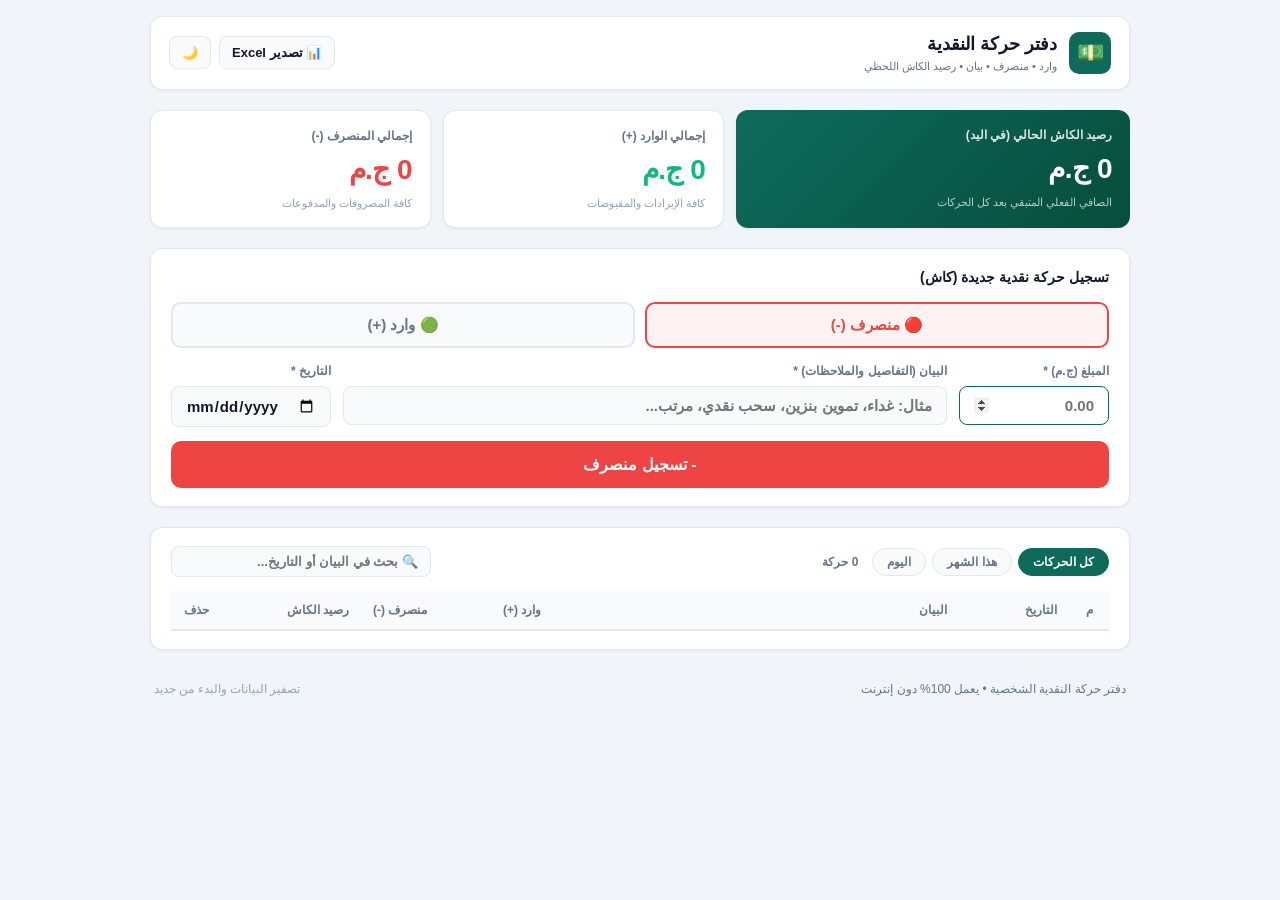
<file: cash/index.html>
<!DOCTYPE html>
<html lang="ar" dir="rtl">
<head>
  <meta charset="UTF-8">
  <meta name="viewport" content="width=device-width, initial-scale=1.0, maximum-scale=1.0, user-scalable=no">
  <title>دفتر حركة النقدية (وارد • منصرف • بيان • رصيد الكاش)</title>
  
  <meta name="theme-color" content="#0e6b5c">
  <link rel="stylesheet" href="styles.css">
  <link rel="icon" type="image/svg+xml" href="data:image/svg+xml,<svg xmlns='http://www.w3.org/2000/svg' viewBox='0 0 100 100'><rect width='100' height='100' rx='20' fill='%230e6b5c'/><text x='50' y='65' font-size='50' text-anchor='middle' fill='white'>💵</text></svg>">
</head>
<body>

<div class="container">

  <!-- Top Bar -->
  <header class="top-bar">
    <div class="top-brand">
      <div class="brand-icon">💵</div>
      <div>
        <div class="brand-name">دفتر حركة النقدية</div>
        <div class="brand-sub">وارد • منصرف • بيان • رصيد الكاش اللحظي</div>
      </div>
    </div>

    <div class="top-actions">
      <button id="btn-export-excel" class="btn-icon" title="تصدير كشيت إكسيل Excel">
        <span>📊 تصدير Excel</span>
      </button>
      <button id="btn-toggle-theme" class="btn-icon" title="الوضع الليلي / الفاتح">
        🌙
      </button>
    </div>
  </header>

  <!-- Cash Summary Stats Cards -->
  <section class="stats-grid">
    <div class="stat-box primary-balance">
      <div class="stat-title">رصيد الكاش الحالي (في اليد)</div>
      <div id="stat-current-balance" class="balance-val">0 ج.م</div>
      <div class="stat-sub">الصافي الفعلي المتبقي بعد كل الحركات</div>
    </div>

    <div class="stat-box">
      <div class="stat-title">إجمالي الوارد (+)</div>
      <div id="stat-total-in" class="balance-val text-in">0 ج.م</div>
      <div class="stat-sub">كافة الإيرادات والمقبوضات</div>
    </div>

    <div class="stat-box">
      <div class="stat-title">إجمالي المنصرف (-)</div>
      <div id="stat-total-out" class="balance-val text-out">0 ج.م</div>
      <div class="stat-sub">كافة المصروفات والمدفوعات</div>
    </div>
  </section>

  <!-- Add Cash Movement Form -->
  <section class="entry-card">
    <div class="entry-header">تسجيل حركة نقدية جديدة (كاش)</div>

    <form id="form-cash-entry">
      <!-- Type Selector Buttons -->
      <div class="type-buttons">
        <button type="button" id="btn-type-out" class="type-btn out active">
          <span>🔴 منصرف (-)</span>
        </button>
        <button type="button" id="btn-type-in" class="type-btn in">
          <span>🟢 وارد (+)</span>
        </button>
      </div>

      <!-- Inputs: Amount, Note, Date -->
      <div class="form-inputs-grid">
        <div class="form-field">
          <label class="form-label">المبلغ (ج.م) *</label>
          <input type="number" step="0.5" id="input-amount" class="form-input" placeholder="0.00" required autofocus>
        </div>

        <div class="form-field">
          <label class="form-label">البيان (التفاصيل والملاحظات) *</label>
          <input type="text" id="input-note" class="form-input" placeholder="مثال: غداء، تموين بنزين، سحب نقدي، مرتب..." required>
        </div>

        <div class="form-field">
          <label class="form-label">التاريخ *</label>
          <input type="date" id="input-date" class="form-input" required>
        </div>
      </div>

      <button type="submit" id="entry-submit-btn" class="btn-submit btn-out">
        - تسجيل منصرف
      </button>
    </form>
  </section>

  <!-- Ledger Table (دفتر النقدية) -->
  <section class="ledger-card">
    <div class="ledger-toolbar">
      <div class="filter-group">
        <button class="filter-btn active" data-period="all">كل الحركات</button>
        <button class="filter-btn" data-period="this_month">هذا الشهر</button>
        <button class="filter-btn" data-period="today">اليوم</button>
        <span id="tx-count-badge" style="align-self:center; font-size:12px; color:var(--text-muted); font-weight:700; margin-right:8px;">0 حركة</span>
      </div>

      <input type="text" id="input-search" class="form-input search-input" placeholder="🔍 بحث في البيان أو التاريخ...">
    </div>

    <div class="table-wrapper">
      <table class="ledger-table">
        <thead>
          <tr>
            <th style="width: 40px; text-align:center;">م</th>
            <th style="width: 110px;">التاريخ</th>
            <th>البيان</th>
            <th style="width: 130px; text-align:left;">وارد (+)</th>
            <th style="width: 130px; text-align:left;">منصرف (-)</th>
            <th style="width: 140px; text-align:right;">رصيد الكاش</th>
            <th style="width: 50px; text-align:center;">حذف</th>
          </tr>
        </thead>
        <tbody id="table-body">
          <!-- Injected via JS -->
        </tbody>
      </table>
    </div>
  </section>

  <!-- Footer -->
  <footer class="footer-bar">
    <div>دفتر حركة النقدية الشخصية • يعمل 100% دون إنترنت</div>
    <button id="btn-reset-data" style="background:transparent; border:none; color:var(--text-light); font-size:12px; cursor:pointer;" title="تصفير الدفتر">
      تصفير البيانات والبدء من جديد
    </button>
  </footer>

</div>

<!-- Scripts -->
<script src="xlsx.full.min.js"></script>
<script src="app.js"></script>

</body>
</html>
</file>
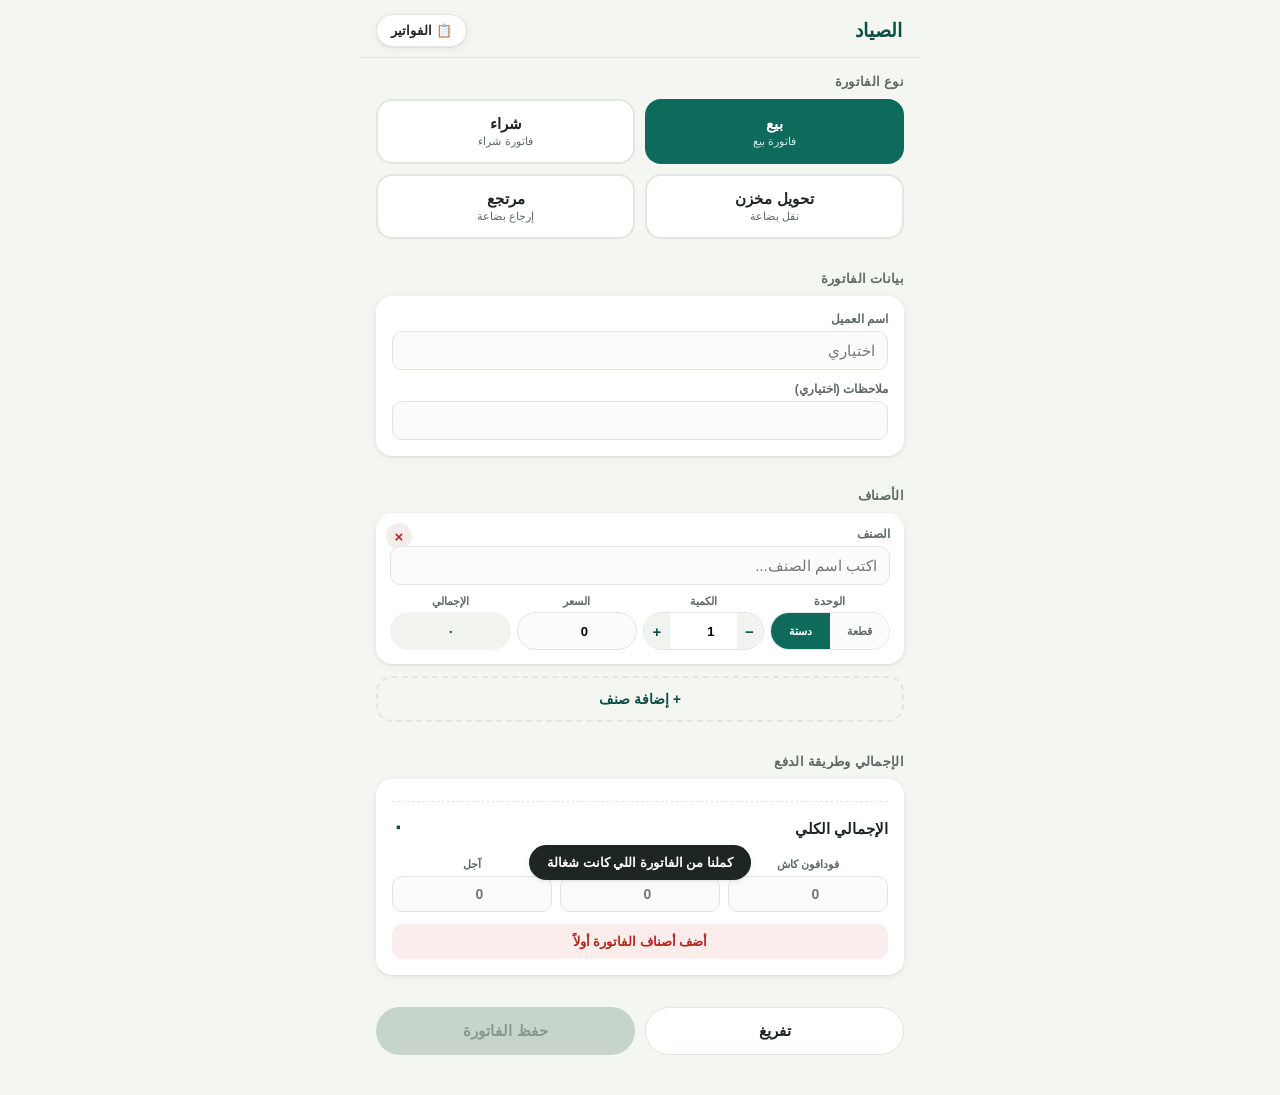
<file: index (5).html>
<!DOCTYPE html>
<html lang="ar" dir="rtl">
<head>
<meta charset="UTF-8">
<meta name="viewport" content="width=device-width, initial-scale=1.0, maximum-scale=1">
<title>الصياد - الفواتير</title>
<meta name="theme-color" content="#0E6B5C">
<meta name="mobile-web-app-capable" content="yes">
<meta name="apple-mobile-web-app-capable" content="yes">
<meta name="apple-mobile-web-app-status-bar-style" content="black-translucent">
<meta name="apple-mobile-web-app-title" content="الصياد">
<link rel="manifest" href="[data-uri]">
<link rel="apple-touch-icon" href="[data-uri]">
<link rel="icon" href="[data-uri]">
<!-- لا توجد أي ملفات أو خطوط خارجية هنا عن قصد — الصفحة دي شغالة بالكامل من غير إنترنت أو أي دومين محجوب، عشان تفتح على أي شبكة. -->
<script id="html2canvas-lib">
/* html2canvas 1.4.1 — مضمّنة هنا كاملة عشان الصفحة متعتمدش على أي رابط خارجي */
/*!
 * html2canvas 1.4.1 <https://html2canvas.hertzen.com>
 * Copyright (c) 2022 Niklas von Hertzen <https://hertzen.com>
 * Released under MIT License
 */
!function(A,e){"object"==typeof exports&&"undefined"!=typeof module?module.exports=e():"function"==typeof define&&define.amd?define(e):(A="undefined"!=typeof globalThis?globalThis:A||self).html2canvas=e()}(this,function(){"use strict";
/*! *****************************************************************************
    Copyright (c) Microsoft Corporation.

    Permission to use, copy, modify, and/or distribute this software for any
    purpose with or without fee is hereby granted.

    THE SOFTWARE IS PROVIDED "AS IS" AND THE AUTHOR DISCLAIMS ALL WARRANTIES WITH
    REGARD TO THIS SOFTWARE INCLUDING ALL IMPLIED WARRANTIES OF MERCHANTABILITY
    AND FITNESS. IN NO EVENT SHALL THE AUTHOR BE LIABLE FOR ANY SPECIAL, DIRECT,
    INDIRECT, OR CONSEQUENTIAL DAMAGES OR ANY DAMAGES WHATSOEVER RESULTING FROM
    LOSS OF USE, DATA OR PROFITS, WHETHER IN AN ACTION OF CONTRACT, NEGLIGENCE OR
    OTHER TORTIOUS ACTION, ARISING OUT OF OR IN CONNECTION WITH THE USE OR
    PERFORMANCE OF THIS SOFTWARE.
    ***************************************************************************** */var r=function(A,e){return(r=Object.setPrototypeOf||{__proto__:[]}instanceof Array&&function(A,e){A.__proto__=e}||function(A,e){for(var t in e)Object.prototype.hasOwnProperty.call(e,t)&&(A[t]=e[t])})(A,e)};function A(A,e){if("function"!=typeof e&&null!==e)throw new TypeError("Class extends value "+String(e)+" is not a constructor or null");function t(){this.constructor=A}r(A,e),A.prototype=null===e?Object.create(e):(t.prototype=e.prototype,new t)}var h=function(){return(h=Object.assign||function(A){for(var e,t=1,r=arguments.length;t<r;t++)for(var B in e=arguments[t])Object.prototype.hasOwnProperty.call(e,B)&&(A[B]=e[B]);return A}).apply(this,arguments)};function a(A,s,o,i){return new(o=o||Promise)(function(t,e){function r(A){try{n(i.next(A))}catch(A){e(A)}}function B(A){try{n(i.throw(A))}catch(A){e(A)}}function n(A){var e;A.done?t(A.value):((e=A.value)instanceof o?e:new o(function(A){A(e)})).then(r,B)}n((i=i.apply(A,s||[])).next())})}function H(t,r){var B,n,s,o={label:0,sent:function(){if(1&s[0])throw s[1];return s[1]},trys:[],ops:[]},A={next:e(0),throw:e(1),return:e(2)};return"function"==typeof Symbol&&(A[Symbol.iterator]=function(){return this}),A;function e(e){return function(A){return function(e){if(B)throw new TypeError("Generator is already executing.");for(;o;)try{if(B=1,n&&(s=2&e[0]?n.return:e[0]?n.throw||((s=n.return)&&s.call(n),0):n.next)&&!(s=s.call(n,e[1])).done)return s;switch(n=0,(e=s?[2&e[0],s.value]:e)[0]){case 0:case 1:s=e;break;case 4:return o.label++,{value:e[1],done:!1};case 5:o.label++,n=e[1],e=[0];continue;case 7:e=o.ops.pop(),o.trys.pop();continue;default:if(!(s=0<(s=o.trys).length&&s[s.length-1])&&(6===e[0]||2===e[0])){o=0;continue}if(3===e[0]&&(!s||e[1]>s[0]&&e[1]<s[3])){o.label=e[1];break}if(6===e[0]&&o.label<s[1]){o.label=s[1],s=e;break}if(s&&o.label<s[2]){o.label=s[2],o.ops.push(e);break}s[2]&&o.ops.pop(),o.trys.pop();continue}e=r.call(t,o)}catch(A){e=[6,A],n=0}finally{B=s=0}if(5&e[0])throw e[1];return{value:e[0]?e[1]:void 0,done:!0}}([e,A])}}}function t(A,e,t){if(t||2===arguments.length)for(var r,B=0,n=e.length;B<n;B++)!r&&B in e||((r=r||Array.prototype.slice.call(e,0,B))[B]=e[B]);return A.concat(r||e)}var d=(B.prototype.add=function(A,e,t,r){return new B(this.left+A,this.top+e,this.width+t,this.height+r)},B.fromClientRect=function(A,e){return new B(e.left+A.windowBounds.left,e.top+A.windowBounds.top,e.width,e.height)},B.fromDOMRectList=function(A,e){e=Array.from(e).find(function(A){return 0!==A.width});return e?new B(e.left+A.windowBounds.left,e.top+A.windowBounds.top,e.width,e.height):B.EMPTY},B.EMPTY=new B(0,0,0,0),B);function B(A,e,t,r){this.left=A,this.top=e,this.width=t,this.height=r}for(var f=function(A,e){return d.fromClientRect(A,e.getBoundingClientRect())},Q=function(A){for(var e=[],t=0,r=A.length;t<r;){var B,n=A.charCodeAt(t++);55296<=n&&n<=56319&&t<r?56320==(64512&(B=A.charCodeAt(t++)))?e.push(((1023&n)<<10)+(1023&B)+65536):(e.push(n),t--):e.push(n)}return e},g=function(){for(var A=[],e=0;e<arguments.length;e++)A[e]=arguments[e];if(String.fromCodePoint)return String.fromCodePoint.apply(String,A);var t=A.length;if(!t)return"";for(var r=[],B=-1,n="";++B<t;){var s=A[B];s<=65535?r.push(s):(s-=65536,r.push(55296+(s>>10),s%1024+56320)),(B+1===t||16384<r.length)&&(n+=String.fromCharCode.apply(String,r),r.length=0)}return n},e="ABCDEFGHIJKLMNOPQRSTUVWXYZabcdefghijklmnopqrstuvwxyz0123456789+/",n="undefined"==typeof Uint8Array?[]:new Uint8Array(256),s=0;s<e.length;s++)n[e.charCodeAt(s)]=s;for(var o="ABCDEFGHIJKLMNOPQRSTUVWXYZabcdefghijklmnopqrstuvwxyz0123456789+/",c="undefined"==typeof Uint8Array?[]:new Uint8Array(256),i=0;i<o.length;i++)c[o.charCodeAt(i)]=i;function w(A,e,t){return A.slice?A.slice(e,t):new Uint16Array(Array.prototype.slice.call(A,e,t))}var U=(l.prototype.get=function(A){var e;if(0<=A){if(A<55296||56319<A&&A<=65535)return e=this.index[A>>5],this.data[e=(e<<2)+(31&A)];if(A<=65535)return e=this.index[2048+(A-55296>>5)],this.data[e=(e<<2)+(31&A)];if(A<this.highStart)return e=this.index[e=2080+(A>>11)],e=this.index[e+=A>>5&63],this.data[e=(e<<2)+(31&A)];if(A<=1114111)return this.data[this.highValueIndex]}return this.errorValue},l);function l(A,e,t,r,B,n){this.initialValue=A,this.errorValue=e,this.highStart=t,this.highValueIndex=r,this.index=B,this.data=n}for(var C="ABCDEFGHIJKLMNOPQRSTUVWXYZabcdefghijklmnopqrstuvwxyz0123456789+/",u="undefined"==typeof Uint8Array?[]:new Uint8Array(256),F=0;F<C.length;F++)u[C.charCodeAt(F)]=F;function p(A,e,t,r){var B=r[t];if(Array.isArray(A)?-1!==A.indexOf(B):A===B)for(var n=t;n<=r.length;){if((o=r[++n])===e)return 1;if(o!==D)break}if(B===D)for(n=t;0<n;){var s=r[--n];if(Array.isArray(A)?-1!==A.indexOf(s):A===s)for(var o,i=t;i<=r.length;){if((o=r[++i])===e)return 1;if(o!==D)break}if(s!==D)break}}function E(A,e){for(var t=A;0<=t;){var r=e[t];if(r!==D)return r;t--}return 0}function I(t,A){var e=(B=function(A,r){void 0===r&&(r="strict");var B=[],n=[],s=[];return A.forEach(function(A,e){var t=rA.get(A);if(50<t?(s.push(!0),t-=50):s.push(!1),-1!==["normal","auto","loose"].indexOf(r)&&-1!==[8208,8211,12316,12448].indexOf(A))return n.push(e),B.push(16);if(4!==t&&11!==t)return n.push(e),31===t?B.push("strict"===r?O:q):t===AA||29===t?B.push(J):43===t?131072<=A&&A<=196605||196608<=A&&A<=262141?B.push(q):B.push(J):void B.push(t);if(0===e)return n.push(e),B.push(J);t=B[e-1];return-1===iA.indexOf(t)?(n.push(n[e-1]),B.push(t)):(n.push(e),B.push(J))}),[n,B,s]}(t,(A=A||{lineBreak:"normal",wordBreak:"normal"}).lineBreak))[0],r=B[1],B=B[2];return[e,r="break-all"===A.wordBreak||"break-word"===A.wordBreak?r.map(function(A){return-1!==[R,J,AA].indexOf(A)?q:A}):r,"keep-all"===A.wordBreak?B.map(function(A,e){return A&&19968<=t[e]&&t[e]<=40959}):void 0]}var y,K,m,L,b,D=10,v=13,x=15,M=17,S=18,T=19,G=20,O=21,V=22,k=24,R=25,N=26,P=27,X=28,J=30,Y=32,W=33,Z=34,_=35,q=37,j=38,z=39,$=40,AA=42,eA=[9001,65288],tA="×",rA=(m=function(A){var e,t,r,B,n=.75*A.length,s=A.length,o=0;"="===A[A.length-1]&&(n--,"="===A[A.length-2]&&n--);for(var n=new("undefined"!=typeof ArrayBuffer&&"undefined"!=typeof Uint8Array&&void 0!==Uint8Array.prototype.slice?ArrayBuffer:Array)(n),i=Array.isArray(n)?n:new Uint8Array(n),Q=0;Q<s;Q+=4)e=c[A.charCodeAt(Q)],t=c[A.charCodeAt(Q+1)],r=c[A.charCodeAt(Q+2)],B=c[A.charCodeAt(Q+3)],i[o++]=e<<2|t>>4,i[o++]=(15&t)<<4|r>>2,i[o++]=(3&r)<<6|63&B;return n}(y="[base64]/[base64]/[base64]/8DvwO/A78DvwO/A78DvwO/A78DvwO/A78DvwO/A78DvwO/A78DvwO/A78DvwO/A78DvwO/[base64]/CzAAMACHC4sLkwubC58Lpwt1AK4Ltgt1APsDMAAwADAAMAAwADAAMAAwAL4LwwvLC9IL1wvdCzAAMADlC+kL8Qv5C/[base64]/[base64]/[base64]//[base64]"),L=Array.isArray(m)?function(A){for(var e=A.length,t=[],r=0;r<e;r+=4)t.push(A[r+3]<<24|A[r+2]<<16|A[r+1]<<8|A[r]);return t}(m):new Uint32Array(m),b=Array.isArray(m)?function(A){for(var e=A.length,t=[],r=0;r<e;r+=2)t.push(A[r+1]<<8|A[r]);return t}(m):new Uint16Array(m),y=w(b,12,L[4]/2),K=2===L[5]?w(b,(24+L[4])/2):(m=L,b=Math.ceil((24+L[4])/4),m.slice?m.slice(b,K):new Uint32Array(Array.prototype.slice.call(m,b,K))),new U(L[0],L[1],L[2],L[3],y,K)),BA=[J,36],nA=[1,2,3,5],sA=[D,8],oA=[P,N],iA=nA.concat(sA),QA=[j,z,$,Z,_],cA=[x,v],aA=(gA.prototype.slice=function(){return g.apply(void 0,this.codePoints.slice(this.start,this.end))},gA);function gA(A,e,t,r){this.codePoints=A,this.required="!"===e,this.start=t,this.end=r}function wA(A,e){var t=Q(A),r=(e=I(t,e))[0],B=e[1],n=e[2],s=t.length,o=0,i=0;return{next:function(){if(s<=i)return{done:!0,value:null};for(var A=tA;i<s&&(A=function(A,e,t,r,B){if(0===t[r])return tA;var n=r-1;if(Array.isArray(B)&&!0===B[n])return tA;var s=n-1,o=1+n,i=e[n],r=0<=s?e[s]:0,B=e[o];if(2===i&&3===B)return tA;if(-1!==nA.indexOf(i))return"!";if(-1!==nA.indexOf(B))return tA;if(-1!==sA.indexOf(B))return tA;if(8===E(n,e))return"÷";if(11===rA.get(A[n]))return tA;if((i===Y||i===W)&&11===rA.get(A[o]))return tA;if(7===i||7===B)return tA;if(9===i)return tA;if(-1===[D,v,x].indexOf(i)&&9===B)return tA;if(-1!==[M,S,T,k,X].indexOf(B))return tA;if(E(n,e)===V)return tA;if(p(23,V,n,e))return tA;if(p([M,S],O,n,e))return tA;if(p(12,12,n,e))return tA;if(i===D)return"÷";if(23===i||23===B)return tA;if(16===B||16===i)return"÷";if(-1!==[v,x,O].indexOf(B)||14===i)return tA;if(36===r&&-1!==cA.indexOf(i))return tA;if(i===X&&36===B)return tA;if(B===G)return tA;if(-1!==BA.indexOf(B)&&i===R||-1!==BA.indexOf(i)&&B===R)return tA;if(i===P&&-1!==[q,Y,W].indexOf(B)||-1!==[q,Y,W].indexOf(i)&&B===N)return tA;if(-1!==BA.indexOf(i)&&-1!==oA.indexOf(B)||-1!==oA.indexOf(i)&&-1!==BA.indexOf(B))return tA;if(-1!==[P,N].indexOf(i)&&(B===R||-1!==[V,x].indexOf(B)&&e[1+o]===R)||-1!==[V,x].indexOf(i)&&B===R||i===R&&-1!==[R,X,k].indexOf(B))return tA;if(-1!==[R,X,k,M,S].indexOf(B))for(var Q=n;0<=Q;){if((c=e[Q])===R)return tA;if(-1===[X,k].indexOf(c))break;Q--}if(-1!==[P,N].indexOf(B))for(var c,Q=-1!==[M,S].indexOf(i)?s:n;0<=Q;){if((c=e[Q])===R)return tA;if(-1===[X,k].indexOf(c))break;Q--}if(j===i&&-1!==[j,z,Z,_].indexOf(B)||-1!==[z,Z].indexOf(i)&&-1!==[z,$].indexOf(B)||-1!==[$,_].indexOf(i)&&B===$)return tA;if(-1!==QA.indexOf(i)&&-1!==[G,N].indexOf(B)||-1!==QA.indexOf(B)&&i===P)return tA;if(-1!==BA.indexOf(i)&&-1!==BA.indexOf(B))return tA;if(i===k&&-1!==BA.indexOf(B))return tA;if(-1!==BA.concat(R).indexOf(i)&&B===V&&-1===eA.indexOf(A[o])||-1!==BA.concat(R).indexOf(B)&&i===S)return tA;if(41===i&&41===B){for(var a=t[n],g=1;0<a&&41===e[--a];)g++;if(g%2!=0)return tA}return i===Y&&B===W?tA:"÷"}(t,B,r,++i,n))===tA;);if(A===tA&&i!==s)return{done:!0,value:null};var e=new aA(t,A,o,i);return o=i,{value:e,done:!1}}}}function UA(A){return 48<=A&&A<=57}function lA(A){return UA(A)||65<=A&&A<=70||97<=A&&A<=102}function CA(A){return 10===A||9===A||32===A}function uA(A){return 97<=(t=e=A)&&t<=122||65<=(e=e)&&e<=90||128<=A||95===A;var e,t}function FA(A){return uA(A)||UA(A)||45===A}function hA(A,e){return 92===A&&10!==e}function dA(A,e,t){return 45===A?uA(e)||hA(e,t):!!uA(A)||92===A&&10!==e}function fA(A,e,t){return 43===A||45===A?!!UA(e)||46===e&&UA(t):UA(46===A?e:A)}var HA={type:2},pA={type:3},EA={type:4},IA={type:13},yA={type:8},KA={type:21},mA={type:9},LA={type:10},bA={type:11},DA={type:12},vA={type:14},xA={type:23},MA={type:1},SA={type:25},TA={type:24},GA={type:26},OA={type:27},VA={type:28},kA={type:29},RA={type:31},NA={type:32},PA=(XA.prototype.write=function(A){this._value=this._value.concat(Q(A))},XA.prototype.read=function(){for(var A=[],e=this.consumeToken();e!==NA;)A.push(e),e=this.consumeToken();return A},XA.prototype.consumeToken=function(){var A=this.consumeCodePoint();switch(A){case 34:return this.consumeStringToken(34);case 35:var e=this.peekCodePoint(0),t=this.peekCodePoint(1),r=this.peekCodePoint(2);if(FA(e)||hA(t,r)){var B=dA(e,t,r)?2:1;return{type:5,value:this.consumeName(),flags:B}}break;case 36:if(61===this.peekCodePoint(0))return this.consumeCodePoint(),IA;break;case 39:return this.consumeStringToken(39);case 40:return HA;case 41:return pA;case 42:if(61===this.peekCodePoint(0))return this.consumeCodePoint(),vA;break;case 43:if(fA(A,this.peekCodePoint(0),this.peekCodePoint(1)))return this.reconsumeCodePoint(A),this.consumeNumericToken();break;case 44:return EA;case 45:var r=A,B=this.peekCodePoint(0),n=this.peekCodePoint(1);if(fA(r,B,n))return this.reconsumeCodePoint(A),this.consumeNumericToken();if(dA(r,B,n))return this.reconsumeCodePoint(A),this.consumeIdentLikeToken();if(45===B&&62===n)return this.consumeCodePoint(),this.consumeCodePoint(),TA;break;case 46:if(fA(A,this.peekCodePoint(0),this.peekCodePoint(1)))return this.reconsumeCodePoint(A),this.consumeNumericToken();break;case 47:if(42===this.peekCodePoint(0))for(this.consumeCodePoint();;){var s=this.consumeCodePoint();if(42===s&&47===(s=this.consumeCodePoint()))return this.consumeToken();if(-1===s)return this.consumeToken()}break;case 58:return GA;case 59:return OA;case 60:if(33===this.peekCodePoint(0)&&45===this.peekCodePoint(1)&&45===this.peekCodePoint(2))return this.consumeCodePoint(),this.consumeCodePoint(),SA;break;case 64:var n=this.peekCodePoint(0),o=this.peekCodePoint(1),i=this.peekCodePoint(2);if(dA(n,o,i))return{type:7,value:this.consumeName()};break;case 91:return VA;case 92:if(hA(A,this.peekCodePoint(0)))return this.reconsumeCodePoint(A),this.consumeIdentLikeToken();break;case 93:return kA;case 61:if(61===this.peekCodePoint(0))return this.consumeCodePoint(),yA;break;case 123:return bA;case 125:return DA;case 117:case 85:o=this.peekCodePoint(0),i=this.peekCodePoint(1);return 43!==o||!lA(i)&&63!==i||(this.consumeCodePoint(),this.consumeUnicodeRangeToken()),this.reconsumeCodePoint(A),this.consumeIdentLikeToken();case 124:if(61===this.peekCodePoint(0))return this.consumeCodePoint(),mA;if(124===this.peekCodePoint(0))return this.consumeCodePoint(),KA;break;case 126:if(61===this.peekCodePoint(0))return this.consumeCodePoint(),LA;break;case-1:return NA}return CA(A)?(this.consumeWhiteSpace(),RA):UA(A)?(this.reconsumeCodePoint(A),this.consumeNumericToken()):uA(A)?(this.reconsumeCodePoint(A),this.consumeIdentLikeToken()):{type:6,value:g(A)}},XA.prototype.consumeCodePoint=function(){var A=this._value.shift();return void 0===A?-1:A},XA.prototype.reconsumeCodePoint=function(A){this._value.unshift(A)},XA.prototype.peekCodePoint=function(A){return A>=this._value.length?-1:this._value[A]},XA.prototype.consumeUnicodeRangeToken=function(){for(var A=[],e=this.consumeCodePoint();lA(e)&&A.length<6;)A.push(e),e=this.consumeCodePoint();for(var t=!1;63===e&&A.length<6;)A.push(e),e=this.consumeCodePoint(),t=!0;if(t)return{type:30,start:parseInt(g.apply(void 0,A.map(function(A){return 63===A?48:A})),16),end:parseInt(g.apply(void 0,A.map(function(A){return 63===A?70:A})),16)};var r=parseInt(g.apply(void 0,A),16);if(45===this.peekCodePoint(0)&&lA(this.peekCodePoint(1))){this.consumeCodePoint();for(var e=this.consumeCodePoint(),B=[];lA(e)&&B.length<6;)B.push(e),e=this.consumeCodePoint();return{type:30,start:r,end:parseInt(g.apply(void 0,B),16)}}return{type:30,start:r,end:r}},XA.prototype.consumeIdentLikeToken=function(){var A=this.consumeName();return"url"===A.toLowerCase()&&40===this.peekCodePoint(0)?(this.consumeCodePoint(),this.consumeUrlToken()):40===this.peekCodePoint(0)?(this.consumeCodePoint(),{type:19,value:A}):{type:20,value:A}},XA.prototype.consumeUrlToken=function(){var A=[];if(this.consumeWhiteSpace(),-1===this.peekCodePoint(0))return{type:22,value:""};var e,t=this.peekCodePoint(0);if(39===t||34===t){t=this.consumeStringToken(this.consumeCodePoint());return 0===t.type&&(this.consumeWhiteSpace(),-1===this.peekCodePoint(0)||41===this.peekCodePoint(0))?(this.consumeCodePoint(),{type:22,value:t.value}):(this.consumeBadUrlRemnants(),xA)}for(;;){var r=this.consumeCodePoint();if(-1===r||41===r)return{type:22,value:g.apply(void 0,A)};if(CA(r))return this.consumeWhiteSpace(),-1===this.peekCodePoint(0)||41===this.peekCodePoint(0)?(this.consumeCodePoint(),{type:22,value:g.apply(void 0,A)}):(this.consumeBadUrlRemnants(),xA);if(34===r||39===r||40===r||(0<=(e=r)&&e<=8||11===e||14<=e&&e<=31||127===e))return this.consumeBadUrlRemnants(),xA;if(92===r){if(!hA(r,this.peekCodePoint(0)))return this.consumeBadUrlRemnants(),xA;A.push(this.consumeEscapedCodePoint())}else A.push(r)}},XA.prototype.consumeWhiteSpace=function(){for(;CA(this.peekCodePoint(0));)this.consumeCodePoint()},XA.prototype.consumeBadUrlRemnants=function(){for(;;){var A=this.consumeCodePoint();if(41===A||-1===A)return;hA(A,this.peekCodePoint(0))&&this.consumeEscapedCodePoint()}},XA.prototype.consumeStringSlice=function(A){for(var e="";0<A;){var t=Math.min(5e4,A);e+=g.apply(void 0,this._value.splice(0,t)),A-=t}return this._value.shift(),e},XA.prototype.consumeStringToken=function(A){for(var e="",t=0;;){var r,B=this._value[t];if(-1===B||void 0===B||B===A)return{type:0,value:e+=this.consumeStringSlice(t)};if(10===B)return this._value.splice(0,t),MA;92!==B||-1!==(r=this._value[t+1])&&void 0!==r&&(10===r?(e+=this.consumeStringSlice(t),t=-1,this._value.shift()):hA(B,r)&&(e+=this.consumeStringSlice(t),e+=g(this.consumeEscapedCodePoint()),t=-1)),t++}},XA.prototype.consumeNumber=function(){var A=[],e=4;for(43!==(t=this.peekCodePoint(0))&&45!==t||A.push(this.consumeCodePoint());UA(this.peekCodePoint(0));)A.push(this.consumeCodePoint());var t=this.peekCodePoint(0),r=this.peekCodePoint(1);if(46===t&&UA(r))for(A.push(this.consumeCodePoint(),this.consumeCodePoint()),e=8;UA(this.peekCodePoint(0));)A.push(this.consumeCodePoint());t=this.peekCodePoint(0);var r=this.peekCodePoint(1),B=this.peekCodePoint(2);if((69===t||101===t)&&((43===r||45===r)&&UA(B)||UA(r)))for(A.push(this.consumeCodePoint(),this.consumeCodePoint()),e=8;UA(this.peekCodePoint(0));)A.push(this.consumeCodePoint());return[function(A){var e=0,t=1;43!==A[e]&&45!==A[e]||(45===A[e]&&(t=-1),e++);for(var r=[];UA(A[e]);)r.push(A[e++]);var B=r.length?parseInt(g.apply(void 0,r),10):0;46===A[e]&&e++;for(var n=[];UA(A[e]);)n.push(A[e++]);var s=n.length,o=s?parseInt(g.apply(void 0,n),10):0;69!==A[e]&&101!==A[e]||e++;var i=1;43!==A[e]&&45!==A[e]||(45===A[e]&&(i=-1),e++);for(var Q=[];UA(A[e]);)Q.push(A[e++]);var c=Q.length?parseInt(g.apply(void 0,Q),10):0;return t*(B+o*Math.pow(10,-s))*Math.pow(10,i*c)}(A),e]},XA.prototype.consumeNumericToken=function(){var A=this.consumeNumber(),e=A[0],t=A[1],r=this.peekCodePoint(0),B=this.peekCodePoint(1),A=this.peekCodePoint(2);return dA(r,B,A)?{type:15,number:e,flags:t,unit:this.consumeName()}:37===r?(this.consumeCodePoint(),{type:16,number:e,flags:t}):{type:17,number:e,flags:t}},XA.prototype.consumeEscapedCodePoint=function(){var A,e=this.consumeCodePoint();if(lA(e)){for(var t=g(e);lA(this.peekCodePoint(0))&&t.length<6;)t+=g(this.consumeCodePoint());CA(this.peekCodePoint(0))&&this.consumeCodePoint();var r=parseInt(t,16);return 0===r||55296<=(A=r)&&A<=57343||1114111<r?65533:r}return-1===e?65533:e},XA.prototype.consumeName=function(){for(var A="";;){var e=this.consumeCodePoint();if(FA(e))A+=g(e);else{if(!hA(e,this.peekCodePoint(0)))return this.reconsumeCodePoint(e),A;A+=g(this.consumeEscapedCodePoint())}}},XA);function XA(){this._value=[]}var JA=(YA.create=function(A){var e=new PA;return e.write(A),new YA(e.read())},YA.parseValue=function(A){return YA.create(A).parseComponentValue()},YA.parseValues=function(A){return YA.create(A).parseComponentValues()},YA.prototype.parseComponentValue=function(){for(var A=this.consumeToken();31===A.type;)A=this.consumeToken();if(32===A.type)throw new SyntaxError("Error parsing CSS component value, unexpected EOF");this.reconsumeToken(A);for(var e=this.consumeComponentValue();31===(A=this.consumeToken()).type;);if(32===A.type)return e;throw new SyntaxError("Error parsing CSS component value, multiple values found when expecting only one")},YA.prototype.parseComponentValues=function(){for(var A=[];;){var e=this.consumeComponentValue();if(32===e.type)return A;A.push(e),A.push()}},YA.prototype.consumeComponentValue=function(){var A=this.consumeToken();switch(A.type){case 11:case 28:case 2:return this.consumeSimpleBlock(A.type);case 19:return this.consumeFunction(A)}return A},YA.prototype.consumeSimpleBlock=function(A){for(var e={type:A,values:[]},t=this.consumeToken();;){if(32===t.type||ce(t,A))return e;this.reconsumeToken(t),e.values.push(this.consumeComponentValue()),t=this.consumeToken()}},YA.prototype.consumeFunction=function(A){for(var e={name:A.value,values:[],type:18};;){var t=this.consumeToken();if(32===t.type||3===t.type)return e;this.reconsumeToken(t),e.values.push(this.consumeComponentValue())}},YA.prototype.consumeToken=function(){var A=this._tokens.shift();return void 0===A?NA:A},YA.prototype.reconsumeToken=function(A){this._tokens.unshift(A)},YA);function YA(A){this._tokens=A}function WA(A){return 15===A.type}function ZA(A){return 17===A.type}function _A(A){return 20===A.type}function qA(A){return 0===A.type}function jA(A,e){return _A(A)&&A.value===e}function zA(A){return 31!==A.type}function $A(A){return 31!==A.type&&4!==A.type}function Ae(A){var e=[],t=[];return A.forEach(function(A){if(4===A.type){if(0===t.length)throw new Error("Error parsing function args, zero tokens for arg");return e.push(t),void(t=[])}31!==A.type&&t.push(A)}),t.length&&e.push(t),e}function ee(A){return 17===A.type||15===A.type}function te(A){return 16===A.type||ee(A)}function re(A){return 1<A.length?[A[0],A[1]]:[A[0]]}function Be(A,e,t){var r=A[0],A=A[1];return[Ue(r,e),Ue(void 0!==A?A:r,t)]}function ne(A){return 15===A.type&&("deg"===A.unit||"grad"===A.unit||"rad"===A.unit||"turn"===A.unit)}function se(A){switch(A.filter(_A).map(function(A){return A.value}).join(" ")){case"to bottom right":case"to right bottom":case"left top":case"top left":return[ae,ae];case"to top":case"bottom":return Ce(0);case"to bottom left":case"to left bottom":case"right top":case"top right":return[ae,we];case"to right":case"left":return Ce(90);case"to top left":case"to left top":case"right bottom":case"bottom right":return[we,we];case"to bottom":case"top":return Ce(180);case"to top right":case"to right top":case"left bottom":case"bottom left":return[we,ae];case"to left":case"right":return Ce(270)}return 0}function oe(A){return 0==(255&A)}function ie(A){var e=255&A,t=255&A>>8,r=255&A>>16,A=255&A>>24;return e<255?"rgba("+A+","+r+","+t+","+e/255+")":"rgb("+A+","+r+","+t+")"}function Qe(A,e){if(17===A.type)return A.number;if(16!==A.type)return 0;var t=3===e?1:255;return 3===e?A.number/100*t:Math.round(A.number/100*t)}var ce=function(A,e){return 11===e&&12===A.type||(28===e&&29===A.type||2===e&&3===A.type)},ae={type:17,number:0,flags:4},ge={type:16,number:50,flags:4},we={type:16,number:100,flags:4},Ue=function(A,e){if(16===A.type)return A.number/100*e;if(WA(A))switch(A.unit){case"rem":case"em":return 16*A.number;default:return A.number}return A.number},le=function(A,e){if(15===e.type)switch(e.unit){case"deg":return Math.PI*e.number/180;case"grad":return Math.PI/200*e.number;case"rad":return e.number;case"turn":return 2*Math.PI*e.number}throw new Error("Unsupported angle type")},Ce=function(A){return Math.PI*A/180},ue=function(A,e){if(18===e.type){var t=me[e.name];if(void 0===t)throw new Error('Attempting to parse an unsupported color function "'+e.name+'"');return t(A,e.values)}if(5===e.type){if(3===e.value.length){var r=e.value.substring(0,1),B=e.value.substring(1,2),n=e.value.substring(2,3);return Fe(parseInt(r+r,16),parseInt(B+B,16),parseInt(n+n,16),1)}if(4===e.value.length){var r=e.value.substring(0,1),B=e.value.substring(1,2),n=e.value.substring(2,3),s=e.value.substring(3,4);return Fe(parseInt(r+r,16),parseInt(B+B,16),parseInt(n+n,16),parseInt(s+s,16)/255)}if(6===e.value.length){r=e.value.substring(0,2),B=e.value.substring(2,4),n=e.value.substring(4,6);return Fe(parseInt(r,16),parseInt(B,16),parseInt(n,16),1)}if(8===e.value.length){r=e.value.substring(0,2),B=e.value.substring(2,4),n=e.value.substring(4,6),s=e.value.substring(6,8);return Fe(parseInt(r,16),parseInt(B,16),parseInt(n,16),parseInt(s,16)/255)}}if(20===e.type){e=Le[e.value.toUpperCase()];if(void 0!==e)return e}return Le.TRANSPARENT},Fe=function(A,e,t,r){return(A<<24|e<<16|t<<8|Math.round(255*r)<<0)>>>0},he=function(A,e){e=e.filter($A);if(3===e.length){var t=e.map(Qe),r=t[0],B=t[1],t=t[2];return Fe(r,B,t,1)}if(4!==e.length)return 0;e=e.map(Qe),r=e[0],B=e[1],t=e[2],e=e[3];return Fe(r,B,t,e)};function de(A,e,t){return t<0&&(t+=1),1<=t&&--t,t<1/6?(e-A)*t*6+A:t<.5?e:t<2/3?6*(e-A)*(2/3-t)+A:A}function fe(A,e){return ue(A,JA.create(e).parseComponentValue())}function He(A,e){return A=ue(A,e[0]),(e=e[1])&&te(e)?{color:A,stop:e}:{color:A,stop:null}}function pe(A,t){var e=A[0],r=A[A.length-1];null===e.stop&&(e.stop=ae),null===r.stop&&(r.stop=we);for(var B=[],n=0,s=0;s<A.length;s++){var o=A[s].stop;null!==o?(n<(o=Ue(o,t))?B.push(o):B.push(n),n=o):B.push(null)}for(var i=null,s=0;s<B.length;s++){var Q=B[s];if(null===Q)null===i&&(i=s);else if(null!==i){for(var c=s-i,a=(Q-B[i-1])/(1+c),g=1;g<=c;g++)B[i+g-1]=a*g;i=null}}return A.map(function(A,e){return{color:A.color,stop:Math.max(Math.min(1,B[e]/t),0)}})}function Ee(A,e,t){var r="number"==typeof A?A:(s=e/2,r=(n=t)/2,s=Ue((B=A)[0],e)-s,n=r-Ue(B[1],n),(Math.atan2(n,s)+2*Math.PI)%(2*Math.PI)),B=Math.abs(e*Math.sin(r))+Math.abs(t*Math.cos(r)),n=e/2,s=t/2,e=B/2,t=Math.sin(r-Math.PI/2)*e,e=Math.cos(r-Math.PI/2)*e;return[B,n-e,n+e,s-t,s+t]}function Ie(A,e){return Math.sqrt(A*A+e*e)}function ye(A,e,B,n,s){return[[0,0],[0,e],[A,0],[A,e]].reduce(function(A,e){var t=e[0],r=e[1],r=Ie(B-t,n-r);return(s?r<A.optimumDistance:r>A.optimumDistance)?{optimumCorner:e,optimumDistance:r}:A},{optimumDistance:s?1/0:-1/0,optimumCorner:null}).optimumCorner}var Ke=function(A,e){var t=e.filter($A),r=t[0],B=t[1],n=t[2],e=t[3],t=(17===r.type?Ce(r.number):le(A,r))/(2*Math.PI),A=te(B)?B.number/100:0,r=te(n)?n.number/100:0,B=void 0!==e&&te(e)?Ue(e,1):1;if(0==A)return Fe(255*r,255*r,255*r,1);n=r<=.5?r*(1+A):r+A-r*A,e=2*r-n,A=de(e,n,t+1/3),r=de(e,n,t),t=de(e,n,t-1/3);return Fe(255*A,255*r,255*t,B)},me={hsl:Ke,hsla:Ke,rgb:he,rgba:he},Le={ALICEBLUE:4042850303,ANTIQUEWHITE:4209760255,AQUA:16777215,AQUAMARINE:2147472639,AZURE:4043309055,BEIGE:4126530815,BISQUE:4293182719,BLACK:255,BLANCHEDALMOND:4293643775,BLUE:65535,BLUEVIOLET:2318131967,BROWN:2771004159,BURLYWOOD:3736635391,CADETBLUE:1604231423,CHARTREUSE:2147418367,CHOCOLATE:3530104575,CORAL:4286533887,CORNFLOWERBLUE:1687547391,CORNSILK:4294499583,CRIMSON:3692313855,CYAN:16777215,DARKBLUE:35839,DARKCYAN:9145343,DARKGOLDENROD:3095837695,DARKGRAY:2846468607,DARKGREEN:6553855,DARKGREY:2846468607,DARKKHAKI:3182914559,DARKMAGENTA:2332068863,DARKOLIVEGREEN:1433087999,DARKORANGE:4287365375,DARKORCHID:2570243327,DARKRED:2332033279,DARKSALMON:3918953215,DARKSEAGREEN:2411499519,DARKSLATEBLUE:1211993087,DARKSLATEGRAY:793726975,DARKSLATEGREY:793726975,DARKTURQUOISE:13554175,DARKVIOLET:2483082239,DEEPPINK:4279538687,DEEPSKYBLUE:12582911,DIMGRAY:1768516095,DIMGREY:1768516095,DODGERBLUE:512819199,FIREBRICK:2988581631,FLORALWHITE:4294635775,FORESTGREEN:579543807,FUCHSIA:4278255615,GAINSBORO:3705462015,GHOSTWHITE:4177068031,GOLD:4292280575,GOLDENROD:3668254975,GRAY:2155905279,GREEN:8388863,GREENYELLOW:2919182335,GREY:2155905279,HONEYDEW:4043305215,HOTPINK:4285117695,INDIANRED:3445382399,INDIGO:1258324735,IVORY:4294963455,KHAKI:4041641215,LAVENDER:3873897215,LAVENDERBLUSH:4293981695,LAWNGREEN:2096890111,LEMONCHIFFON:4294626815,LIGHTBLUE:2916673279,LIGHTCORAL:4034953471,LIGHTCYAN:3774873599,LIGHTGOLDENRODYELLOW:4210742015,LIGHTGRAY:3553874943,LIGHTGREEN:2431553791,LIGHTGREY:3553874943,LIGHTPINK:4290167295,LIGHTSALMON:4288707327,LIGHTSEAGREEN:548580095,LIGHTSKYBLUE:2278488831,LIGHTSLATEGRAY:2005441023,LIGHTSLATEGREY:2005441023,LIGHTSTEELBLUE:2965692159,LIGHTYELLOW:4294959359,LIME:16711935,LIMEGREEN:852308735,LINEN:4210091775,MAGENTA:4278255615,MAROON:2147483903,MEDIUMAQUAMARINE:1724754687,MEDIUMBLUE:52735,MEDIUMORCHID:3126187007,MEDIUMPURPLE:2473647103,MEDIUMSEAGREEN:1018393087,MEDIUMSLATEBLUE:2070474495,MEDIUMSPRINGGREEN:16423679,MEDIUMTURQUOISE:1221709055,MEDIUMVIOLETRED:3340076543,MIDNIGHTBLUE:421097727,MINTCREAM:4127193855,MISTYROSE:4293190143,MOCCASIN:4293178879,NAVAJOWHITE:4292783615,NAVY:33023,OLDLACE:4260751103,OLIVE:2155872511,OLIVEDRAB:1804477439,ORANGE:4289003775,ORANGERED:4282712319,ORCHID:3664828159,PALEGOLDENROD:4008225535,PALEGREEN:2566625535,PALETURQUOISE:2951671551,PALEVIOLETRED:3681588223,PAPAYAWHIP:4293907967,PEACHPUFF:4292524543,PERU:3448061951,PINK:4290825215,PLUM:3718307327,POWDERBLUE:2967529215,PURPLE:2147516671,REBECCAPURPLE:1714657791,RED:4278190335,ROSYBROWN:3163525119,ROYALBLUE:1097458175,SADDLEBROWN:2336560127,SALMON:4202722047,SANDYBROWN:4104413439,SEAGREEN:780883967,SEASHELL:4294307583,SIENNA:2689740287,SILVER:3233857791,SKYBLUE:2278484991,SLATEBLUE:1784335871,SLATEGRAY:1887473919,SLATEGREY:1887473919,SNOW:4294638335,SPRINGGREEN:16744447,STEELBLUE:1182971135,TAN:3535047935,TEAL:8421631,THISTLE:3636451583,TOMATO:4284696575,TRANSPARENT:0,TURQUOISE:1088475391,VIOLET:4001558271,WHEAT:4125012991,WHITE:4294967295,WHITESMOKE:4126537215,YELLOW:4294902015,YELLOWGREEN:2597139199},be={name:"background-clip",initialValue:"border-box",prefix:!1,type:1,parse:function(A,e){return e.map(function(A){if(_A(A))switch(A.value){case"padding-box":return 1;case"content-box":return 2}return 0})}},De={name:"background-color",initialValue:"transparent",prefix:!1,type:3,format:"color"},Ke=function(t,A){var r=Ce(180),B=[];return Ae(A).forEach(function(A,e){if(0===e){e=A[0];if(20===e.type&&-1!==["top","left","right","bottom"].indexOf(e.value))return void(r=se(A));if(ne(e))return void(r=(le(t,e)+Ce(270))%Ce(360))}A=He(t,A);B.push(A)}),{angle:r,stops:B,type:1}},ve="closest-side",xe="farthest-side",Me="closest-corner",Se="farthest-corner",Te="ellipse",Ge="contain",he=function(r,A){var B=0,n=3,s=[],o=[];return Ae(A).forEach(function(A,e){var t=!0;0===e?t=A.reduce(function(A,e){if(_A(e))switch(e.value){case"center":return o.push(ge),!1;case"top":case"left":return o.push(ae),!1;case"right":case"bottom":return o.push(we),!1}else if(te(e)||ee(e))return o.push(e),!1;return A},t):1===e&&(t=A.reduce(function(A,e){if(_A(e))switch(e.value){case"circle":return B=0,!1;case Te:return!(B=1);case Ge:case ve:return n=0,!1;case xe:return!(n=1);case Me:return!(n=2);case"cover":case Se:return!(n=3)}else if(ee(e)||te(e))return(n=!Array.isArray(n)?[]:n).push(e),!1;return A},t)),t&&(A=He(r,A),s.push(A))}),{size:n,shape:B,stops:s,position:o,type:2}},Oe=function(A,e){if(22===e.type){var t={url:e.value,type:0};return A.cache.addImage(e.value),t}if(18!==e.type)throw new Error("Unsupported image type "+e.type);t=ke[e.name];if(void 0===t)throw new Error('Attempting to parse an unsupported image function "'+e.name+'"');return t(A,e.values)};var Ve,ke={"linear-gradient":function(t,A){var r=Ce(180),B=[];return Ae(A).forEach(function(A,e){if(0===e){e=A[0];if(20===e.type&&"to"===e.value)return void(r=se(A));if(ne(e))return void(r=le(t,e))}A=He(t,A);B.push(A)}),{angle:r,stops:B,type:1}},"-moz-linear-gradient":Ke,"-ms-linear-gradient":Ke,"-o-linear-gradient":Ke,"-webkit-linear-gradient":Ke,"radial-gradient":function(B,A){var n=0,s=3,o=[],i=[];return Ae(A).forEach(function(A,e){var t,r=!0;0===e&&(t=!1,r=A.reduce(function(A,e){if(t)if(_A(e))switch(e.value){case"center":return i.push(ge),A;case"top":case"left":return i.push(ae),A;case"right":case"bottom":return i.push(we),A}else(te(e)||ee(e))&&i.push(e);else if(_A(e))switch(e.value){case"circle":return n=0,!1;case Te:return!(n=1);case"at":return!(t=!0);case ve:return s=0,!1;case"cover":case xe:return!(s=1);case Ge:case Me:return!(s=2);case Se:return!(s=3)}else if(ee(e)||te(e))return(s=!Array.isArray(s)?[]:s).push(e),!1;return A},r)),r&&(A=He(B,A),o.push(A))}),{size:s,shape:n,stops:o,position:i,type:2}},"-moz-radial-gradient":he,"-ms-radial-gradient":he,"-o-radial-gradient":he,"-webkit-radial-gradient":he,"-webkit-gradient":function(r,A){var e=Ce(180),B=[],n=1;return Ae(A).forEach(function(A,e){var t,A=A[0];if(0===e){if(_A(A)&&"linear"===A.value)return void(n=1);if(_A(A)&&"radial"===A.value)return void(n=2)}18===A.type&&("from"===A.name?(t=ue(r,A.values[0]),B.push({stop:ae,color:t})):"to"===A.name?(t=ue(r,A.values[0]),B.push({stop:we,color:t})):"color-stop"!==A.name||2===(A=A.values.filter($A)).length&&(t=ue(r,A[1]),A=A[0],ZA(A)&&B.push({stop:{type:16,number:100*A.number,flags:A.flags},color:t})))}),1===n?{angle:(e+Ce(180))%Ce(360),stops:B,type:n}:{size:3,shape:0,stops:B,position:[],type:n}}},Re={name:"background-image",initialValue:"none",type:1,prefix:!1,parse:function(e,A){if(0===A.length)return[];var t=A[0];return 20===t.type&&"none"===t.value?[]:A.filter(function(A){return $A(A)&&!(20===(A=A).type&&"none"===A.value||18===A.type&&!ke[A.name])}).map(function(A){return Oe(e,A)})}},Ne={name:"background-origin",initialValue:"border-box",prefix:!1,type:1,parse:function(A,e){return e.map(function(A){if(_A(A))switch(A.value){case"padding-box":return 1;case"content-box":return 2}return 0})}},Pe={name:"background-position",initialValue:"0% 0%",type:1,prefix:!1,parse:function(A,e){return Ae(e).map(function(A){return A.filter(te)}).map(re)}},Xe={name:"background-repeat",initialValue:"repeat",prefix:!1,type:1,parse:function(A,e){return Ae(e).map(function(A){return A.filter(_A).map(function(A){return A.value}).join(" ")}).map(Je)}},Je=function(A){switch(A){case"no-repeat":return 1;case"repeat-x":case"repeat no-repeat":return 2;case"repeat-y":case"no-repeat repeat":return 3;default:return 0}};(he=Ve=Ve||{}).AUTO="auto",he.CONTAIN="contain";function Ye(A,e){return _A(A)&&"normal"===A.value?1.2*e:17===A.type?e*A.number:te(A)?Ue(A,e):e}var We,Ze,_e={name:"background-size",initialValue:"0",prefix:!(he.COVER="cover"),type:1,parse:function(A,e){return Ae(e).map(function(A){return A.filter(qe)})}},qe=function(A){return _A(A)||te(A)},he=function(A){return{name:"border-"+A+"-color",initialValue:"transparent",prefix:!1,type:3,format:"color"}},je=he("top"),ze=he("right"),$e=he("bottom"),At=he("left"),he=function(A){return{name:"border-radius-"+A,initialValue:"0 0",prefix:!1,type:1,parse:function(A,e){return re(e.filter(te))}}},et=he("top-left"),tt=he("top-right"),rt=he("bottom-right"),Bt=he("bottom-left"),he=function(A){return{name:"border-"+A+"-style",initialValue:"solid",prefix:!1,type:2,parse:function(A,e){switch(e){case"none":return 0;case"dashed":return 2;case"dotted":return 3;case"double":return 4}return 1}}},nt=he("top"),st=he("right"),ot=he("bottom"),it=he("left"),he=function(A){return{name:"border-"+A+"-width",initialValue:"0",type:0,prefix:!1,parse:function(A,e){return WA(e)?e.number:0}}},Qt=he("top"),ct=he("right"),at=he("bottom"),gt=he("left"),wt={name:"color",initialValue:"transparent",prefix:!1,type:3,format:"color"},Ut={name:"direction",initialValue:"ltr",prefix:!1,type:2,parse:function(A,e){return"rtl"!==e?0:1}},lt={name:"display",initialValue:"inline-block",prefix:!1,type:1,parse:function(A,e){return e.filter(_A).reduce(function(A,e){return A|Ct(e.value)},0)}},Ct=function(A){switch(A){case"block":case"-webkit-box":return 2;case"inline":return 4;case"run-in":return 8;case"flow":return 16;case"flow-root":return 32;case"table":return 64;case"flex":case"-webkit-flex":return 128;case"grid":case"-ms-grid":return 256;case"ruby":return 512;case"subgrid":return 1024;case"list-item":return 2048;case"table-row-group":return 4096;case"table-header-group":return 8192;case"table-footer-group":return 16384;case"table-row":return 32768;case"table-cell":return 65536;case"table-column-group":return 131072;case"table-column":return 262144;case"table-caption":return 524288;case"ruby-base":return 1048576;case"ruby-text":return 2097152;case"ruby-base-container":return 4194304;case"ruby-text-container":return 8388608;case"contents":return 16777216;case"inline-block":return 33554432;case"inline-list-item":return 67108864;case"inline-table":return 134217728;case"inline-flex":return 268435456;case"inline-grid":return 536870912}return 0},ut={name:"float",initialValue:"none",prefix:!1,type:2,parse:function(A,e){switch(e){case"left":return 1;case"right":return 2;case"inline-start":return 3;case"inline-end":return 4}return 0}},Ft={name:"letter-spacing",initialValue:"0",prefix:!1,type:0,parse:function(A,e){return!(20===e.type&&"normal"===e.value||17!==e.type&&15!==e.type)?e.number:0}},ht={name:"line-break",initialValue:(he=We=We||{}).NORMAL="normal",prefix:!(he.STRICT="strict"),type:2,parse:function(A,e){return"strict"!==e?We.NORMAL:We.STRICT}},dt={name:"line-height",initialValue:"normal",prefix:!1,type:4},ft={name:"list-style-image",initialValue:"none",type:0,prefix:!1,parse:function(A,e){return 20===e.type&&"none"===e.value?null:Oe(A,e)}},Ht={name:"list-style-position",initialValue:"outside",prefix:!1,type:2,parse:function(A,e){return"inside"!==e?1:0}},pt={name:"list-style-type",initialValue:"none",prefix:!1,type:2,parse:function(A,e){switch(e){case"disc":return 0;case"circle":return 1;case"square":return 2;case"decimal":return 3;case"cjk-decimal":return 4;case"decimal-leading-zero":return 5;case"lower-roman":return 6;case"upper-roman":return 7;case"lower-greek":return 8;case"lower-alpha":return 9;case"upper-alpha":return 10;case"arabic-indic":return 11;case"armenian":return 12;case"bengali":return 13;case"cambodian":return 14;case"cjk-earthly-branch":return 15;case"cjk-heavenly-stem":return 16;case"cjk-ideographic":return 17;case"devanagari":return 18;case"ethiopic-numeric":return 19;case"georgian":return 20;case"gujarati":return 21;case"gurmukhi":case"hebrew":return 22;case"hiragana":return 23;case"hiragana-iroha":return 24;case"japanese-formal":return 25;case"japanese-informal":return 26;case"kannada":return 27;case"katakana":return 28;case"katakana-iroha":return 29;case"khmer":return 30;case"korean-hangul-formal":return 31;case"korean-hanja-formal":return 32;case"korean-hanja-informal":return 33;case"lao":return 34;case"lower-armenian":return 35;case"malayalam":return 36;case"mongolian":return 37;case"myanmar":return 38;case"oriya":return 39;case"persian":return 40;case"simp-chinese-formal":return 41;case"simp-chinese-informal":return 42;case"tamil":return 43;case"telugu":return 44;case"thai":return 45;case"tibetan":return 46;case"trad-chinese-formal":return 47;case"trad-chinese-informal":return 48;case"upper-armenian":return 49;case"disclosure-open":return 50;case"disclosure-closed":return 51;default:return-1}}},he=function(A){return{name:"margin-"+A,initialValue:"0",prefix:!1,type:4}},Et=he("top"),It=he("right"),yt=he("bottom"),Kt=he("left"),mt={name:"overflow",initialValue:"visible",prefix:!1,type:1,parse:function(A,e){return e.filter(_A).map(function(A){switch(A.value){case"hidden":return 1;case"scroll":return 2;case"clip":return 3;case"auto":return 4;default:return 0}})}},Lt={name:"overflow-wrap",initialValue:"normal",prefix:!1,type:2,parse:function(A,e){return"break-word"!==e?"normal":"break-word"}},he=function(A){return{name:"padding-"+A,initialValue:"0",prefix:!1,type:3,format:"length-percentage"}},bt=he("top"),Dt=he("right"),vt=he("bottom"),xt=he("left"),Mt={name:"text-align",initialValue:"left",prefix:!1,type:2,parse:function(A,e){switch(e){case"right":return 2;case"center":case"justify":return 1;default:return 0}}},St={name:"position",initialValue:"static",prefix:!1,type:2,parse:function(A,e){switch(e){case"relative":return 1;case"absolute":return 2;case"fixed":return 3;case"sticky":return 4}return 0}},Tt={name:"text-shadow",initialValue:"none",type:1,prefix:!1,parse:function(n,A){return 1===A.length&&jA(A[0],"none")?[]:Ae(A).map(function(A){for(var e={color:Le.TRANSPARENT,offsetX:ae,offsetY:ae,blur:ae},t=0,r=0;r<A.length;r++){var B=A[r];ee(B)?(0===t?e.offsetX=B:1===t?e.offsetY=B:e.blur=B,t++):e.color=ue(n,B)}return e})}},Gt={name:"text-transform",initialValue:"none",prefix:!1,type:2,parse:function(A,e){switch(e){case"uppercase":return 2;case"lowercase":return 1;case"capitalize":return 3}return 0}},Ot={name:"transform",initialValue:"none",prefix:!0,type:0,parse:function(A,e){if(20===e.type&&"none"===e.value)return null;if(18!==e.type)return null;var t=Vt[e.name];if(void 0===t)throw new Error('Attempting to parse an unsupported transform function "'+e.name+'"');return t(e.values)}},Vt={matrix:function(A){A=A.filter(function(A){return 17===A.type}).map(function(A){return A.number});return 6===A.length?A:null},matrix3d:function(A){var e=A.filter(function(A){return 17===A.type}).map(function(A){return A.number}),t=e[0],r=e[1];e[2],e[3];var B=e[4],n=e[5];e[6],e[7],e[8],e[9],e[10],e[11];var s=e[12],A=e[13];return e[14],e[15],16===e.length?[t,r,B,n,s,A]:null}},he={type:16,number:50,flags:4},kt=[he,he],Rt={name:"transform-origin",initialValue:"50% 50%",prefix:!0,type:1,parse:function(A,e){e=e.filter(te);return 2!==e.length?kt:[e[0],e[1]]}},Nt={name:"visible",initialValue:"none",prefix:!1,type:2,parse:function(A,e){switch(e){case"hidden":return 1;case"collapse":return 2;default:return 0}}};(he=Ze=Ze||{}).NORMAL="normal",he.BREAK_ALL="break-all";function Pt(A,e){return 0!=(A&e)}function Xt(A,e,t){return(A=A&&A[Math.min(e,A.length-1)])?t?A.open:A.close:""}var Jt={name:"word-break",initialValue:"normal",prefix:!(he.KEEP_ALL="keep-all"),type:2,parse:function(A,e){switch(e){case"break-all":return Ze.BREAK_ALL;case"keep-all":return Ze.KEEP_ALL;default:return Ze.NORMAL}}},Yt={name:"z-index",initialValue:"auto",prefix:!1,type:0,parse:function(A,e){if(20===e.type)return{auto:!0,order:0};if(ZA(e))return{auto:!1,order:e.number};throw new Error("Invalid z-index number parsed")}},Wt=function(A,e){if(15===e.type)switch(e.unit.toLowerCase()){case"s":return 1e3*e.number;case"ms":return e.number}throw new Error("Unsupported time type")},Zt={name:"opacity",initialValue:"1",type:0,prefix:!1,parse:function(A,e){return ZA(e)?e.number:1}},_t={name:"text-decoration-color",initialValue:"transparent",prefix:!1,type:3,format:"color"},qt={name:"text-decoration-line",initialValue:"none",prefix:!1,type:1,parse:function(A,e){return e.filter(_A).map(function(A){switch(A.value){case"underline":return 1;case"overline":return 2;case"line-through":return 3;case"none":return 4}return 0}).filter(function(A){return 0!==A})}},jt={name:"font-family",initialValue:"",prefix:!1,type:1,parse:function(A,e){var t=[],r=[];return e.forEach(function(A){switch(A.type){case 20:case 0:t.push(A.value);break;case 17:t.push(A.number.toString());break;case 4:r.push(t.join(" ")),t.length=0}}),t.length&&r.push(t.join(" ")),r.map(function(A){return-1===A.indexOf(" ")?A:"'"+A+"'"})}},zt={name:"font-size",initialValue:"0",prefix:!1,type:3,format:"length"},$t={name:"font-weight",initialValue:"normal",type:0,prefix:!1,parse:function(A,e){return ZA(e)?e.number:!_A(e)||"bold"!==e.value?400:700}},Ar={name:"font-variant",initialValue:"none",type:1,prefix:!1,parse:function(A,e){return e.filter(_A).map(function(A){return A.value})}},er={name:"font-style",initialValue:"normal",prefix:!1,type:2,parse:function(A,e){switch(e){case"oblique":return"oblique";case"italic":return"italic";default:return"normal"}}},tr={name:"content",initialValue:"none",type:1,prefix:!1,parse:function(A,e){if(0===e.length)return[];var t=e[0];return 20===t.type&&"none"===t.value?[]:e}},rr={name:"counter-increment",initialValue:"none",prefix:!0,type:1,parse:function(A,e){if(0===e.length)return null;var t=e[0];if(20===t.type&&"none"===t.value)return null;for(var r=[],B=e.filter(zA),n=0;n<B.length;n++){var s=B[n],o=B[n+1];20===s.type&&(o=o&&ZA(o)?o.number:1,r.push({counter:s.value,increment:o}))}return r}},Br={name:"counter-reset",initialValue:"none",prefix:!0,type:1,parse:function(A,e){if(0===e.length)return[];for(var t=[],r=e.filter(zA),B=0;B<r.length;B++){var n=r[B],s=r[B+1];_A(n)&&"none"!==n.value&&(s=s&&ZA(s)?s.number:0,t.push({counter:n.value,reset:s}))}return t}},nr={name:"duration",initialValue:"0s",prefix:!1,type:1,parse:function(e,A){return A.filter(WA).map(function(A){return Wt(e,A)})}},sr={name:"quotes",initialValue:"none",prefix:!0,type:1,parse:function(A,e){if(0===e.length)return null;var t=e[0];if(20===t.type&&"none"===t.value)return null;var r=[],B=e.filter(qA);if(B.length%2!=0)return null;for(var n=0;n<B.length;n+=2){var s=B[n].value,o=B[n+1].value;r.push({open:s,close:o})}return r}},or={name:"box-shadow",initialValue:"none",type:1,prefix:!1,parse:function(n,A){return 1===A.length&&jA(A[0],"none")?[]:Ae(A).map(function(A){for(var e={color:255,offsetX:ae,offsetY:ae,blur:ae,spread:ae,inset:!1},t=0,r=0;r<A.length;r++){var B=A[r];jA(B,"inset")?e.inset=!0:ee(B)?(0===t?e.offsetX=B:1===t?e.offsetY=B:2===t?e.blur=B:e.spread=B,t++):e.color=ue(n,B)}return e})}},ir={name:"paint-order",initialValue:"normal",prefix:!1,type:1,parse:function(A,e){var t=[];return e.filter(_A).forEach(function(A){switch(A.value){case"stroke":t.push(1);break;case"fill":t.push(0);break;case"markers":t.push(2)}}),[0,1,2].forEach(function(A){-1===t.indexOf(A)&&t.push(A)}),t}},Qr={name:"-webkit-text-stroke-color",initialValue:"currentcolor",prefix:!1,type:3,format:"color"},cr={name:"-webkit-text-stroke-width",initialValue:"0",type:0,prefix:!1,parse:function(A,e){return WA(e)?e.number:0}},ar=(gr.prototype.isVisible=function(){return 0<this.display&&0<this.opacity&&0===this.visibility},gr.prototype.isTransparent=function(){return oe(this.backgroundColor)},gr.prototype.isTransformed=function(){return null!==this.transform},gr.prototype.isPositioned=function(){return 0!==this.position},gr.prototype.isPositionedWithZIndex=function(){return this.isPositioned()&&!this.zIndex.auto},gr.prototype.isFloating=function(){return 0!==this.float},gr.prototype.isInlineLevel=function(){return Pt(this.display,4)||Pt(this.display,33554432)||Pt(this.display,268435456)||Pt(this.display,536870912)||Pt(this.display,67108864)||Pt(this.display,134217728)},gr);function gr(A,e){this.animationDuration=lr(A,nr,e.animationDuration),this.backgroundClip=lr(A,be,e.backgroundClip),this.backgroundColor=lr(A,De,e.backgroundColor),this.backgroundImage=lr(A,Re,e.backgroundImage),this.backgroundOrigin=lr(A,Ne,e.backgroundOrigin),this.backgroundPosition=lr(A,Pe,e.backgroundPosition),this.backgroundRepeat=lr(A,Xe,e.backgroundRepeat),this.backgroundSize=lr(A,_e,e.backgroundSize),this.borderTopColor=lr(A,je,e.borderTopColor),this.borderRightColor=lr(A,ze,e.borderRightColor),this.borderBottomColor=lr(A,$e,e.borderBottomColor),this.borderLeftColor=lr(A,At,e.borderLeftColor),this.borderTopLeftRadius=lr(A,et,e.borderTopLeftRadius),this.borderTopRightRadius=lr(A,tt,e.borderTopRightRadius),this.borderBottomRightRadius=lr(A,rt,e.borderBottomRightRadius),this.borderBottomLeftRadius=lr(A,Bt,e.borderBottomLeftRadius),this.borderTopStyle=lr(A,nt,e.borderTopStyle),this.borderRightStyle=lr(A,st,e.borderRightStyle),this.borderBottomStyle=lr(A,ot,e.borderBottomStyle),this.borderLeftStyle=lr(A,it,e.borderLeftStyle),this.borderTopWidth=lr(A,Qt,e.borderTopWidth),this.borderRightWidth=lr(A,ct,e.borderRightWidth),this.borderBottomWidth=lr(A,at,e.borderBottomWidth),this.borderLeftWidth=lr(A,gt,e.borderLeftWidth),this.boxShadow=lr(A,or,e.boxShadow),this.color=lr(A,wt,e.color),this.direction=lr(A,Ut,e.direction),this.display=lr(A,lt,e.display),this.float=lr(A,ut,e.cssFloat),this.fontFamily=lr(A,jt,e.fontFamily),this.fontSize=lr(A,zt,e.fontSize),this.fontStyle=lr(A,er,e.fontStyle),this.fontVariant=lr(A,Ar,e.fontVariant),this.fontWeight=lr(A,$t,e.fontWeight),this.letterSpacing=lr(A,Ft,e.letterSpacing),this.lineBreak=lr(A,ht,e.lineBreak),this.lineHeight=lr(A,dt,e.lineHeight),this.listStyleImage=lr(A,ft,e.listStyleImage),this.listStylePosition=lr(A,Ht,e.listStylePosition),this.listStyleType=lr(A,pt,e.listStyleType),this.marginTop=lr(A,Et,e.marginTop),this.marginRight=lr(A,It,e.marginRight),this.marginBottom=lr(A,yt,e.marginBottom),this.marginLeft=lr(A,Kt,e.marginLeft),this.opacity=lr(A,Zt,e.opacity);var t=lr(A,mt,e.overflow);this.overflowX=t[0],this.overflowY=t[1<t.length?1:0],this.overflowWrap=lr(A,Lt,e.overflowWrap),this.paddingTop=lr(A,bt,e.paddingTop),this.paddingRight=lr(A,Dt,e.paddingRight),this.paddingBottom=lr(A,vt,e.paddingBottom),this.paddingLeft=lr(A,xt,e.paddingLeft),this.paintOrder=lr(A,ir,e.paintOrder),this.position=lr(A,St,e.position),this.textAlign=lr(A,Mt,e.textAlign),this.textDecorationColor=lr(A,_t,null!==(t=e.textDecorationColor)&&void 0!==t?t:e.color),this.textDecorationLine=lr(A,qt,null!==(t=e.textDecorationLine)&&void 0!==t?t:e.textDecoration),this.textShadow=lr(A,Tt,e.textShadow),this.textTransform=lr(A,Gt,e.textTransform),this.transform=lr(A,Ot,e.transform),this.transformOrigin=lr(A,Rt,e.transformOrigin),this.visibility=lr(A,Nt,e.visibility),this.webkitTextStrokeColor=lr(A,Qr,e.webkitTextStrokeColor),this.webkitTextStrokeWidth=lr(A,cr,e.webkitTextStrokeWidth),this.wordBreak=lr(A,Jt,e.wordBreak),this.zIndex=lr(A,Yt,e.zIndex)}for(var wr=function(A,e){this.content=lr(A,tr,e.content),this.quotes=lr(A,sr,e.quotes)},Ur=function(A,e){this.counterIncrement=lr(A,rr,e.counterIncrement),this.counterReset=lr(A,Br,e.counterReset)},lr=function(A,e,t){var r=new PA,t=null!=t?t.toString():e.initialValue;r.write(t);var B=new JA(r.read());switch(e.type){case 2:var n=B.parseComponentValue();return e.parse(A,_A(n)?n.value:e.initialValue);case 0:return e.parse(A,B.parseComponentValue());case 1:return e.parse(A,B.parseComponentValues());case 4:return B.parseComponentValue();case 3:switch(e.format){case"angle":return le(A,B.parseComponentValue());case"color":return ue(A,B.parseComponentValue());case"image":return Oe(A,B.parseComponentValue());case"length":var s=B.parseComponentValue();return ee(s)?s:ae;case"length-percentage":s=B.parseComponentValue();return te(s)?s:ae;case"time":return Wt(A,B.parseComponentValue())}}},Cr=function(A,e){A=function(A){switch(A.getAttribute("data-html2canvas-debug")){case"all":return 1;case"clone":return 2;case"parse":return 3;case"render":return 4;default:return 0}}(A);return 1===A||e===A},ur=function(A,e){this.context=A,this.textNodes=[],this.elements=[],this.flags=0,Cr(e,3),this.styles=new ar(A,window.getComputedStyle(e,null)),JB(e)&&(this.styles.animationDuration.some(function(A){return 0<A})&&(e.style.animationDuration="0s"),null!==this.styles.transform&&(e.style.transform="none")),this.bounds=f(this.context,e),Cr(e,4)&&(this.flags|=16)},Fr="ABCDEFGHIJKLMNOPQRSTUVWXYZabcdefghijklmnopqrstuvwxyz0123456789+/",hr="undefined"==typeof Uint8Array?[]:new Uint8Array(256),dr=0;dr<Fr.length;dr++)hr[Fr.charCodeAt(dr)]=dr;function fr(A,e,t){return A.slice?A.slice(e,t):new Uint16Array(Array.prototype.slice.call(A,e,t))}var Hr=(pr.prototype.get=function(A){var e;if(0<=A){if(A<55296||56319<A&&A<=65535)return e=this.index[A>>5],this.data[e=(e<<2)+(31&A)];if(A<=65535)return e=this.index[2048+(A-55296>>5)],this.data[e=(e<<2)+(31&A)];if(A<this.highStart)return e=this.index[e=2080+(A>>11)],e=this.index[e+=A>>5&63],this.data[e=(e<<2)+(31&A)];if(A<=1114111)return this.data[this.highValueIndex]}return this.errorValue},pr);function pr(A,e,t,r,B,n){this.initialValue=A,this.errorValue=e,this.highStart=t,this.highValueIndex=r,this.index=B,this.data=n}for(var Er="ABCDEFGHIJKLMNOPQRSTUVWXYZabcdefghijklmnopqrstuvwxyz0123456789+/",Ir="undefined"==typeof Uint8Array?[]:new Uint8Array(256),yr=0;yr<Er.length;yr++)Ir[Er.charCodeAt(yr)]=yr;function Kr(A){return kr.get(A)}function mr(A){var t=function(A){for(var e=[],t=0,r=A.length;t<r;){var B,n=A.charCodeAt(t++);55296<=n&&n<=56319&&t<r?56320==(64512&(B=A.charCodeAt(t++)))?e.push(((1023&n)<<10)+(1023&B)+65536):(e.push(n),t--):e.push(n)}return e}(A),r=t.length,B=0,n=0,s=t.map(Kr);return{next:function(){if(r<=B)return{done:!0,value:null};for(var A=Rr;B<r&&(A=function(A,e){var t=e-2,r=A[t],B=A[e-1],e=A[e];if(2===B&&3===e)return Rr;if(2===B||3===B||4===B)return"÷";if(2===e||3===e||4===e)return"÷";if(B===Tr&&-1!==[Tr,Gr,Or,Vr].indexOf(e))return Rr;if(!(B!==Or&&B!==Gr||e!==Gr&&10!==e))return Rr;if((B===Vr||10===B)&&10===e)return Rr;if(13===e||5===e)return Rr;if(7===e)return Rr;if(1===B)return Rr;if(13===B&&14===e){for(;5===r;)r=A[--t];if(14===r)return Rr}if(15===B&&15===e){for(var n=0;15===r;)n++,r=A[--t];if(n%2==0)return Rr}return"÷"}(s,++B))===Rr;);if(A===Rr&&B!==r)return{done:!0,value:null};var e=function(){for(var A=[],e=0;e<arguments.length;e++)A[e]=arguments[e];if(String.fromCodePoint)return String.fromCodePoint.apply(String,A);var t=A.length;if(!t)return"";for(var r=[],B=-1,n="";++B<t;){var s=A[B];s<=65535?r.push(s):(s-=65536,r.push(55296+(s>>10),s%1024+56320)),(B+1===t||16384<r.length)&&(n+=String.fromCharCode.apply(String,r),r.length=0)}return n}.apply(null,t.slice(n,B));return n=B,{value:e,done:!1}}}}function Lr(A){return 0===A[0]&&255===A[1]&&0===A[2]&&255===A[3]}var br,Dr,vr,xr,Mr,Sr,Tr=8,Gr=9,Or=11,Vr=12,kr=(vr=function(A){var e,t,r,B,n=.75*A.length,s=A.length,o=0;"="===A[A.length-1]&&(n--,"="===A[A.length-2]&&n--);for(var n=new("undefined"!=typeof ArrayBuffer&&"undefined"!=typeof Uint8Array&&void 0!==Uint8Array.prototype.slice?ArrayBuffer:Array)(n),i=Array.isArray(n)?n:new Uint8Array(n),Q=0;Q<s;Q+=4)e=hr[A.charCodeAt(Q)],t=hr[A.charCodeAt(Q+1)],r=hr[A.charCodeAt(Q+2)],B=hr[A.charCodeAt(Q+3)],i[o++]=e<<2|t>>4,i[o++]=(15&t)<<4|r>>2,i[o++]=(3&r)<<6|63&B;return n}(br="[base64]/[base64]/[base64]/[base64]/oEpgO6AqsD+AAIAAgAswMIAAgACAAIAIkAuwP5AfsBwwPLAwgACAAIAAgACADRA9kDCAAIAOED6QMIAAgACAAIAAgACADuA/[base64]///////[base64]"),xr=Array.isArray(vr)?function(A){for(var e=A.length,t=[],r=0;r<e;r+=4)t.push(A[r+3]<<24|A[r+2]<<16|A[r+1]<<8|A[r]);return t}(vr):new Uint32Array(vr),Mr=Array.isArray(vr)?function(A){for(var e=A.length,t=[],r=0;r<e;r+=2)t.push(A[r+1]<<8|A[r]);return t}(vr):new Uint16Array(vr),br=fr(Mr,12,xr[4]/2),Dr=2===xr[5]?fr(Mr,(24+xr[4])/2):(vr=xr,Mr=Math.ceil((24+xr[4])/4),vr.slice?vr.slice(Mr,Dr):new Uint32Array(Array.prototype.slice.call(vr,Mr,Dr))),new Hr(xr[0],xr[1],xr[2],xr[3],br,Dr)),Rr="×",Nr=function(A,e,t,r,B){var n="http://www.w3.org/2000/svg",s=document.createElementNS(n,"svg"),n=document.createElementNS(n,"foreignObject");return s.setAttributeNS(null,"width",A.toString()),s.setAttributeNS(null,"height",e.toString()),n.setAttributeNS(null,"width","100%"),n.setAttributeNS(null,"height","100%"),n.setAttributeNS(null,"x",t.toString()),n.setAttributeNS(null,"y",r.toString()),n.setAttributeNS(null,"externalResourcesRequired","true"),s.appendChild(n),n.appendChild(B),s},Pr=function(r){return new Promise(function(A,e){var t=new Image;t.onload=function(){return A(t)},t.onerror=e,t.src="data:image/svg+xml;charset=utf-8,"+encodeURIComponent((new XMLSerializer).serializeToString(r))})},Xr={get SUPPORT_RANGE_BOUNDS(){var A=function(A){if(A.createRange){var e=A.createRange();if(e.getBoundingClientRect){var t=A.createElement("boundtest");t.style.height="123px",t.style.display="block",A.body.appendChild(t),e.selectNode(t);e=e.getBoundingClientRect(),e=Math.round(e.height);if(A.body.removeChild(t),123===e)return!0}}return!1}(document);return Object.defineProperty(Xr,"SUPPORT_RANGE_BOUNDS",{value:A}),A},get SUPPORT_WORD_BREAKING(){var A=Xr.SUPPORT_RANGE_BOUNDS&&function(A){var e=A.createElement("boundtest");e.style.width="50px",e.style.display="block",e.style.fontSize="12px",e.style.letterSpacing="0px",e.style.wordSpacing="0px",A.body.appendChild(e);var r=A.createRange();e.innerHTML="function"==typeof"".repeat?"&#128104;".repeat(10):"";var B=e.firstChild,t=Q(B.data).map(function(A){return g(A)}),n=0,s={},t=t.every(function(A,e){r.setStart(B,n),r.setEnd(B,n+A.length);var t=r.getBoundingClientRect();n+=A.length;A=t.x>s.x||t.y>s.y;return s=t,0===e||A});return A.body.removeChild(e),t}(document);return Object.defineProperty(Xr,"SUPPORT_WORD_BREAKING",{value:A}),A},get SUPPORT_SVG_DRAWING(){var A=function(A){var e=new Image,t=A.createElement("canvas"),A=t.getContext("2d");if(!A)return!1;e.src="data:image/svg+xml,<svg xmlns='http://www.w3.org/2000/svg'></svg>";try{A.drawImage(e,0,0),t.toDataURL()}catch(A){return!1}return!0}(document);return Object.defineProperty(Xr,"SUPPORT_SVG_DRAWING",{value:A}),A},get SUPPORT_FOREIGNOBJECT_DRAWING(){var A="function"==typeof Array.from&&"function"==typeof window.fetch?function(t){var A=t.createElement("canvas"),r=100;A.width=r,A.height=r;var B=A.getContext("2d");if(!B)return Promise.reject(!1);B.fillStyle="rgb(0, 255, 0)",B.fillRect(0,0,r,r);var e=new Image,n=A.toDataURL();e.src=n;e=Nr(r,r,0,0,e);return B.fillStyle="red",B.fillRect(0,0,r,r),Pr(e).then(function(A){B.drawImage(A,0,0);var e=B.getImageData(0,0,r,r).data;B.fillStyle="red",B.fillRect(0,0,r,r);A=t.createElement("div");return A.style.backgroundImage="url("+n+")",A.style.height="100px",Lr(e)?Pr(Nr(r,r,0,0,A)):Promise.reject(!1)}).then(function(A){return B.drawImage(A,0,0),Lr(B.getImageData(0,0,r,r).data)}).catch(function(){return!1})}(document):Promise.resolve(!1);return Object.defineProperty(Xr,"SUPPORT_FOREIGNOBJECT_DRAWING",{value:A}),A},get SUPPORT_CORS_IMAGES(){var A=void 0!==(new Image).crossOrigin;return Object.defineProperty(Xr,"SUPPORT_CORS_IMAGES",{value:A}),A},get SUPPORT_RESPONSE_TYPE(){var A="string"==typeof(new XMLHttpRequest).responseType;return Object.defineProperty(Xr,"SUPPORT_RESPONSE_TYPE",{value:A}),A},get SUPPORT_CORS_XHR(){var A="withCredentials"in new XMLHttpRequest;return Object.defineProperty(Xr,"SUPPORT_CORS_XHR",{value:A}),A},get SUPPORT_NATIVE_TEXT_SEGMENTATION(){var A=!("undefined"==typeof Intl||!Intl.Segmenter);return Object.defineProperty(Xr,"SUPPORT_NATIVE_TEXT_SEGMENTATION",{value:A}),A}},Jr=function(A,e){this.text=A,this.bounds=e},Yr=function(A,e){var t=e.ownerDocument;if(t){var r=t.createElement("html2canvaswrapper");r.appendChild(e.cloneNode(!0));t=e.parentNode;if(t){t.replaceChild(r,e);A=f(A,r);return r.firstChild&&t.replaceChild(r.firstChild,r),A}}return d.EMPTY},Wr=function(A,e,t){var r=A.ownerDocument;if(!r)throw new Error("Node has no owner document");r=r.createRange();return r.setStart(A,e),r.setEnd(A,e+t),r},Zr=function(A){if(Xr.SUPPORT_NATIVE_TEXT_SEGMENTATION){var e=new Intl.Segmenter(void 0,{granularity:"grapheme"});return Array.from(e.segment(A)).map(function(A){return A.segment})}return function(A){for(var e,t=mr(A),r=[];!(e=t.next()).done;)e.value&&r.push(e.value.slice());return r}(A)},_r=function(A,e){return 0!==e.letterSpacing?Zr(A):function(A,e){if(Xr.SUPPORT_NATIVE_TEXT_SEGMENTATION){var t=new Intl.Segmenter(void 0,{granularity:"word"});return Array.from(t.segment(A)).map(function(A){return A.segment})}return jr(A,e)}(A,e)},qr=[32,160,4961,65792,65793,4153,4241],jr=function(A,e){for(var t,r=wA(A,{lineBreak:e.lineBreak,wordBreak:"break-word"===e.overflowWrap?"break-word":e.wordBreak}),B=[];!(t=r.next()).done;)!function(){var A,e;t.value&&(A=t.value.slice(),A=Q(A),e="",A.forEach(function(A){-1===qr.indexOf(A)?e+=g(A):(e.length&&B.push(e),B.push(g(A)),e="")}),e.length&&B.push(e))}();return B},zr=function(A,e,t){var B,n,s,o,i;this.text=$r(e.data,t.textTransform),this.textBounds=(B=A,A=this.text,s=e,A=_r(A,n=t),o=[],i=0,A.forEach(function(A){var e,t,r;n.textDecorationLine.length||0<A.trim().length?Xr.SUPPORT_RANGE_BOUNDS?1<(r=Wr(s,i,A.length).getClientRects()).length?(e=Zr(A),t=0,e.forEach(function(A){o.push(new Jr(A,d.fromDOMRectList(B,Wr(s,t+i,A.length).getClientRects()))),t+=A.length})):o.push(new Jr(A,d.fromDOMRectList(B,r))):(r=s.splitText(A.length),o.push(new Jr(A,Yr(B,s))),s=r):Xr.SUPPORT_RANGE_BOUNDS||(s=s.splitText(A.length)),i+=A.length}),o)},$r=function(A,e){switch(e){case 1:return A.toLowerCase();case 3:return A.replace(AB,eB);case 2:return A.toUpperCase();default:return A}},AB=/(^|\s|:|-|\(|\))([a-z])/g,eB=function(A,e,t){return 0<A.length?e+t.toUpperCase():A},tB=(A(rB,Sr=ur),rB);function rB(A,e){A=Sr.call(this,A,e)||this;return A.src=e.currentSrc||e.src,A.intrinsicWidth=e.naturalWidth,A.intrinsicHeight=e.naturalHeight,A.context.cache.addImage(A.src),A}var BB,nB=(A(sB,BB=ur),sB);function sB(A,e){A=BB.call(this,A,e)||this;return A.canvas=e,A.intrinsicWidth=e.width,A.intrinsicHeight=e.height,A}var oB,iB=(A(QB,oB=ur),QB);function QB(A,e){var t=oB.call(this,A,e)||this,r=new XMLSerializer,A=f(A,e);return e.setAttribute("width",A.width+"px"),e.setAttribute("height",A.height+"px"),t.svg="data:image/svg+xml,"+encodeURIComponent(r.serializeToString(e)),t.intrinsicWidth=e.width.baseVal.value,t.intrinsicHeight=e.height.baseVal.value,t.context.cache.addImage(t.svg),t}var cB,aB=(A(gB,cB=ur),gB);function gB(A,e){A=cB.call(this,A,e)||this;return A.value=e.value,A}var wB,UB=(A(lB,wB=ur),lB);function lB(A,e){A=wB.call(this,A,e)||this;return A.start=e.start,A.reversed="boolean"==typeof e.reversed&&!0===e.reversed,A}var CB,uB=[{type:15,flags:0,unit:"px",number:3}],FB=[{type:16,flags:0,number:50}],hB="checkbox",dB="radio",fB="password",HB=707406591,pB=(A(EB,CB=ur),EB);function EB(A,e){var t=CB.call(this,A,e)||this;switch(t.type=e.type.toLowerCase(),t.checked=e.checked,t.value=0===(e=(A=e).type===fB?new Array(A.value.length+1).join("•"):A.value).length?A.placeholder||"":e,t.type!==hB&&t.type!==dB||(t.styles.backgroundColor=3739148031,t.styles.borderTopColor=t.styles.borderRightColor=t.styles.borderBottomColor=t.styles.borderLeftColor=2779096575,t.styles.borderTopWidth=t.styles.borderRightWidth=t.styles.borderBottomWidth=t.styles.borderLeftWidth=1,t.styles.borderTopStyle=t.styles.borderRightStyle=t.styles.borderBottomStyle=t.styles.borderLeftStyle=1,t.styles.backgroundClip=[0],t.styles.backgroundOrigin=[0],t.bounds=(e=t.bounds).width>e.height?new d(e.left+(e.width-e.height)/2,e.top,e.height,e.height):e.width<e.height?new d(e.left,e.top+(e.height-e.width)/2,e.width,e.width):e),t.type){case hB:t.styles.borderTopRightRadius=t.styles.borderTopLeftRadius=t.styles.borderBottomRightRadius=t.styles.borderBottomLeftRadius=uB;break;case dB:t.styles.borderTopRightRadius=t.styles.borderTopLeftRadius=t.styles.borderBottomRightRadius=t.styles.borderBottomLeftRadius=FB}return t}var IB,yB=(A(KB,IB=ur),KB);function KB(A,e){A=IB.call(this,A,e)||this,e=e.options[e.selectedIndex||0];return A.value=e&&e.text||"",A}var mB,LB=(A(bB,mB=ur),bB);function bB(A,e){A=mB.call(this,A,e)||this;return A.value=e.value,A}var DB,vB=(A(xB,DB=ur),xB);function xB(A,e){var t,r,B=DB.call(this,A,e)||this;B.src=e.src,B.width=parseInt(e.width,10)||0,B.height=parseInt(e.height,10)||0,B.backgroundColor=B.styles.backgroundColor;try{e.contentWindow&&e.contentWindow.document&&e.contentWindow.document.documentElement&&(B.tree=kB(A,e.contentWindow.document.documentElement),t=e.contentWindow.document.documentElement?fe(A,getComputedStyle(e.contentWindow.document.documentElement).backgroundColor):Le.TRANSPARENT,r=e.contentWindow.document.body?fe(A,getComputedStyle(e.contentWindow.document.body).backgroundColor):Le.TRANSPARENT,B.backgroundColor=oe(t)?oe(r)?B.styles.backgroundColor:r:t)}catch(A){}return B}function MB(A){return"VIDEO"===A.tagName}function SB(A){return"STYLE"===A.tagName}function TB(A){return 0<A.tagName.indexOf("-")}var GB=["OL","UL","MENU"],OB=function(e,A,t,r){for(var B=A.firstChild;B;B=s){var n,s=B.nextSibling;PB(B)&&0<B.data.trim().length?t.textNodes.push(new zr(e,B,t.styles)):XB(B)&&(rn(B)&&B.assignedNodes?B.assignedNodes().forEach(function(A){return OB(e,A,t,r)}):(n=VB(e,B)).styles.isVisible()&&(RB(B,n,r)?n.flags|=4:NB(n.styles)&&(n.flags|=2),-1!==GB.indexOf(B.tagName)&&(n.flags|=8),t.elements.push(n),B.slot,B.shadowRoot?OB(e,B.shadowRoot,n,r):en(B)||qB(B)||tn(B)||OB(e,B,n,r)))}},VB=function(A,e){return new($B(e)?tB:zB(e)?nB:qB(e)?iB:WB(e)?aB:ZB(e)?UB:_B(e)?pB:tn(e)?yB:en(e)?LB:An(e)?vB:ur)(A,e)},kB=function(A,e){var t=VB(A,e);return t.flags|=4,OB(A,e,t,t),t},RB=function(A,e,t){return e.styles.isPositionedWithZIndex()||e.styles.opacity<1||e.styles.isTransformed()||jB(A)&&t.styles.isTransparent()},NB=function(A){return A.isPositioned()||A.isFloating()},PB=function(A){return A.nodeType===Node.TEXT_NODE},XB=function(A){return A.nodeType===Node.ELEMENT_NODE},JB=function(A){return XB(A)&&void 0!==A.style&&!YB(A)},YB=function(A){return"object"==typeof A.className},WB=function(A){return"LI"===A.tagName},ZB=function(A){return"OL"===A.tagName},_B=function(A){return"INPUT"===A.tagName},qB=function(A){return"svg"===A.tagName},jB=function(A){return"BODY"===A.tagName},zB=function(A){return"CANVAS"===A.tagName},$B=function(A){return"IMG"===A.tagName},An=function(A){return"IFRAME"===A.tagName},en=function(A){return"TEXTAREA"===A.tagName},tn=function(A){return"SELECT"===A.tagName},rn=function(A){return"SLOT"===A.tagName},Bn=(nn.prototype.getCounterValue=function(A){A=this.counters[A];return A&&A.length?A[A.length-1]:1},nn.prototype.getCounterValues=function(A){A=this.counters[A];return A||[]},nn.prototype.pop=function(A){var e=this;A.forEach(function(A){return e.counters[A].pop()})},nn.prototype.parse=function(A){var t=this,e=A.counterIncrement,A=A.counterReset,r=!0;null!==e&&e.forEach(function(A){var e=t.counters[A.counter];e&&0!==A.increment&&(r=!1,e.length||e.push(1),e[Math.max(0,e.length-1)]+=A.increment)});var B=[];return r&&A.forEach(function(A){var e=t.counters[A.counter];B.push(A.counter),(e=e||(t.counters[A.counter]=[])).push(A.reset)}),B},nn);function nn(){this.counters={}}function sn(r,A,e,B,t,n){return r<A||e<r?Fn(r,t,0<n.length):B.integers.reduce(function(A,e,t){for(;e<=r;)r-=e,A+=B.values[t];return A},"")+n}function on(A,e,t,r){for(var B="";t||A--,B=r(A)+B,e<=(A/=e)*e;);return B}function Qn(A,e,t,r,B){var n=t-e+1;return(A<0?"-":"")+(on(Math.abs(A),n,r,function(A){return g(Math.floor(A%n)+e)})+B)}function cn(A,e,t){void 0===t&&(t=". ");var r=e.length;return on(Math.abs(A),r,!1,function(A){return e[Math.floor(A%r)]})+t}function an(A,e,t,r,B,n){if(A<-9999||9999<A)return Fn(A,4,0<B.length);var s=Math.abs(A),o=B;if(0===s)return e[0]+o;for(var i=0;0<s&&i<=4;i++){var Q=s%10;0==Q&&Pt(n,1)&&""!==o?o=e[Q]+o:1<Q||1==Q&&0===i||1==Q&&1===i&&Pt(n,2)||1==Q&&1===i&&Pt(n,4)&&100<A||1==Q&&1<i&&Pt(n,8)?o=e[Q]+(0<i?t[i-1]:"")+o:1==Q&&0<i&&(o=t[i-1]+o),s=Math.floor(s/10)}return(A<0?r:"")+o}var gn,wn={integers:[1e3,900,500,400,100,90,50,40,10,9,5,4,1],values:["M","CM","D","CD","C","XC","L","XL","X","IX","V","IV","I"]},Un={integers:[9e3,8e3,7e3,6e3,5e3,4e3,3e3,2e3,1e3,900,800,700,600,500,400,300,200,100,90,80,70,60,50,40,30,20,10,9,8,7,6,5,4,3,2,1],values:["Ք","Փ","Ւ","Ց","Ր","Տ","Վ","Ս","Ռ","Ջ","Պ","Չ","Ո","Շ","Ն","Յ","Մ","Ճ","Ղ","Ձ","Հ","Կ","Ծ","Խ","Լ","Ի","Ժ","Թ","Ը","Է","Զ","Ե","Դ","Գ","Բ","Ա"]},ln={integers:[1e4,9e3,8e3,7e3,6e3,5e3,4e3,3e3,2e3,1e3,400,300,200,100,90,80,70,60,50,40,30,20,19,18,17,16,15,10,9,8,7,6,5,4,3,2,1],values:["י׳","ט׳","ח׳","ז׳","ו׳","ה׳","ד׳","ג׳","ב׳","א׳","ת","ש","ר","ק","צ","פ","ע","ס","נ","מ","ל","כ","יט","יח","יז","טז","טו","י","ט","ח","ז","ו","ה","ד","ג","ב","א"]},Cn={integers:[1e4,9e3,8e3,7e3,6e3,5e3,4e3,3e3,2e3,1e3,900,800,700,600,500,400,300,200,100,90,80,70,60,50,40,30,20,10,9,8,7,6,5,4,3,2,1],values:["ჵ","ჰ","ჯ","ჴ","ხ","ჭ","წ","ძ","ც","ჩ","შ","ყ","ღ","ქ","ფ","ჳ","ტ","ს","რ","ჟ","პ","ო","ჲ","ნ","მ","ლ","კ","ი","თ","ჱ","ზ","ვ","ე","დ","გ","ბ","ა"]},un="마이너스",Fn=function(A,e,t){var r=t?". ":"",B=t?"、":"",n=t?", ":"",s=t?" ":"";switch(e){case 0:return"•"+s;case 1:return"◦"+s;case 2:return"◾"+s;case 5:var o=Qn(A,48,57,!0,r);return o.length<4?"0"+o:o;case 4:return cn(A,"〇一二三四五六七八九",B);case 6:return sn(A,1,3999,wn,3,r).toLowerCase();case 7:return sn(A,1,3999,wn,3,r);case 8:return Qn(A,945,969,!1,r);case 9:return Qn(A,97,122,!1,r);case 10:return Qn(A,65,90,!1,r);case 11:return Qn(A,1632,1641,!0,r);case 12:case 49:return sn(A,1,9999,Un,3,r);case 35:return sn(A,1,9999,Un,3,r).toLowerCase();case 13:return Qn(A,2534,2543,!0,r);case 14:case 30:return Qn(A,6112,6121,!0,r);case 15:return cn(A,"子丑寅卯辰巳午未申酉戌亥",B);case 16:return cn(A,"甲乙丙丁戊己庚辛壬癸",B);case 17:case 48:return an(A,"零一二三四五六七八九","十百千萬","負",B,14);case 47:return an(A,"零壹貳參肆伍陸柒捌玖","拾佰仟萬","負",B,15);case 42:return an(A,"零一二三四五六七八九","十百千萬","负",B,14);case 41:return an(A,"零壹贰叁肆伍陆柒捌玖","拾佰仟萬","负",B,15);case 26:return an(A,"〇一二三四五六七八九","十百千万","マイナス",B,0);case 25:return an(A,"零壱弐参四伍六七八九","拾百千万","マイナス",B,7);case 31:return an(A,"영일이삼사오육칠팔구","십백천만",un,n,7);case 33:return an(A,"零一二三四五六七八九","十百千萬",un,n,0);case 32:return an(A,"零壹貳參四五六七八九","拾百千",un,n,7);case 18:return Qn(A,2406,2415,!0,r);case 20:return sn(A,1,19999,Cn,3,r);case 21:return Qn(A,2790,2799,!0,r);case 22:return Qn(A,2662,2671,!0,r);case 22:return sn(A,1,10999,ln,3,r);case 23:return cn(A,"あいうえおかきくけこさしすせそたちつてとなにぬねのはひふへほまみむめもやゆよらりるれろわゐゑをん");case 24:return cn(A,"いろはにほへとちりぬるをわかよたれそつねならむうゐのおくやまけふこえてあさきゆめみしゑひもせす");case 27:return Qn(A,3302,3311,!0,r);case 28:return cn(A,"アイウエオカキクケコサシスセソタチツテトナニヌネノハヒフヘホマミムメモヤユヨラリルレロワヰヱヲン",B);case 29:return cn(A,"イロハニホヘトチリヌルヲワカヨタレソツネナラムウヰノオクヤマケフコエテアサキユメミシヱヒモセス",B);case 34:return Qn(A,3792,3801,!0,r);case 37:return Qn(A,6160,6169,!0,r);case 38:return Qn(A,4160,4169,!0,r);case 39:return Qn(A,2918,2927,!0,r);case 40:return Qn(A,1776,1785,!0,r);case 43:return Qn(A,3046,3055,!0,r);case 44:return Qn(A,3174,3183,!0,r);case 45:return Qn(A,3664,3673,!0,r);case 46:return Qn(A,3872,3881,!0,r);default:return Qn(A,48,57,!0,r)}},hn="data-html2canvas-ignore",dn=(fn.prototype.toIFrame=function(A,r){var e=this,B=pn(A,r);if(!B.contentWindow)return Promise.reject("Unable to find iframe window");var t=A.defaultView.pageXOffset,n=A.defaultView.pageYOffset,s=B.contentWindow,o=s.document,A=In(B).then(function(){return a(e,void 0,void 0,function(){var e,t;return H(this,function(A){switch(A.label){case 0:return this.scrolledElements.forEach(bn),s&&(s.scrollTo(r.left,r.top),!/(iPad|iPhone|iPod)/g.test(navigator.userAgent)||s.scrollY===r.top&&s.scrollX===r.left||(this.context.logger.warn("Unable to restore scroll position for cloned document"),this.context.windowBounds=this.context.windowBounds.add(s.scrollX-r.left,s.scrollY-r.top,0,0))),e=this.options.onclone,void 0===(t=this.clonedReferenceElement)?[2,Promise.reject("Error finding the "+this.referenceElement.nodeName+" in the cloned document")]:o.fonts&&o.fonts.ready?[4,o.fonts.ready]:[3,2];case 1:A.sent(),A.label=2;case 2:return/(AppleWebKit)/g.test(navigator.userAgent)?[4,En(o)]:[3,4];case 3:A.sent(),A.label=4;case 4:return"function"==typeof e?[2,Promise.resolve().then(function(){return e(o,t)}).then(function(){return B})]:[2,B]}})})});return o.open(),o.write(mn(document.doctype)+"<html></html>"),Ln(this.referenceElement.ownerDocument,t,n),o.replaceChild(o.adoptNode(this.documentElement),o.documentElement),o.close(),A},fn.prototype.createElementClone=function(A){if(Cr(A,2),zB(A))return this.createCanvasClone(A);if(MB(A))return this.createVideoClone(A);if(SB(A))return this.createStyleClone(A);var e=A.cloneNode(!1);return $B(e)&&($B(A)&&A.currentSrc&&A.currentSrc!==A.src&&(e.src=A.currentSrc,e.srcset=""),"lazy"===e.loading&&(e.loading="eager")),TB(e)?this.createCustomElementClone(e):e},fn.prototype.createCustomElementClone=function(A){var e=document.createElement("html2canvascustomelement");return Kn(A.style,e),e},fn.prototype.createStyleClone=function(A){try{var e=A.sheet;if(e&&e.cssRules){var t=[].slice.call(e.cssRules,0).reduce(function(A,e){return e&&"string"==typeof e.cssText?A+e.cssText:A},""),r=A.cloneNode(!1);return r.textContent=t,r}}catch(A){if(this.context.logger.error("Unable to access cssRules property",A),"SecurityError"!==A.name)throw A}return A.cloneNode(!1)},fn.prototype.createCanvasClone=function(e){var A;if(this.options.inlineImages&&e.ownerDocument){var t=e.ownerDocument.createElement("img");try{return t.src=e.toDataURL(),t}catch(A){this.context.logger.info("Unable to inline canvas contents, canvas is tainted",e)}}t=e.cloneNode(!1);try{t.width=e.width,t.height=e.height;var r,B,n=e.getContext("2d"),s=t.getContext("2d");return s&&(!this.options.allowTaint&&n?s.putImageData(n.getImageData(0,0,e.width,e.height),0,0):(!(r=null!==(A=e.getContext("webgl2"))&&void 0!==A?A:e.getContext("webgl"))||!1===(null==(B=r.getContextAttributes())?void 0:B.preserveDrawingBuffer)&&this.context.logger.warn("Unable to clone WebGL context as it has preserveDrawingBuffer=false",e),s.drawImage(e,0,0))),t}catch(A){this.context.logger.info("Unable to clone canvas as it is tainted",e)}return t},fn.prototype.createVideoClone=function(e){var A=e.ownerDocument.createElement("canvas");A.width=e.offsetWidth,A.height=e.offsetHeight;var t=A.getContext("2d");try{return t&&(t.drawImage(e,0,0,A.width,A.height),this.options.allowTaint||t.getImageData(0,0,A.width,A.height)),A}catch(A){this.context.logger.info("Unable to clone video as it is tainted",e)}A=e.ownerDocument.createElement("canvas");return A.width=e.offsetWidth,A.height=e.offsetHeight,A},fn.prototype.appendChildNode=function(A,e,t){XB(e)&&("SCRIPT"===e.tagName||e.hasAttribute(hn)||"function"==typeof this.options.ignoreElements&&this.options.ignoreElements(e))||this.options.copyStyles&&XB(e)&&SB(e)||A.appendChild(this.cloneNode(e,t))},fn.prototype.cloneChildNodes=function(A,e,t){for(var r,B=this,n=(A.shadowRoot||A).firstChild;n;n=n.nextSibling)XB(n)&&rn(n)&&"function"==typeof n.assignedNodes?(r=n.assignedNodes()).length&&r.forEach(function(A){return B.appendChildNode(e,A,t)}):this.appendChildNode(e,n,t)},fn.prototype.cloneNode=function(A,e){if(PB(A))return document.createTextNode(A.data);if(!A.ownerDocument)return A.cloneNode(!1);var t=A.ownerDocument.defaultView;if(t&&XB(A)&&(JB(A)||YB(A))){var r=this.createElementClone(A);r.style.transitionProperty="none";var B=t.getComputedStyle(A),n=t.getComputedStyle(A,":before"),s=t.getComputedStyle(A,":after");this.referenceElement===A&&JB(r)&&(this.clonedReferenceElement=r),jB(r)&&Mn(r);t=this.counters.parse(new Ur(this.context,B)),n=this.resolvePseudoContent(A,r,n,gn.BEFORE);TB(A)&&(e=!0),MB(A)||this.cloneChildNodes(A,r,e),n&&r.insertBefore(n,r.firstChild);s=this.resolvePseudoContent(A,r,s,gn.AFTER);return s&&r.appendChild(s),this.counters.pop(t),(B&&(this.options.copyStyles||YB(A))&&!An(A)||e)&&Kn(B,r),0===A.scrollTop&&0===A.scrollLeft||this.scrolledElements.push([r,A.scrollLeft,A.scrollTop]),(en(A)||tn(A))&&(en(r)||tn(r))&&(r.value=A.value),r}return A.cloneNode(!1)},fn.prototype.resolvePseudoContent=function(o,A,e,t){var i=this;if(e){var r=e.content,Q=A.ownerDocument;if(Q&&r&&"none"!==r&&"-moz-alt-content"!==r&&"none"!==e.display){this.counters.parse(new Ur(this.context,e));var c=new wr(this.context,e),a=Q.createElement("html2canvaspseudoelement");Kn(e,a),c.content.forEach(function(A){if(0===A.type)a.appendChild(Q.createTextNode(A.value));else if(22===A.type){var e=Q.createElement("img");e.src=A.value,e.style.opacity="1",a.appendChild(e)}else if(18===A.type){var t,r,B,n,s;"attr"===A.name?(e=A.values.filter(_A)).length&&a.appendChild(Q.createTextNode(o.getAttribute(e[0].value)||"")):"counter"===A.name?(B=(r=A.values.filter($A))[0],r=r[1],B&&_A(B)&&(t=i.counters.getCounterValue(B.value),s=r&&_A(r)?pt.parse(i.context,r.value):3,a.appendChild(Q.createTextNode(Fn(t,s,!1))))):"counters"===A.name&&(B=(t=A.values.filter($A))[0],s=t[1],r=t[2],B&&_A(B)&&(B=i.counters.getCounterValues(B.value),n=r&&_A(r)?pt.parse(i.context,r.value):3,s=s&&0===s.type?s.value:"",s=B.map(function(A){return Fn(A,n,!1)}).join(s),a.appendChild(Q.createTextNode(s))))}else if(20===A.type)switch(A.value){case"open-quote":a.appendChild(Q.createTextNode(Xt(c.quotes,i.quoteDepth++,!0)));break;case"close-quote":a.appendChild(Q.createTextNode(Xt(c.quotes,--i.quoteDepth,!1)));break;default:a.appendChild(Q.createTextNode(A.value))}}),a.className=Dn+" "+vn;t=t===gn.BEFORE?" "+Dn:" "+vn;return YB(A)?A.className.baseValue+=t:A.className+=t,a}}},fn.destroy=function(A){return!!A.parentNode&&(A.parentNode.removeChild(A),!0)},fn);function fn(A,e,t){if(this.context=A,this.options=t,this.scrolledElements=[],this.referenceElement=e,this.counters=new Bn,this.quoteDepth=0,!e.ownerDocument)throw new Error("Cloned element does not have an owner document");this.documentElement=this.cloneNode(e.ownerDocument.documentElement,!1)}(he=gn=gn||{})[he.BEFORE=0]="BEFORE",he[he.AFTER=1]="AFTER";function Hn(e){return new Promise(function(A){!e.complete&&e.src?(e.onload=A,e.onerror=A):A()})}var pn=function(A,e){var t=A.createElement("iframe");return t.className="html2canvas-container",t.style.visibility="hidden",t.style.position="fixed",t.style.left="-10000px",t.style.top="0px",t.style.border="0",t.width=e.width.toString(),t.height=e.height.toString(),t.scrolling="no",t.setAttribute(hn,"true"),A.body.appendChild(t),t},En=function(A){return Promise.all([].slice.call(A.images,0).map(Hn))},In=function(B){return new Promise(function(e,A){var t=B.contentWindow;if(!t)return A("No window assigned for iframe");var r=t.document;t.onload=B.onload=function(){t.onload=B.onload=null;var A=setInterval(function(){0<r.body.childNodes.length&&"complete"===r.readyState&&(clearInterval(A),e(B))},50)}})},yn=["all","d","content"],Kn=function(A,e){for(var t=A.length-1;0<=t;t--){var r=A.item(t);-1===yn.indexOf(r)&&e.style.setProperty(r,A.getPropertyValue(r))}return e},mn=function(A){var e="";return A&&(e+="<!DOCTYPE ",A.name&&(e+=A.name),A.internalSubset&&(e+=A.internalSubset),A.publicId&&(e+='"'+A.publicId+'"'),A.systemId&&(e+='"'+A.systemId+'"'),e+=">"),e},Ln=function(A,e,t){A&&A.defaultView&&(e!==A.defaultView.pageXOffset||t!==A.defaultView.pageYOffset)&&A.defaultView.scrollTo(e,t)},bn=function(A){var e=A[0],t=A[1],A=A[2];e.scrollLeft=t,e.scrollTop=A},Dn="___html2canvas___pseudoelement_before",vn="___html2canvas___pseudoelement_after",xn='{\n    content: "" !important;\n    display: none !important;\n}',Mn=function(A){Sn(A,"."+Dn+":before"+xn+"\n         ."+vn+":after"+xn)},Sn=function(A,e){var t=A.ownerDocument;t&&((t=t.createElement("style")).textContent=e,A.appendChild(t))},Tn=(Gn.getOrigin=function(A){var e=Gn._link;return e?(e.href=A,e.href=e.href,e.protocol+e.hostname+e.port):"about:blank"},Gn.isSameOrigin=function(A){return Gn.getOrigin(A)===Gn._origin},Gn.setContext=function(A){Gn._link=A.document.createElement("a"),Gn._origin=Gn.getOrigin(A.location.href)},Gn._origin="about:blank",Gn);function Gn(){}var On=(Vn.prototype.addImage=function(A){var e=Promise.resolve();return this.has(A)||(Yn(A)||Pn(A))&&(this._cache[A]=this.loadImage(A)).catch(function(){}),e},Vn.prototype.match=function(A){return this._cache[A]},Vn.prototype.loadImage=function(s){return a(this,void 0,void 0,function(){var e,r,t,B,n=this;return H(this,function(A){switch(A.label){case 0:return(e=Tn.isSameOrigin(s),r=!Xn(s)&&!0===this._options.useCORS&&Xr.SUPPORT_CORS_IMAGES&&!e,t=!Xn(s)&&!e&&!Yn(s)&&"string"==typeof this._options.proxy&&Xr.SUPPORT_CORS_XHR&&!r,e||!1!==this._options.allowTaint||Xn(s)||Yn(s)||t||r)?(B=s,t?[4,this.proxy(B)]:[3,2]):[2];case 1:B=A.sent(),A.label=2;case 2:return this.context.logger.debug("Added image "+s.substring(0,256)),[4,new Promise(function(A,e){var t=new Image;t.onload=function(){return A(t)},t.onerror=e,(Jn(B)||r)&&(t.crossOrigin="anonymous"),t.src=B,!0===t.complete&&setTimeout(function(){return A(t)},500),0<n._options.imageTimeout&&setTimeout(function(){return e("Timed out ("+n._options.imageTimeout+"ms) loading image")},n._options.imageTimeout)})];case 3:return[2,A.sent()]}})})},Vn.prototype.has=function(A){return void 0!==this._cache[A]},Vn.prototype.keys=function(){return Promise.resolve(Object.keys(this._cache))},Vn.prototype.proxy=function(s){var o=this,i=this._options.proxy;if(!i)throw new Error("No proxy defined");var Q=s.substring(0,256);return new Promise(function(e,t){var r=Xr.SUPPORT_RESPONSE_TYPE?"blob":"text",B=new XMLHttpRequest;B.onload=function(){var A;200===B.status?"text"==r?e(B.response):((A=new FileReader).addEventListener("load",function(){return e(A.result)},!1),A.addEventListener("error",function(A){return t(A)},!1),A.readAsDataURL(B.response)):t("Failed to proxy resource "+Q+" with status code "+B.status)},B.onerror=t;var A,n=-1<i.indexOf("?")?"&":"?";B.open("GET",i+n+"url="+encodeURIComponent(s)+"&responseType="+r),"text"!=r&&B instanceof XMLHttpRequest&&(B.responseType=r),o._options.imageTimeout&&(A=o._options.imageTimeout,B.timeout=A,B.ontimeout=function(){return t("Timed out ("+A+"ms) proxying "+Q)}),B.send()})},Vn);function Vn(A,e){this.context=A,this._options=e,this._cache={}}var kn=/^data:image\/svg\+xml/i,Rn=/^data:image\/.*;base64,/i,Nn=/^data:image\/.*/i,Pn=function(A){return Xr.SUPPORT_SVG_DRAWING||!Wn(A)},Xn=function(A){return Nn.test(A)},Jn=function(A){return Rn.test(A)},Yn=function(A){return"blob"===A.substr(0,4)},Wn=function(A){return"svg"===A.substr(-3).toLowerCase()||kn.test(A)},Zn=(_n.prototype.add=function(A,e){return new _n(this.x+A,this.y+e)},_n);function _n(A,e){this.type=0,this.x=A,this.y=e}function qn(A,e,t){return new Zn(A.x+(e.x-A.x)*t,A.y+(e.y-A.y)*t)}var jn=(zn.prototype.subdivide=function(A,e){var t=qn(this.start,this.startControl,A),r=qn(this.startControl,this.endControl,A),B=qn(this.endControl,this.end,A),n=qn(t,r,A),r=qn(r,B,A),A=qn(n,r,A);return e?new zn(this.start,t,n,A):new zn(A,r,B,this.end)},zn.prototype.add=function(A,e){return new zn(this.start.add(A,e),this.startControl.add(A,e),this.endControl.add(A,e),this.end.add(A,e))},zn.prototype.reverse=function(){return new zn(this.end,this.endControl,this.startControl,this.start)},zn);function zn(A,e,t,r){this.type=1,this.start=A,this.startControl=e,this.endControl=t,this.end=r}function $n(A){return 1===A.type}var As,es=function(A){var e=A.styles,t=A.bounds,r=(C=Be(e.borderTopLeftRadius,t.width,t.height))[0],B=C[1],n=(u=Be(e.borderTopRightRadius,t.width,t.height))[0],s=u[1],o=(F=Be(e.borderBottomRightRadius,t.width,t.height))[0],i=F[1],Q=(h=Be(e.borderBottomLeftRadius,t.width,t.height))[0],c=h[1];(d=[]).push((r+n)/t.width),d.push((Q+o)/t.width),d.push((B+c)/t.height),d.push((s+i)/t.height),1<(f=Math.max.apply(Math,d))&&(r/=f,B/=f,n/=f,s/=f,o/=f,i/=f,Q/=f,c/=f);var a=t.width-n,g=t.height-i,w=t.width-o,U=t.height-c,l=e.borderTopWidth,C=e.borderRightWidth,u=e.borderBottomWidth,F=e.borderLeftWidth,h=Ue(e.paddingTop,A.bounds.width),d=Ue(e.paddingRight,A.bounds.width),f=Ue(e.paddingBottom,A.bounds.width),A=Ue(e.paddingLeft,A.bounds.width);this.topLeftBorderDoubleOuterBox=0<r||0<B?ss(t.left+F/3,t.top+l/3,r-F/3,B-l/3,As.TOP_LEFT):new Zn(t.left+F/3,t.top+l/3),this.topRightBorderDoubleOuterBox=0<r||0<B?ss(t.left+a,t.top+l/3,n-C/3,s-l/3,As.TOP_RIGHT):new Zn(t.left+t.width-C/3,t.top+l/3),this.bottomRightBorderDoubleOuterBox=0<o||0<i?ss(t.left+w,t.top+g,o-C/3,i-u/3,As.BOTTOM_RIGHT):new Zn(t.left+t.width-C/3,t.top+t.height-u/3),this.bottomLeftBorderDoubleOuterBox=0<Q||0<c?ss(t.left+F/3,t.top+U,Q-F/3,c-u/3,As.BOTTOM_LEFT):new Zn(t.left+F/3,t.top+t.height-u/3),this.topLeftBorderDoubleInnerBox=0<r||0<B?ss(t.left+2*F/3,t.top+2*l/3,r-2*F/3,B-2*l/3,As.TOP_LEFT):new Zn(t.left+2*F/3,t.top+2*l/3),this.topRightBorderDoubleInnerBox=0<r||0<B?ss(t.left+a,t.top+2*l/3,n-2*C/3,s-2*l/3,As.TOP_RIGHT):new Zn(t.left+t.width-2*C/3,t.top+2*l/3),this.bottomRightBorderDoubleInnerBox=0<o||0<i?ss(t.left+w,t.top+g,o-2*C/3,i-2*u/3,As.BOTTOM_RIGHT):new Zn(t.left+t.width-2*C/3,t.top+t.height-2*u/3),this.bottomLeftBorderDoubleInnerBox=0<Q||0<c?ss(t.left+2*F/3,t.top+U,Q-2*F/3,c-2*u/3,As.BOTTOM_LEFT):new Zn(t.left+2*F/3,t.top+t.height-2*u/3),this.topLeftBorderStroke=0<r||0<B?ss(t.left+F/2,t.top+l/2,r-F/2,B-l/2,As.TOP_LEFT):new Zn(t.left+F/2,t.top+l/2),this.topRightBorderStroke=0<r||0<B?ss(t.left+a,t.top+l/2,n-C/2,s-l/2,As.TOP_RIGHT):new Zn(t.left+t.width-C/2,t.top+l/2),this.bottomRightBorderStroke=0<o||0<i?ss(t.left+w,t.top+g,o-C/2,i-u/2,As.BOTTOM_RIGHT):new Zn(t.left+t.width-C/2,t.top+t.height-u/2),this.bottomLeftBorderStroke=0<Q||0<c?ss(t.left+F/2,t.top+U,Q-F/2,c-u/2,As.BOTTOM_LEFT):new Zn(t.left+F/2,t.top+t.height-u/2),this.topLeftBorderBox=0<r||0<B?ss(t.left,t.top,r,B,As.TOP_LEFT):new Zn(t.left,t.top),this.topRightBorderBox=0<n||0<s?ss(t.left+a,t.top,n,s,As.TOP_RIGHT):new Zn(t.left+t.width,t.top),this.bottomRightBorderBox=0<o||0<i?ss(t.left+w,t.top+g,o,i,As.BOTTOM_RIGHT):new Zn(t.left+t.width,t.top+t.height),this.bottomLeftBorderBox=0<Q||0<c?ss(t.left,t.top+U,Q,c,As.BOTTOM_LEFT):new Zn(t.left,t.top+t.height),this.topLeftPaddingBox=0<r||0<B?ss(t.left+F,t.top+l,Math.max(0,r-F),Math.max(0,B-l),As.TOP_LEFT):new Zn(t.left+F,t.top+l),this.topRightPaddingBox=0<n||0<s?ss(t.left+Math.min(a,t.width-C),t.top+l,a>t.width+C?0:Math.max(0,n-C),Math.max(0,s-l),As.TOP_RIGHT):new Zn(t.left+t.width-C,t.top+l),this.bottomRightPaddingBox=0<o||0<i?ss(t.left+Math.min(w,t.width-F),t.top+Math.min(g,t.height-u),Math.max(0,o-C),Math.max(0,i-u),As.BOTTOM_RIGHT):new Zn(t.left+t.width-C,t.top+t.height-u),this.bottomLeftPaddingBox=0<Q||0<c?ss(t.left+F,t.top+Math.min(U,t.height-u),Math.max(0,Q-F),Math.max(0,c-u),As.BOTTOM_LEFT):new Zn(t.left+F,t.top+t.height-u),this.topLeftContentBox=0<r||0<B?ss(t.left+F+A,t.top+l+h,Math.max(0,r-(F+A)),Math.max(0,B-(l+h)),As.TOP_LEFT):new Zn(t.left+F+A,t.top+l+h),this.topRightContentBox=0<n||0<s?ss(t.left+Math.min(a,t.width+F+A),t.top+l+h,a>t.width+F+A?0:n-F+A,s-(l+h),As.TOP_RIGHT):new Zn(t.left+t.width-(C+d),t.top+l+h),this.bottomRightContentBox=0<o||0<i?ss(t.left+Math.min(w,t.width-(F+A)),t.top+Math.min(g,t.height+l+h),Math.max(0,o-(C+d)),i-(u+f),As.BOTTOM_RIGHT):new Zn(t.left+t.width-(C+d),t.top+t.height-(u+f)),this.bottomLeftContentBox=0<Q||0<c?ss(t.left+F+A,t.top+U,Math.max(0,Q-(F+A)),c-(u+f),As.BOTTOM_LEFT):new Zn(t.left+F+A,t.top+t.height-(u+f))};(he=As=As||{})[he.TOP_LEFT=0]="TOP_LEFT",he[he.TOP_RIGHT=1]="TOP_RIGHT",he[he.BOTTOM_RIGHT=2]="BOTTOM_RIGHT",he[he.BOTTOM_LEFT=3]="BOTTOM_LEFT";function ts(A){return[A.topLeftBorderBox,A.topRightBorderBox,A.bottomRightBorderBox,A.bottomLeftBorderBox]}function rs(A){return[A.topLeftPaddingBox,A.topRightPaddingBox,A.bottomRightPaddingBox,A.bottomLeftPaddingBox]}function Bs(A){return 1===A.type}function ns(A,t){return A.length===t.length&&A.some(function(A,e){return A===t[e]})}var ss=function(A,e,t,r,B){var n=(Math.sqrt(2)-1)/3*4,s=t*n,o=r*n,i=A+t,Q=e+r;switch(B){case As.TOP_LEFT:return new jn(new Zn(A,Q),new Zn(A,Q-o),new Zn(i-s,e),new Zn(i,e));case As.TOP_RIGHT:return new jn(new Zn(A,e),new Zn(A+s,e),new Zn(i,Q-o),new Zn(i,Q));case As.BOTTOM_RIGHT:return new jn(new Zn(i,e),new Zn(i,e+o),new Zn(A+s,Q),new Zn(A,Q));default:As.BOTTOM_LEFT;return new jn(new Zn(i,Q),new Zn(i-s,Q),new Zn(A,e+o),new Zn(A,e))}},os=function(A,e,t){this.offsetX=A,this.offsetY=e,this.matrix=t,this.type=0,this.target=6},is=function(A,e){this.path=A,this.target=e,this.type=1},Qs=function(A){this.opacity=A,this.type=2,this.target=6},cs=function(A){this.element=A,this.inlineLevel=[],this.nonInlineLevel=[],this.negativeZIndex=[],this.zeroOrAutoZIndexOrTransformedOrOpacity=[],this.positiveZIndex=[],this.nonPositionedFloats=[],this.nonPositionedInlineLevel=[]},as=(gs.prototype.getEffects=function(e){for(var A=-1===[2,3].indexOf(this.container.styles.position),t=this.parent,r=this.effects.slice(0);t;){var B,n,s=t.effects.filter(function(A){return!Bs(A)});A||0!==t.container.styles.position||!t.parent?(r.unshift.apply(r,s),A=-1===[2,3].indexOf(t.container.styles.position),0!==t.container.styles.overflowX&&(B=ts(t.curves),n=rs(t.curves),ns(B,n)||r.unshift(new is(n,6)))):r.unshift.apply(r,s),t=t.parent}return r.filter(function(A){return Pt(A.target,e)})},gs);function gs(A,e){var t,r;this.container=A,this.parent=e,this.effects=[],this.curves=new es(this.container),this.container.styles.opacity<1&&this.effects.push(new Qs(this.container.styles.opacity)),null!==this.container.styles.transform&&(e=this.container.bounds.left+this.container.styles.transformOrigin[0].number,t=this.container.bounds.top+this.container.styles.transformOrigin[1].number,r=this.container.styles.transform,this.effects.push(new os(e,t,r))),0!==this.container.styles.overflowX&&(t=ts(this.curves),r=rs(this.curves),ns(t,r)?this.effects.push(new is(t,6)):(this.effects.push(new is(t,2)),this.effects.push(new is(r,4))))}function ws(A,e){switch(e){case 0:return Hs(A.topLeftBorderBox,A.topLeftPaddingBox,A.topRightBorderBox,A.topRightPaddingBox);case 1:return Hs(A.topRightBorderBox,A.topRightPaddingBox,A.bottomRightBorderBox,A.bottomRightPaddingBox);case 2:return Hs(A.bottomRightBorderBox,A.bottomRightPaddingBox,A.bottomLeftBorderBox,A.bottomLeftPaddingBox);default:return Hs(A.bottomLeftBorderBox,A.bottomLeftPaddingBox,A.topLeftBorderBox,A.topLeftPaddingBox)}}function Us(A){var e=A.bounds,A=A.styles;return e.add(A.borderLeftWidth,A.borderTopWidth,-(A.borderRightWidth+A.borderLeftWidth),-(A.borderTopWidth+A.borderBottomWidth))}function ls(A){var e=A.styles,t=A.bounds,r=Ue(e.paddingLeft,t.width),B=Ue(e.paddingRight,t.width),n=Ue(e.paddingTop,t.width),A=Ue(e.paddingBottom,t.width);return t.add(r+e.borderLeftWidth,n+e.borderTopWidth,-(e.borderRightWidth+e.borderLeftWidth+r+B),-(e.borderTopWidth+e.borderBottomWidth+n+A))}function Cs(A,e,t){var r=(B=Es(A.styles.backgroundOrigin,e),n=A,0===B?n.bounds:(2===B?ls:Us)(n)),B=(s=Es(A.styles.backgroundClip,e),o=A,0===s?o.bounds:(2===s?ls:Us)(o)),n=ps(Es(A.styles.backgroundSize,e),t,r),s=n[0],o=n[1],t=Be(Es(A.styles.backgroundPosition,e),r.width-s,r.height-o);return[Is(Es(A.styles.backgroundRepeat,e),t,n,r,B),Math.round(r.left+t[0]),Math.round(r.top+t[1]),s,o]}function us(A){return _A(A)&&A.value===Ve.AUTO}function Fs(A){return"number"==typeof A}var hs=function(Q,c,a,g){Q.container.elements.forEach(function(A){var e=Pt(A.flags,4),t=Pt(A.flags,2),r=new as(A,Q);Pt(A.styles.display,2048)&&g.push(r);var B,n,s,o,i=Pt(A.flags,8)?[]:g;e||t?(B=e||A.styles.isPositioned()?a:c,t=new cs(r),A.styles.isPositioned()||A.styles.opacity<1||A.styles.isTransformed()?(n=A.styles.zIndex.order)<0?(s=0,B.negativeZIndex.some(function(A,e){return n>A.element.container.styles.zIndex.order?(s=e,!1):0<s}),B.negativeZIndex.splice(s,0,t)):0<n?(o=0,B.positiveZIndex.some(function(A,e){return n>=A.element.container.styles.zIndex.order?(o=e+1,!1):0<o}),B.positiveZIndex.splice(o,0,t)):B.zeroOrAutoZIndexOrTransformedOrOpacity.push(t):(A.styles.isFloating()?B.nonPositionedFloats:B.nonPositionedInlineLevel).push(t),hs(r,t,e?t:a,i)):((A.styles.isInlineLevel()?c.inlineLevel:c.nonInlineLevel).push(r),hs(r,c,a,i)),Pt(A.flags,8)&&ds(A,i)})},ds=function(A,e){for(var t=A instanceof UB?A.start:1,r=A instanceof UB&&A.reversed,B=0;B<e.length;B++){var n=e[B];n.container instanceof aB&&"number"==typeof n.container.value&&0!==n.container.value&&(t=n.container.value),n.listValue=Fn(t,n.container.styles.listStyleType,!0),t+=r?-1:1}},fs=function(A,e){var t=[];return $n(A)?t.push(A.subdivide(.5,!1)):t.push(A),$n(e)?t.push(e.subdivide(.5,!0)):t.push(e),t},Hs=function(A,e,t,r){var B=[];return $n(A)?B.push(A.subdivide(.5,!1)):B.push(A),$n(t)?B.push(t.subdivide(.5,!0)):B.push(t),$n(r)?B.push(r.subdivide(.5,!0).reverse()):B.push(r),$n(e)?B.push(e.subdivide(.5,!1).reverse()):B.push(e),B},ps=function(A,e,t){var r=e[0],B=e[1],n=e[2],s=A[0],o=A[1];if(!s)return[0,0];if(te(s)&&o&&te(o))return[Ue(s,t.width),Ue(o,t.height)];var i=Fs(n);if(_A(s)&&(s.value===Ve.CONTAIN||s.value===Ve.COVER))return Fs(n)?t.width/t.height<n!=(s.value===Ve.COVER)?[t.width,t.width/n]:[t.height*n,t.height]:[t.width,t.height];var Q=Fs(r),e=Fs(B),A=Q||e;if(us(s)&&(!o||us(o)))return Q&&e?[r,B]:i||A?A&&i?[Q?r:B*n,e?B:r/n]:[Q?r:t.width,e?B:t.height]:[t.width,t.height];if(i){var c=0,a=0;return te(s)?c=Ue(s,t.width):te(o)&&(a=Ue(o,t.height)),us(s)?c=a*n:o&&!us(o)||(a=c/n),[c,a]}c=null,a=null;if(te(s)?c=Ue(s,t.width):o&&te(o)&&(a=Ue(o,t.height)),null!==(c=null!==(a=null!==c&&(!o||us(o))?Q&&e?c/r*B:t.height:a)&&us(s)?Q&&e?a/B*r:t.width:c)&&null!==a)return[c,a];throw new Error("Unable to calculate background-size for element")},Es=function(A,e){e=A[e];return void 0===e?A[0]:e},Is=function(A,e,t,r,B){var n=e[0],s=e[1],o=t[0],i=t[1];switch(A){case 2:return[new Zn(Math.round(r.left),Math.round(r.top+s)),new Zn(Math.round(r.left+r.width),Math.round(r.top+s)),new Zn(Math.round(r.left+r.width),Math.round(i+r.top+s)),new Zn(Math.round(r.left),Math.round(i+r.top+s))];case 3:return[new Zn(Math.round(r.left+n),Math.round(r.top)),new Zn(Math.round(r.left+n+o),Math.round(r.top)),new Zn(Math.round(r.left+n+o),Math.round(r.height+r.top)),new Zn(Math.round(r.left+n),Math.round(r.height+r.top))];case 1:return[new Zn(Math.round(r.left+n),Math.round(r.top+s)),new Zn(Math.round(r.left+n+o),Math.round(r.top+s)),new Zn(Math.round(r.left+n+o),Math.round(r.top+s+i)),new Zn(Math.round(r.left+n),Math.round(r.top+s+i))];default:return[new Zn(Math.round(B.left),Math.round(B.top)),new Zn(Math.round(B.left+B.width),Math.round(B.top)),new Zn(Math.round(B.left+B.width),Math.round(B.height+B.top)),new Zn(Math.round(B.left),Math.round(B.height+B.top))]}},ys="Hidden Text",Ks=(ms.prototype.parseMetrics=function(A,e){var t=this._document.createElement("div"),r=this._document.createElement("img"),B=this._document.createElement("span"),n=this._document.body;t.style.visibility="hidden",t.style.fontFamily=A,t.style.fontSize=e,t.style.margin="0",t.style.padding="0",t.style.whiteSpace="nowrap",n.appendChild(t),r.src="[data-uri]",r.width=1,r.height=1,r.style.margin="0",r.style.padding="0",r.style.verticalAlign="baseline",B.style.fontFamily=A,B.style.fontSize=e,B.style.margin="0",B.style.padding="0",B.appendChild(this._document.createTextNode(ys)),t.appendChild(B),t.appendChild(r);e=r.offsetTop-B.offsetTop+2;t.removeChild(B),t.appendChild(this._document.createTextNode(ys)),t.style.lineHeight="normal",r.style.verticalAlign="super";r=r.offsetTop-t.offsetTop+2;return n.removeChild(t),{baseline:e,middle:r}},ms.prototype.getMetrics=function(A,e){var t=A+" "+e;return void 0===this._data[t]&&(this._data[t]=this.parseMetrics(A,e)),this._data[t]},ms);function ms(A){this._data={},this._document=A}var Ls,he=function(A,e){this.context=A,this.options=e},bs=(A(Ds,Ls=he),Ds.prototype.applyEffects=function(A){for(var e=this;this._activeEffects.length;)this.popEffect();A.forEach(function(A){return e.applyEffect(A)})},Ds.prototype.applyEffect=function(A){this.ctx.save(),2===A.type&&(this.ctx.globalAlpha=A.opacity),0===A.type&&(this.ctx.translate(A.offsetX,A.offsetY),this.ctx.transform(A.matrix[0],A.matrix[1],A.matrix[2],A.matrix[3],A.matrix[4],A.matrix[5]),this.ctx.translate(-A.offsetX,-A.offsetY)),Bs(A)&&(this.path(A.path),this.ctx.clip()),this._activeEffects.push(A)},Ds.prototype.popEffect=function(){this._activeEffects.pop(),this.ctx.restore()},Ds.prototype.renderStack=function(e){return a(this,void 0,void 0,function(){return H(this,function(A){switch(A.label){case 0:return e.element.container.styles.isVisible()?[4,this.renderStackContent(e)]:[3,2];case 1:A.sent(),A.label=2;case 2:return[2]}})})},Ds.prototype.renderNode=function(e){return a(this,void 0,void 0,function(){return H(this,function(A){switch(A.label){case 0:return Pt(e.container.flags,16),e.container.styles.isVisible()?[4,this.renderNodeBackgroundAndBorders(e)]:[3,3];case 1:return A.sent(),[4,this.renderNodeContent(e)];case 2:A.sent(),A.label=3;case 3:return[2]}})})},Ds.prototype.renderTextWithLetterSpacing=function(t,A,r){var B=this;0===A?this.ctx.fillText(t.text,t.bounds.left,t.bounds.top+r):Zr(t.text).reduce(function(A,e){return B.ctx.fillText(e,A,t.bounds.top+r),A+B.ctx.measureText(e).width},t.bounds.left)},Ds.prototype.createFontStyle=function(A){var e=A.fontVariant.filter(function(A){return"normal"===A||"small-caps"===A}).join(""),t=Gs(A.fontFamily).join(", "),r=WA(A.fontSize)?""+A.fontSize.number+A.fontSize.unit:A.fontSize.number+"px";return[[A.fontStyle,e,A.fontWeight,r,t].join(" "),t,r]},Ds.prototype.renderTextNode=function(i,Q){return a(this,void 0,void 0,function(){var e,t,r,B,n,s,o=this;return H(this,function(A){return r=this.createFontStyle(Q),e=r[0],t=r[1],r=r[2],this.ctx.font=e,this.ctx.direction=1===Q.direction?"rtl":"ltr",this.ctx.textAlign="left",this.ctx.textBaseline="alphabetic",r=this.fontMetrics.getMetrics(t,r),B=r.baseline,n=r.middle,s=Q.paintOrder,i.textBounds.forEach(function(t){s.forEach(function(A){switch(A){case 0:o.ctx.fillStyle=ie(Q.color),o.renderTextWithLetterSpacing(t,Q.letterSpacing,B);var e=Q.textShadow;e.length&&t.text.trim().length&&(e.slice(0).reverse().forEach(function(A){o.ctx.shadowColor=ie(A.color),o.ctx.shadowOffsetX=A.offsetX.number*o.options.scale,o.ctx.shadowOffsetY=A.offsetY.number*o.options.scale,o.ctx.shadowBlur=A.blur.number,o.renderTextWithLetterSpacing(t,Q.letterSpacing,B)}),o.ctx.shadowColor="",o.ctx.shadowOffsetX=0,o.ctx.shadowOffsetY=0,o.ctx.shadowBlur=0),Q.textDecorationLine.length&&(o.ctx.fillStyle=ie(Q.textDecorationColor||Q.color),Q.textDecorationLine.forEach(function(A){switch(A){case 1:o.ctx.fillRect(t.bounds.left,Math.round(t.bounds.top+B),t.bounds.width,1);break;case 2:o.ctx.fillRect(t.bounds.left,Math.round(t.bounds.top),t.bounds.width,1);break;case 3:o.ctx.fillRect(t.bounds.left,Math.ceil(t.bounds.top+n),t.bounds.width,1)}}));break;case 1:Q.webkitTextStrokeWidth&&t.text.trim().length&&(o.ctx.strokeStyle=ie(Q.webkitTextStrokeColor),o.ctx.lineWidth=Q.webkitTextStrokeWidth,o.ctx.lineJoin=window.chrome?"miter":"round",o.ctx.strokeText(t.text,t.bounds.left,t.bounds.top+B)),o.ctx.strokeStyle="",o.ctx.lineWidth=0,o.ctx.lineJoin="miter"}})}),[2]})})},Ds.prototype.renderReplacedElement=function(A,e,t){var r;t&&0<A.intrinsicWidth&&0<A.intrinsicHeight&&(r=ls(A),e=rs(e),this.path(e),this.ctx.save(),this.ctx.clip(),this.ctx.drawImage(t,0,0,A.intrinsicWidth,A.intrinsicHeight,r.left,r.top,r.width,r.height),this.ctx.restore())},Ds.prototype.renderNodeContent=function(w){return a(this,void 0,void 0,function(){var e,t,r,B,n,s,o,i,Q,c,a,g;return H(this,function(A){switch(A.label){case 0:this.applyEffects(w.getEffects(4)),e=w.container,t=w.curves,r=e.styles,B=0,n=e.textNodes,A.label=1;case 1:return B<n.length?(s=n[B],[4,this.renderTextNode(s,r)]):[3,4];case 2:A.sent(),A.label=3;case 3:return B++,[3,1];case 4:if(!(e instanceof tB))return[3,8];A.label=5;case 5:return A.trys.push([5,7,,8]),[4,this.context.cache.match(e.src)];case 6:return Q=A.sent(),this.renderReplacedElement(e,t,Q),[3,8];case 7:return A.sent(),this.context.logger.error("Error loading image "+e.src),[3,8];case 8:if(e instanceof nB&&this.renderReplacedElement(e,t,e.canvas),!(e instanceof iB))return[3,12];A.label=9;case 9:return A.trys.push([9,11,,12]),[4,this.context.cache.match(e.svg)];case 10:return Q=A.sent(),this.renderReplacedElement(e,t,Q),[3,12];case 11:return A.sent(),this.context.logger.error("Error loading svg "+e.svg.substring(0,255)),[3,12];case 12:return e instanceof vB&&e.tree?[4,new Ds(this.context,{scale:this.options.scale,backgroundColor:e.backgroundColor,x:0,y:0,width:e.width,height:e.height}).render(e.tree)]:[3,14];case 13:s=A.sent(),e.width&&e.height&&this.ctx.drawImage(s,0,0,e.width,e.height,e.bounds.left,e.bounds.top,e.bounds.width,e.bounds.height),A.label=14;case 14:if(e instanceof pB&&(i=Math.min(e.bounds.width,e.bounds.height),e.type===hB?e.checked&&(this.ctx.save(),this.path([new Zn(e.bounds.left+.39363*i,e.bounds.top+.79*i),new Zn(e.bounds.left+.16*i,e.bounds.top+.5549*i),new Zn(e.bounds.left+.27347*i,e.bounds.top+.44071*i),new Zn(e.bounds.left+.39694*i,e.bounds.top+.5649*i),new Zn(e.bounds.left+.72983*i,e.bounds.top+.23*i),new Zn(e.bounds.left+.84*i,e.bounds.top+.34085*i),new Zn(e.bounds.left+.39363*i,e.bounds.top+.79*i)]),this.ctx.fillStyle=ie(HB),this.ctx.fill(),this.ctx.restore()):e.type===dB&&e.checked&&(this.ctx.save(),this.ctx.beginPath(),this.ctx.arc(e.bounds.left+i/2,e.bounds.top+i/2,i/4,0,2*Math.PI,!0),this.ctx.fillStyle=ie(HB),this.ctx.fill(),this.ctx.restore())),xs(e)&&e.value.length){switch(c=this.createFontStyle(r),a=c[0],i=c[1],c=this.fontMetrics.getMetrics(a,i).baseline,this.ctx.font=a,this.ctx.fillStyle=ie(r.color),this.ctx.textBaseline="alphabetic",this.ctx.textAlign=Ss(e.styles.textAlign),g=ls(e),o=0,e.styles.textAlign){case 1:o+=g.width/2;break;case 2:o+=g.width}i=g.add(o,0,0,-g.height/2+1),this.ctx.save(),this.path([new Zn(g.left,g.top),new Zn(g.left+g.width,g.top),new Zn(g.left+g.width,g.top+g.height),new Zn(g.left,g.top+g.height)]),this.ctx.clip(),this.renderTextWithLetterSpacing(new Jr(e.value,i),r.letterSpacing,c),this.ctx.restore(),this.ctx.textBaseline="alphabetic",this.ctx.textAlign="left"}if(!Pt(e.styles.display,2048))return[3,20];if(null===e.styles.listStyleImage)return[3,19];if(0!==(c=e.styles.listStyleImage).type)return[3,18];Q=void 0,c=c.url,A.label=15;case 15:return A.trys.push([15,17,,18]),[4,this.context.cache.match(c)];case 16:return Q=A.sent(),this.ctx.drawImage(Q,e.bounds.left-(Q.width+10),e.bounds.top),[3,18];case 17:return A.sent(),this.context.logger.error("Error loading list-style-image "+c),[3,18];case 18:return[3,20];case 19:w.listValue&&-1!==e.styles.listStyleType&&(a=this.createFontStyle(r)[0],this.ctx.font=a,this.ctx.fillStyle=ie(r.color),this.ctx.textBaseline="middle",this.ctx.textAlign="right",g=new d(e.bounds.left,e.bounds.top+Ue(e.styles.paddingTop,e.bounds.width),e.bounds.width,Ye(r.lineHeight,r.fontSize.number)/2+1),this.renderTextWithLetterSpacing(new Jr(w.listValue,g),r.letterSpacing,Ye(r.lineHeight,r.fontSize.number)/2+2),this.ctx.textBaseline="bottom",this.ctx.textAlign="left"),A.label=20;case 20:return[2]}})})},Ds.prototype.renderStackContent=function(C){return a(this,void 0,void 0,function(){var e,t,r,B,n,s,o,i,Q,c,a,g,w,U,l;return H(this,function(A){switch(A.label){case 0:return Pt(C.element.container.flags,16),[4,this.renderNodeBackgroundAndBorders(C.element)];case 1:A.sent(),e=0,t=C.negativeZIndex,A.label=2;case 2:return e<t.length?(l=t[e],[4,this.renderStack(l)]):[3,5];case 3:A.sent(),A.label=4;case 4:return e++,[3,2];case 5:return[4,this.renderNodeContent(C.element)];case 6:A.sent(),r=0,B=C.nonInlineLevel,A.label=7;case 7:return r<B.length?(l=B[r],[4,this.renderNode(l)]):[3,10];case 8:A.sent(),A.label=9;case 9:return r++,[3,7];case 10:n=0,s=C.nonPositionedFloats,A.label=11;case 11:return n<s.length?(l=s[n],[4,this.renderStack(l)]):[3,14];case 12:A.sent(),A.label=13;case 13:return n++,[3,11];case 14:o=0,i=C.nonPositionedInlineLevel,A.label=15;case 15:return o<i.length?(l=i[o],[4,this.renderStack(l)]):[3,18];case 16:A.sent(),A.label=17;case 17:return o++,[3,15];case 18:Q=0,c=C.inlineLevel,A.label=19;case 19:return Q<c.length?(l=c[Q],[4,this.renderNode(l)]):[3,22];case 20:A.sent(),A.label=21;case 21:return Q++,[3,19];case 22:a=0,g=C.zeroOrAutoZIndexOrTransformedOrOpacity,A.label=23;case 23:return a<g.length?(l=g[a],[4,this.renderStack(l)]):[3,26];case 24:A.sent(),A.label=25;case 25:return a++,[3,23];case 26:w=0,U=C.positiveZIndex,A.label=27;case 27:return w<U.length?(l=U[w],[4,this.renderStack(l)]):[3,30];case 28:A.sent(),A.label=29;case 29:return w++,[3,27];case 30:return[2]}})})},Ds.prototype.mask=function(A){this.ctx.beginPath(),this.ctx.moveTo(0,0),this.ctx.lineTo(this.canvas.width,0),this.ctx.lineTo(this.canvas.width,this.canvas.height),this.ctx.lineTo(0,this.canvas.height),this.ctx.lineTo(0,0),this.formatPath(A.slice(0).reverse()),this.ctx.closePath()},Ds.prototype.path=function(A){this.ctx.beginPath(),this.formatPath(A),this.ctx.closePath()},Ds.prototype.formatPath=function(A){var r=this;A.forEach(function(A,e){var t=$n(A)?A.start:A;0===e?r.ctx.moveTo(t.x,t.y):r.ctx.lineTo(t.x,t.y),$n(A)&&r.ctx.bezierCurveTo(A.startControl.x,A.startControl.y,A.endControl.x,A.endControl.y,A.end.x,A.end.y)})},Ds.prototype.renderRepeat=function(A,e,t,r){this.path(A),this.ctx.fillStyle=e,this.ctx.translate(t,r),this.ctx.fill(),this.ctx.translate(-t,-r)},Ds.prototype.resizeImage=function(A,e,t){if(A.width===e&&A.height===t)return A;var r=(null!==(r=this.canvas.ownerDocument)&&void 0!==r?r:document).createElement("canvas");return r.width=Math.max(1,e),r.height=Math.max(1,t),r.getContext("2d").drawImage(A,0,0,A.width,A.height,0,0,e,t),r},Ds.prototype.renderBackgroundImage=function(f){return a(this,void 0,void 0,function(){var h,e,d,t,r,B;return H(this,function(A){switch(A.label){case 0:h=f.styles.backgroundImage.length-1,e=function(e){var t,r,B,n,s,o,i,Q,c,a,g,w,U,l,C,u,F;return H(this,function(A){switch(A.label){case 0:if(0!==e.type)return[3,5];t=void 0,r=e.url,A.label=1;case 1:return A.trys.push([1,3,,4]),[4,d.context.cache.match(r)];case 2:return t=A.sent(),[3,4];case 3:return A.sent(),d.context.logger.error("Error loading background-image "+r),[3,4];case 4:return t&&(B=Cs(f,h,[t.width,t.height,t.width/t.height]),o=B[0],g=B[1],w=B[2],c=B[3],a=B[4],s=d.ctx.createPattern(d.resizeImage(t,c,a),"repeat"),d.renderRepeat(o,s,g,w)),[3,6];case 5:1===e.type?(F=Cs(f,h,[null,null,null]),o=F[0],g=F[1],w=F[2],c=F[3],a=F[4],C=Ee(e.angle,c,a),l=C[0],B=C[1],i=C[2],u=C[3],Q=C[4],(F=document.createElement("canvas")).width=c,F.height=a,C=F.getContext("2d"),n=C.createLinearGradient(B,u,i,Q),pe(e.stops,l).forEach(function(A){return n.addColorStop(A.stop,ie(A.color))}),C.fillStyle=n,C.fillRect(0,0,c,a),0<c&&0<a&&(s=d.ctx.createPattern(F,"repeat"),d.renderRepeat(o,s,g,w))):2===e.type&&(u=Cs(f,h,[null,null,null]),o=u[0],i=u[1],Q=u[2],c=u[3],a=u[4],l=0===e.position.length?[ge]:e.position,g=Ue(l[0],c),w=Ue(l[l.length-1],a),C=function(A,e,t,r,B){var n,s,o,i,Q=0,c=0;switch(A.size){case 0:0===A.shape?Q=c=Math.min(Math.abs(e),Math.abs(e-r),Math.abs(t),Math.abs(t-B)):1===A.shape&&(Q=Math.min(Math.abs(e),Math.abs(e-r)),c=Math.min(Math.abs(t),Math.abs(t-B)));break;case 2:0===A.shape?Q=c=Math.min(Ie(e,t),Ie(e,t-B),Ie(e-r,t),Ie(e-r,t-B)):1===A.shape&&(n=Math.min(Math.abs(t),Math.abs(t-B))/Math.min(Math.abs(e),Math.abs(e-r)),o=(s=ye(r,B,e,t,!0))[0],i=s[1],c=n*(Q=Ie(o-e,(i-t)/n)));break;case 1:0===A.shape?Q=c=Math.max(Math.abs(e),Math.abs(e-r),Math.abs(t),Math.abs(t-B)):1===A.shape&&(Q=Math.max(Math.abs(e),Math.abs(e-r)),c=Math.max(Math.abs(t),Math.abs(t-B)));break;case 3:0===A.shape?Q=c=Math.max(Ie(e,t),Ie(e,t-B),Ie(e-r,t),Ie(e-r,t-B)):1===A.shape&&(n=Math.max(Math.abs(t),Math.abs(t-B))/Math.max(Math.abs(e),Math.abs(e-r)),o=(s=ye(r,B,e,t,!1))[0],i=s[1],c=n*(Q=Ie(o-e,(i-t)/n)))}return Array.isArray(A.size)&&(Q=Ue(A.size[0],r),c=2===A.size.length?Ue(A.size[1],B):Q),[Q,c]}(e,g,w,c,a),F=C[0],u=C[1],0<F&&0<u&&(U=d.ctx.createRadialGradient(i+g,Q+w,0,i+g,Q+w,F),pe(e.stops,2*F).forEach(function(A){return U.addColorStop(A.stop,ie(A.color))}),d.path(o),d.ctx.fillStyle=U,F!==u?(l=f.bounds.left+.5*f.bounds.width,C=f.bounds.top+.5*f.bounds.height,F=1/(u=u/F),d.ctx.save(),d.ctx.translate(l,C),d.ctx.transform(1,0,0,u,0,0),d.ctx.translate(-l,-C),d.ctx.fillRect(i,F*(Q-C)+C,c,a*F),d.ctx.restore()):d.ctx.fill())),A.label=6;case 6:return h--,[2]}})},d=this,t=0,r=f.styles.backgroundImage.slice(0).reverse(),A.label=1;case 1:return t<r.length?(B=r[t],[5,e(B)]):[3,4];case 2:A.sent(),A.label=3;case 3:return t++,[3,1];case 4:return[2]}})})},Ds.prototype.renderSolidBorder=function(e,t,r){return a(this,void 0,void 0,function(){return H(this,function(A){return this.path(ws(r,t)),this.ctx.fillStyle=ie(e),this.ctx.fill(),[2]})})},Ds.prototype.renderDoubleBorder=function(t,r,B,n){return a(this,void 0,void 0,function(){var e;return H(this,function(A){switch(A.label){case 0:return r<3?[4,this.renderSolidBorder(t,B,n)]:[3,2];case 1:return A.sent(),[2];case 2:return e=function(A,e){switch(e){case 0:return Hs(A.topLeftBorderBox,A.topLeftBorderDoubleOuterBox,A.topRightBorderBox,A.topRightBorderDoubleOuterBox);case 1:return Hs(A.topRightBorderBox,A.topRightBorderDoubleOuterBox,A.bottomRightBorderBox,A.bottomRightBorderDoubleOuterBox);case 2:return Hs(A.bottomRightBorderBox,A.bottomRightBorderDoubleOuterBox,A.bottomLeftBorderBox,A.bottomLeftBorderDoubleOuterBox);default:return Hs(A.bottomLeftBorderBox,A.bottomLeftBorderDoubleOuterBox,A.topLeftBorderBox,A.topLeftBorderDoubleOuterBox)}}(n,B),this.path(e),this.ctx.fillStyle=ie(t),this.ctx.fill(),e=function(A,e){switch(e){case 0:return Hs(A.topLeftBorderDoubleInnerBox,A.topLeftPaddingBox,A.topRightBorderDoubleInnerBox,A.topRightPaddingBox);case 1:return Hs(A.topRightBorderDoubleInnerBox,A.topRightPaddingBox,A.bottomRightBorderDoubleInnerBox,A.bottomRightPaddingBox);case 2:return Hs(A.bottomRightBorderDoubleInnerBox,A.bottomRightPaddingBox,A.bottomLeftBorderDoubleInnerBox,A.bottomLeftPaddingBox);default:return Hs(A.bottomLeftBorderDoubleInnerBox,A.bottomLeftPaddingBox,A.topLeftBorderDoubleInnerBox,A.topLeftPaddingBox)}}(n,B),this.path(e),this.ctx.fill(),[2]}})})},Ds.prototype.renderNodeBackgroundAndBorders=function(c){return a(this,void 0,void 0,function(){var e,t,r,B,n,s,o,i,Q=this;return H(this,function(A){switch(A.label){case 0:return(this.applyEffects(c.getEffects(2)),e=c.container.styles,t=!oe(e.backgroundColor)||e.backgroundImage.length,r=[{style:e.borderTopStyle,color:e.borderTopColor,width:e.borderTopWidth},{style:e.borderRightStyle,color:e.borderRightColor,width:e.borderRightWidth},{style:e.borderBottomStyle,color:e.borderBottomColor,width:e.borderBottomWidth},{style:e.borderLeftStyle,color:e.borderLeftColor,width:e.borderLeftWidth}],B=Ms(Es(e.backgroundClip,0),c.curves),t||e.boxShadow.length)?(this.ctx.save(),this.path(B),this.ctx.clip(),oe(e.backgroundColor)||(this.ctx.fillStyle=ie(e.backgroundColor),this.ctx.fill()),[4,this.renderBackgroundImage(c.container)]):[3,2];case 1:A.sent(),this.ctx.restore(),e.boxShadow.slice(0).reverse().forEach(function(A){Q.ctx.save();var t,r,B,n,e=ts(c.curves),s=A.inset?0:1e4,o=(t=-s+(A.inset?1:-1)*A.spread.number,r=(A.inset?1:-1)*A.spread.number,B=A.spread.number*(A.inset?-2:2),n=A.spread.number*(A.inset?-2:2),e.map(function(A,e){switch(e){case 0:return A.add(t,r);case 1:return A.add(t+B,r);case 2:return A.add(t+B,r+n);case 3:return A.add(t,r+n)}return A}));A.inset?(Q.path(e),Q.ctx.clip(),Q.mask(o)):(Q.mask(e),Q.ctx.clip(),Q.path(o)),Q.ctx.shadowOffsetX=A.offsetX.number+s,Q.ctx.shadowOffsetY=A.offsetY.number,Q.ctx.shadowColor=ie(A.color),Q.ctx.shadowBlur=A.blur.number,Q.ctx.fillStyle=A.inset?ie(A.color):"rgba(0,0,0,1)",Q.ctx.fill(),Q.ctx.restore()}),A.label=2;case 2:s=n=0,o=r,A.label=3;case 3:return s<o.length?0!==(i=o[s]).style&&!oe(i.color)&&0<i.width?2!==i.style?[3,5]:[4,this.renderDashedDottedBorder(i.color,i.width,n,c.curves,2)]:[3,11]:[3,13];case 4:return A.sent(),[3,11];case 5:return 3!==i.style?[3,7]:[4,this.renderDashedDottedBorder(i.color,i.width,n,c.curves,3)];case 6:return A.sent(),[3,11];case 7:return 4!==i.style?[3,9]:[4,this.renderDoubleBorder(i.color,i.width,n,c.curves)];case 8:return A.sent(),[3,11];case 9:return[4,this.renderSolidBorder(i.color,n,c.curves)];case 10:A.sent(),A.label=11;case 11:n++,A.label=12;case 12:return s++,[3,3];case 13:return[2]}})})},Ds.prototype.renderDashedDottedBorder=function(g,w,U,l,C){return a(this,void 0,void 0,function(){var e,t,r,B,n,s,o,i,Q,c,a;return H(this,function(A){return this.ctx.save(),Q=function(A,e){switch(e){case 0:return fs(A.topLeftBorderStroke,A.topRightBorderStroke);case 1:return fs(A.topRightBorderStroke,A.bottomRightBorderStroke);case 2:return fs(A.bottomRightBorderStroke,A.bottomLeftBorderStroke);default:return fs(A.bottomLeftBorderStroke,A.topLeftBorderStroke)}}(l,U),e=ws(l,U),2===C&&(this.path(e),this.ctx.clip()),s=$n(e[0])?(t=e[0].start.x,e[0].start.y):(t=e[0].x,e[0].y),o=$n(e[1])?(r=e[1].end.x,e[1].end.y):(r=e[1].x,e[1].y),B=0===U||2===U?Math.abs(t-r):Math.abs(s-o),this.ctx.beginPath(),3===C?this.formatPath(Q):this.formatPath(e.slice(0,2)),n=w<3?3*w:2*w,s=w<3?2*w:w,3===C&&(s=n=w),o=!0,B<=2*n?o=!1:B<=2*n+s?(n*=i=B/(2*n+s),s*=i):(Q=Math.floor((B+s)/(n+s)),i=(B-Q*n)/(Q-1),s=(Q=(B-(Q+1)*n)/Q)<=0||Math.abs(s-i)<Math.abs(s-Q)?i:Q),o&&(3===C?this.ctx.setLineDash([0,n+s]):this.ctx.setLineDash([n,s])),3===C?(this.ctx.lineCap="round",this.ctx.lineWidth=w):this.ctx.lineWidth=2*w+1.1,this.ctx.strokeStyle=ie(g),this.ctx.stroke(),this.ctx.setLineDash([]),2===C&&($n(e[0])&&(c=e[3],a=e[0],this.ctx.beginPath(),this.formatPath([new Zn(c.end.x,c.end.y),new Zn(a.start.x,a.start.y)]),this.ctx.stroke()),$n(e[1])&&(c=e[1],a=e[2],this.ctx.beginPath(),this.formatPath([new Zn(c.end.x,c.end.y),new Zn(a.start.x,a.start.y)]),this.ctx.stroke())),this.ctx.restore(),[2]})})},Ds.prototype.render=function(B){return a(this,void 0,void 0,function(){return H(this,function(A){switch(A.label){case 0:return this.options.backgroundColor&&(this.ctx.fillStyle=ie(this.options.backgroundColor),this.ctx.fillRect(this.options.x,this.options.y,this.options.width,this.options.height)),t=new as(e=B,null),r=new cs(t),hs(t,r,r,e=[]),ds(t.container,e),[4,this.renderStack(r)];case 1:return A.sent(),this.applyEffects([]),[2,this.canvas]}var e,t,r})})},Ds);function Ds(A,e){A=Ls.call(this,A,e)||this;return A._activeEffects=[],A.canvas=e.canvas||document.createElement("canvas"),A.ctx=A.canvas.getContext("2d"),e.canvas||(A.canvas.width=Math.floor(e.width*e.scale),A.canvas.height=Math.floor(e.height*e.scale),A.canvas.style.width=e.width+"px",A.canvas.style.height=e.height+"px"),A.fontMetrics=new Ks(document),A.ctx.scale(A.options.scale,A.options.scale),A.ctx.translate(-e.x,-e.y),A.ctx.textBaseline="bottom",A._activeEffects=[],A.context.logger.debug("Canvas renderer initialized ("+e.width+"x"+e.height+") with scale "+e.scale),A}var vs,xs=function(A){return A instanceof LB||(A instanceof yB||A instanceof pB&&A.type!==dB&&A.type!==hB)},Ms=function(A,e){switch(A){case 0:return ts(e);case 2:return[e.topLeftContentBox,e.topRightContentBox,e.bottomRightContentBox,e.bottomLeftContentBox];default:return rs(e)}},Ss=function(A){switch(A){case 1:return"center";case 2:return"right";default:return"left"}},Ts=["-apple-system","system-ui"],Gs=function(A){return/iPhone OS 15_(0|1)/.test(window.navigator.userAgent)?A.filter(function(A){return-1===Ts.indexOf(A)}):A},Os=(A(Vs,vs=he),Vs.prototype.render=function(t){return a(this,void 0,void 0,function(){var e;return H(this,function(A){switch(A.label){case 0:return e=Nr(this.options.width*this.options.scale,this.options.height*this.options.scale,this.options.scale,this.options.scale,t),[4,ks(e)];case 1:return e=A.sent(),this.options.backgroundColor&&(this.ctx.fillStyle=ie(this.options.backgroundColor),this.ctx.fillRect(0,0,this.options.width*this.options.scale,this.options.height*this.options.scale)),this.ctx.drawImage(e,-this.options.x*this.options.scale,-this.options.y*this.options.scale),[2,this.canvas]}})})},Vs);function Vs(A,e){A=vs.call(this,A,e)||this;return A.canvas=e.canvas||document.createElement("canvas"),A.ctx=A.canvas.getContext("2d"),A.options=e,A.canvas.width=Math.floor(e.width*e.scale),A.canvas.height=Math.floor(e.height*e.scale),A.canvas.style.width=e.width+"px",A.canvas.style.height=e.height+"px",A.ctx.scale(A.options.scale,A.options.scale),A.ctx.translate(-e.x,-e.y),A.context.logger.debug("EXPERIMENTAL ForeignObject renderer initialized ("+e.width+"x"+e.height+" at "+e.x+","+e.y+") with scale "+e.scale),A}var ks=function(r){return new Promise(function(A,e){var t=new Image;t.onload=function(){A(t)},t.onerror=e,t.src="data:image/svg+xml;charset=utf-8,"+encodeURIComponent((new XMLSerializer).serializeToString(r))})},Rs=(Ns.prototype.debug=function(){for(var A=[],e=0;e<arguments.length;e++)A[e]=arguments[e];this.enabled&&("undefined"!=typeof window&&window.console&&"function"==typeof console.debug?console.debug.apply(console,t([this.id,this.getTime()+"ms"],A)):this.info.apply(this,A))},Ns.prototype.getTime=function(){return Date.now()-this.start},Ns.prototype.info=function(){for(var A=[],e=0;e<arguments.length;e++)A[e]=arguments[e];this.enabled&&"undefined"!=typeof window&&window.console&&"function"==typeof console.info&&console.info.apply(console,t([this.id,this.getTime()+"ms"],A))},Ns.prototype.warn=function(){for(var A=[],e=0;e<arguments.length;e++)A[e]=arguments[e];this.enabled&&("undefined"!=typeof window&&window.console&&"function"==typeof console.warn?console.warn.apply(console,t([this.id,this.getTime()+"ms"],A)):this.info.apply(this,A))},Ns.prototype.error=function(){for(var A=[],e=0;e<arguments.length;e++)A[e]=arguments[e];this.enabled&&("undefined"!=typeof window&&window.console&&"function"==typeof console.error?console.error.apply(console,t([this.id,this.getTime()+"ms"],A)):this.info.apply(this,A))},Ns.instances={},Ns);function Ns(A){var e=A.id,A=A.enabled;this.id=e,this.enabled=A,this.start=Date.now()}var Ps=(Xs.instanceCount=1,Xs);function Xs(A,e){this.windowBounds=e,this.instanceName="#"+Xs.instanceCount++,this.logger=new Rs({id:this.instanceName,enabled:A.logging}),this.cache=null!==(e=A.cache)&&void 0!==e?e:new On(this,A)}"undefined"!=typeof window&&Tn.setContext(window);var Js=function(u,F){return a(void 0,void 0,void 0,function(){var e,t,r,B,n,s,o,i,Q,c,a,g,w,U,l,C;return H(this,function(A){switch(A.label){case 0:if(!u||"object"!=typeof u)return[2,Promise.reject("Invalid element provided as first argument")];if(!(e=u.ownerDocument))throw new Error("Element is not attached to a Document");if(!(t=e.defaultView))throw new Error("Document is not attached to a Window");return w={allowTaint:null!==(U=F.allowTaint)&&void 0!==U&&U,imageTimeout:null!==(c=F.imageTimeout)&&void 0!==c?c:15e3,proxy:F.proxy,useCORS:null!==(a=F.useCORS)&&void 0!==a&&a},U=h({logging:null===(g=F.logging)||void 0===g||g,cache:F.cache},w),c={windowWidth:null!==(c=F.windowWidth)&&void 0!==c?c:t.innerWidth,windowHeight:null!==(a=F.windowHeight)&&void 0!==a?a:t.innerHeight,scrollX:null!==(g=F.scrollX)&&void 0!==g?g:t.pageXOffset,scrollY:null!==(w=F.scrollY)&&void 0!==w?w:t.pageYOffset},a=new d(c.scrollX,c.scrollY,c.windowWidth,c.windowHeight),g=new Ps(U,a),c=null!==(w=F.foreignObjectRendering)&&void 0!==w&&w,w={allowTaint:null!==(U=F.allowTaint)&&void 0!==U&&U,onclone:F.onclone,ignoreElements:F.ignoreElements,inlineImages:c,copyStyles:c},g.logger.debug("Starting document clone with size "+a.width+"x"+a.height+" scrolled to "+-a.left+","+-a.top),U=new dn(g,u,w),(w=U.clonedReferenceElement)?[4,U.toIFrame(e,a)]:[2,Promise.reject("Unable to find element in cloned iframe")];case 1:return(r=A.sent(),l=jB(w)||"HTML"===w.tagName?function(A){var e=A.body,t=A.documentElement;if(!e||!t)throw new Error("Unable to get document size");A=Math.max(Math.max(e.scrollWidth,t.scrollWidth),Math.max(e.offsetWidth,t.offsetWidth),Math.max(e.clientWidth,t.clientWidth)),t=Math.max(Math.max(e.scrollHeight,t.scrollHeight),Math.max(e.offsetHeight,t.offsetHeight),Math.max(e.clientHeight,t.clientHeight));return new d(0,0,A,t)}(w.ownerDocument):f(g,w),B=l.width,n=l.height,s=l.left,o=l.top,i=Ys(g,w,F.backgroundColor),l={canvas:F.canvas,backgroundColor:i,scale:null!==(l=null!==(l=F.scale)&&void 0!==l?l:t.devicePixelRatio)&&void 0!==l?l:1,x:(null!==(l=F.x)&&void 0!==l?l:0)+s,y:(null!==(l=F.y)&&void 0!==l?l:0)+o,width:null!==(l=F.width)&&void 0!==l?l:Math.ceil(B),height:null!==(l=F.height)&&void 0!==l?l:Math.ceil(n)},c)?(g.logger.debug("Document cloned, using foreign object rendering"),[4,new Os(g,l).render(w)]):[3,3];case 2:return Q=A.sent(),[3,5];case 3:return g.logger.debug("Document cloned, element located at "+s+","+o+" with size "+B+"x"+n+" using computed rendering"),g.logger.debug("Starting DOM parsing"),C=kB(g,w),i===C.styles.backgroundColor&&(C.styles.backgroundColor=Le.TRANSPARENT),g.logger.debug("Starting renderer for element at "+l.x+","+l.y+" with size "+l.width+"x"+l.height),[4,new bs(g,l).render(C)];case 4:Q=A.sent(),A.label=5;case 5:return null!==(C=F.removeContainer)&&void 0!==C&&!C||dn.destroy(r)||g.logger.error("Cannot detach cloned iframe as it is not in the DOM anymore"),g.logger.debug("Finished rendering"),[2,Q]}})})},Ys=function(A,e,t){var r=e.ownerDocument,B=r.documentElement?fe(A,getComputedStyle(r.documentElement).backgroundColor):Le.TRANSPARENT,n=r.body?fe(A,getComputedStyle(r.body).backgroundColor):Le.TRANSPARENT,t="string"==typeof t?fe(A,t):null===t?Le.TRANSPARENT:4294967295;return e===r.documentElement?oe(B)?oe(n)?t:n:B:t};return function(A,e){return Js(A,e=void 0===e?{}:e)}});
</script>

<style>
  :root{
    --bg:#F4F6F2;
    --surface:#FFFFFF;
    --ink:#1E2621;
    --ink-soft:#5C6A62;
    --line:#E1E6DE;
    --brand:#0E6B5C;
    --brand-ink:#0A4F44;
    --amber:#B8813A;
    --slate:#3E5C76;
    --brick:#A23B32;
    --danger:#B3261E;
    --ok:#0E6B5C;
    --radius:16px;
    --radius-sm:10px;
    --shadow:0 2px 10px rgba(30,38,33,0.06), 0 1px 2px rgba(30,38,33,0.08);
  }
  *{box-sizing:border-box;}
  html,body{margin:0;padding:0;}
  body{
    background:var(--bg);
    color:var(--ink);
    font-family:Tahoma,'Segoe UI',Arial,sans-serif;
    min-height:100vh;
    padding-bottom:40px;
  }
  .wrap{max-width:560px;margin:0 auto;padding:0 16px;}

  /* Top bar */
  .topbar{
    position:sticky;top:0;z-index:20;
    background:var(--bg);
    padding:14px 16px 10px;
    display:flex;align-items:center;justify-content:space-between;
    border-bottom:1px solid var(--line);
  }
  .shopname{
    font-weight:800;font-size:19px;color:var(--brand-ink);
    background:transparent;border:none;outline:none;
    padding:4px 2px;max-width:60%;
    border-bottom:1px dashed transparent;
  }
  .shopname:focus{border-bottom:1px dashed var(--brand);}
  .icon-btn{
    display:flex;align-items:center;gap:6px;
    background:var(--surface);border:1px solid var(--line);
    border-radius:999px;padding:8px 14px;font-family:inherit;
    font-weight:600;font-size:13px;color:var(--ink);cursor:pointer;
    box-shadow:var(--shadow);
  }
  .icon-btn:active{transform:scale(0.97);}

  section{padding:16px 0;}
  h2.section-title{
    font-size:13px;font-weight:700;color:var(--ink-soft);
    margin:0 0 10px;letter-spacing:.3px;
  }

  /* Type selector */
  .type-grid{display:grid;grid-template-columns:1fr 1fr;gap:10px;}
  .type-card{
    border:2px solid var(--line);background:var(--surface);
    border-radius:var(--radius);padding:14px 10px;
    text-align:center;cursor:pointer;user-select:none;
    transition:all .15s ease;
  }
  .type-card .t-label{font-weight:800;font-size:15px;display:block;}
  .type-card .t-sub{font-size:11px;color:var(--ink-soft);display:block;margin-top:2px;}
  .type-card[data-active="true"]{color:#fff;border-color:transparent;}
  .type-card[data-type="sale"][data-active="true"]{background:var(--brand);}
  .type-card[data-type="purchase"][data-active="true"]{background:var(--amber);}
  .type-card[data-type="transfer"][data-active="true"]{background:var(--slate);}
  .type-card[data-type="return"][data-active="true"]{background:var(--brick);}
  .type-card[data-active="true"] .t-sub{color:rgba(255,255,255,0.85);}

  .card{
    background:var(--surface);border-radius:var(--radius);
    padding:16px;box-shadow:var(--shadow);
  }
  .field{margin-bottom:12px;}
  .field:last-child{margin-bottom:0;}
  .field label{display:block;font-size:12px;font-weight:600;color:var(--ink-soft);margin-bottom:5px;}
  .field input, .field select, .field textarea{
    width:100%;border:1px solid var(--line);border-radius:var(--radius-sm);
    padding:10px 12px;font-family:inherit;font-size:15px;color:var(--ink);
    background:#FBFCFA;outline:none;
  }
  .field input:focus, .field select:focus{border-color:var(--brand);}
  .two-col{display:grid;grid-template-columns:1fr 1fr;gap:10px;}

  /* Items */
  .item-row{
    background:var(--surface);border-radius:var(--radius);
    padding:14px;box-shadow:var(--shadow);margin-bottom:10px;
    position:relative;
  }
  .item-row .remove-btn{
    position:absolute;top:10px;left:10px;
    width:26px;height:26px;border-radius:50%;
    background:#F5EDEC;color:var(--danger);border:none;
    font-size:15px;font-weight:700;cursor:pointer;line-height:1;
  }
  .item-row .product-select{margin-bottom:10px;}
  .fields-row{display:grid;grid-template-columns:1fr 1fr 1fr 1fr;gap:6px;}
  .fields-row.fields-row-2{grid-template-columns:1fr 1fr;}
  .fr-col label{font-size:10.5px;color:var(--ink-soft);font-weight:600;display:block;margin-bottom:5px;text-align:center;}
  .unit-toggle{display:flex;border:1px solid var(--line);border-radius:999px;overflow:hidden;height:38px;}
  .unit-toggle button{
    flex:1;border:none;background:#FBFCFA;font-family:inherit;font-weight:700;
    font-size:11px;cursor:pointer;color:var(--ink-soft);padding:0 2px;
  }
  .unit-toggle button[data-active="true"]{background:var(--brand);color:#fff;}
  .qty-box{display:flex;align-items:center;border:1px solid var(--line);border-radius:999px;height:38px;overflow:hidden;}
  .qty-box button{
    width:26px;height:100%;flex:0 0 26px;border:none;background:#F0F3EE;font-size:15px;
    font-weight:700;color:var(--brand-ink);cursor:pointer;
  }
  .qty-box input{
    width:100%;min-width:0;border:none;text-align:center;font-family:inherit;
    font-weight:700;font-size:13px;background:transparent;outline:none;
  }
  .fr-col .price-input{
    width:100%;height:38px;border:1px solid var(--line);border-radius:999px;
    padding:0 6px;text-align:center;font-family:inherit;font-weight:700;font-size:13px;
    background:#FBFCFA;
  }
  .fr-col .line-total-input{
    width:100%;height:38px;border:1px solid transparent;border-radius:999px;
    padding:0 6px;text-align:center;font-family:inherit;font-weight:800;font-size:13px;
    background:#F0F3EE;color:var(--brand-ink);
  }

  .add-item-btn{
    width:100%;padding:13px;border-radius:var(--radius);
    border:2px dashed var(--line);background:transparent;
    font-family:inherit;font-weight:700;font-size:14px;color:var(--brand-ink);
    cursor:pointer;margin-top:2px;
  }
  .add-item-btn:active{background:#EEF3EC;}

  /* Totals / payments */
  .total-line{display:flex;justify-content:space-between;align-items:baseline;padding:6px 0;}
  .total-line.grand{border-top:1px dashed var(--line);margin-top:6px;padding-top:12px;}
  .total-line .label{color:var(--ink-soft);font-size:14px;font-weight:600;}
  .total-line.grand .label{color:var(--ink);font-size:15px;font-weight:800;}
  .total-line .val{font-weight:800;font-size:16px;}
  .total-line.grand .val{font-size:22px;color:var(--brand-ink);}

  .pay-grid{display:grid;grid-template-columns:1fr 1fr 1fr;gap:8px;margin-top:12px;}
  .pay-field label{font-size:11px;font-weight:700;color:var(--ink-soft);display:block;margin-bottom:5px;text-align:center;}
  .pay-field input{
    width:100%;border:1px solid var(--line);border-radius:var(--radius-sm);
    padding:9px 6px;text-align:center;font-family:inherit;font-weight:700;
    font-size:14px;background:#FBFCFA;
  }
  .match-banner{
    margin-top:12px;padding:10px 12px;border-radius:var(--radius-sm);
    font-size:13px;font-weight:700;text-align:center;
  }
  .match-banner.ok{background:#E7F3EF;color:var(--brand-ink);}
  .match-banner.bad{background:#FBEDEC;color:var(--danger);}

  .action-row{display:grid;grid-template-columns:1fr 1fr;gap:10px;margin-top:16px;}
  .btn{
    padding:14px;border-radius:999px;border:none;font-family:inherit;
    font-weight:800;font-size:15px;cursor:pointer;text-align:center;
  }
  .btn-primary{background:var(--brand);color:#fff;}
  .btn-primary:disabled{background:#C6D4CC;color:#8A968E;cursor:not-allowed;}
  .btn-ghost{background:var(--surface);color:var(--ink);border:1px solid var(--line);}

  /* Invoice list */
  .inv-card{
    background:var(--surface);border-radius:var(--radius);padding:14px;
    box-shadow:var(--shadow);margin-bottom:10px;display:flex;
    align-items:center;gap:12px;cursor:pointer;
  }
  .inv-badge{
    width:6px;align-self:stretch;border-radius:4px;flex:0 0 6px;
  }
  .inv-badge.sale{background:var(--brand);}
  .inv-badge.purchase{background:var(--amber);}
  .inv-badge.transfer{background:var(--slate);}
  .inv-badge.return{background:var(--brick);}
  .inv-info{flex:1;}
  .inv-info .top{display:flex;justify-content:space-between;font-weight:800;font-size:14px;}
  .inv-info .bottom{display:flex;justify-content:space-between;font-size:12px;color:var(--ink-soft);margin-top:3px;}
  .empty-state{text-align:center;color:var(--ink-soft);padding:40px 20px;font-size:14px;}

  /* Receipt (share) view */
  .receipt-outer{padding:20px 0;}
  #receipt{
    background:#fff;border-radius:4px;padding:24px 20px 20px;
    position:relative;overflow:hidden;
    box-shadow:var(--shadow);
  }
  #receipt::before, #receipt::after{
    content:"";position:absolute;left:0;right:0;height:14px;
    background-image:radial-gradient(circle 7px, var(--bg) 7px, transparent 8px);
    background-size:24px 14px;background-repeat:repeat-x;
  }
  #receipt::before{top:-7px;}
  #receipt::after{bottom:-7px;background-position:12px 0;}
  .r-shop{font-size:20px;font-weight:900;color:var(--brand-ink);text-align:center;}
  .r-type-badge{
    display:inline-block;margin:8px auto 4px;padding:5px 16px;border-radius:999px;
    font-size:12px;font-weight:800;color:#fff;
  }
  .r-type-badge.sale{background:var(--brand);}
  .r-type-badge.purchase{background:var(--amber);}
  .r-type-badge.transfer{background:var(--slate);}
  .r-type-badge.return{background:var(--brick);}
  .r-center{text-align:center;}
  .r-meta{
    display:flex;justify-content:space-between;font-size:12px;color:var(--ink-soft);
    border-top:1px dashed var(--line);border-bottom:1px dashed var(--line);
    padding:10px 0;margin:12px 0;
  }
  .r-party{font-size:13px;font-weight:700;margin-bottom:12px;}
  table.r-table{width:100%;border-collapse:collapse;font-size:12.5px;}
  table.r-table th{
    text-align:right;color:var(--ink-soft);font-weight:700;font-size:11px;
    padding-bottom:6px;border-bottom:1px solid var(--line);
  }
  table.r-table td{padding:7px 0;border-bottom:1px solid #F0F1EE;font-weight:600;}
  table.r-table td.num, table.r-table th.num{text-align:left;}
  .r-totals{margin-top:12px;}
  .r-totals .row{display:flex;justify-content:space-between;font-size:13px;padding:3px 0;color:var(--ink-soft);}
  .r-totals .row.grand{font-size:17px;font-weight:900;color:var(--brand-ink);border-top:1px dashed var(--line);margin-top:6px;padding-top:8px;}
  .r-footer{text-align:center;font-size:11px;color:var(--ink-soft);margin-top:16px;}

  .hidden{display:none !important;}
  .search-wrap{position:relative;}
  .search-results{
    position:absolute;top:100%;right:0;left:0;z-index:30;
    background:#fff;border:1px solid var(--line);border-radius:var(--radius-sm);
    box-shadow:var(--shadow);max-height:220px;overflow-y:auto;margin-top:4px;
  }
  .search-results .opt{padding:10px 12px;font-size:14px;cursor:pointer;display:flex;justify-content:space-between;}
  .search-results .opt:hover{background:#F0F3EE;}
  .search-results .opt .p{color:var(--ink-soft);font-size:12px;}
  .toast{
    position:fixed;bottom:20px;right:50%;transform:translateX(50%);
    background:var(--ink);color:#fff;padding:10px 18px;border-radius:999px;
    font-size:13px;font-weight:700;z-index:100;box-shadow:var(--shadow);
  }
</style>
</head>
<body>

<div class="topbar wrap">
  <input class="shopname" id="shopNameInput" placeholder="اسم المتجر" value="الصياد">
  <button class="icon-btn" id="navListBtn">📋 الفواتير</button>
</div>

<!-- ============ SCREEN: NEW INVOICE ============ -->
<div id="screenNew" class="wrap">

  <section>
    <h2 class="section-title">نوع الفاتورة</h2>
    <div class="type-grid" id="typeGrid"></div>
  </section>

  <section>
    <h2 class="section-title" id="partyTitle">بيانات الفاتورة</h2>
    <div class="card" id="partyCard"></div>
  </section>

  <section>
    <h2 class="section-title">الأصناف</h2>
    <div id="itemsList"></div>
    <button class="add-item-btn" id="addItemBtn">+ إضافة صنف</button>
  </section>

  <section id="totalsSection">
    <h2 class="section-title">الإجمالي وطريقة الدفع</h2>
    <div class="card">
      <div class="total-line grand">
        <span class="label">الإجمالي الكلي</span>
        <span class="val" id="grandTotalVal">0</span>
      </div>
      <div class="pay-grid">
        <div class="pay-field">
          <label>فودافون كاش</label>
          <input type="number" inputmode="decimal" id="payVodafone" placeholder="0">
        </div>
        <div class="pay-field">
          <label>نقدي</label>
          <input type="number" inputmode="decimal" id="payCash" placeholder="0">
        </div>
        <div class="pay-field">
          <label>آجل</label>
          <input type="number" inputmode="decimal" id="payCredit" placeholder="0">
        </div>
      </div>
      <div class="match-banner" id="matchBanner"></div>
    </div>
  </section>

  <div class="action-row">
    <button class="btn btn-ghost" id="resetBtn">تفريغ</button>
    <button class="btn btn-primary" id="saveBtn" disabled>حفظ الفاتورة</button>
  </div>
</div>

<!-- ============ SCREEN: INVOICE LIST ============ -->
<div id="screenList" class="wrap hidden">
  <section>
    <div style="display:flex;align-items:center;justify-content:space-between;">
      <h2 class="section-title" style="margin:0;">الفواتير المحفوظة</h2>
      <button class="icon-btn" id="backToNewBtn">فاتورة جديدة +</button>
    </div>
  </section>
  <section id="invoiceListWrap"></section>
</div>

<!-- ============ SCREEN: RECEIPT / SHARE ============ -->
<div id="screenReceipt" class="wrap hidden">
  <section style="display:flex;gap:10px;">
    <button class="icon-btn" id="backFromReceiptBtn">→ رجوع</button>
  </section>
  <div class="receipt-outer">
    <div id="receipt"></div>
  </div>
  <div class="action-row">
    <button class="btn btn-ghost" id="deleteInvoiceBtn">حذف</button>
    <button class="btn btn-primary" id="shareImgBtn">📤 مشاركة كصورة</button>
  </div>
</div>

<script>
/* توافق مع الاستضافة برا كلود: لو window.storage مش موجودة (يعني الصفحة شغالة
   كملف عادي أو على استضافة زي GitHub Pages)، نستخدم localStorage بنفس الشكل
   عشان الحفظ يفضل شغال بالظبط زي ما هو. */
if (!window.storage) {
  window.storage = {
    async get(key, shared){
      const raw = localStorage.getItem((shared?'shared:':'local:') + key);
      if(raw === null) throw new Error('key not found');
      return {key, value: raw, shared: !!shared};
    },
    async set(key, value, shared){
      localStorage.setItem((shared?'shared:':'local:') + key, value);
      return {key, value, shared: !!shared};
    },
    async delete(key, shared){
      localStorage.removeItem((shared?'shared:':'local:') + key);
      return {key, deleted:true, shared: !!shared};
    },
    async list(prefix, shared){
      const p = (shared?'shared:':'local:') + (prefix||'');
      const keys = Object.keys(localStorage)
        .filter(k=> k.startsWith(p))
        .map(k=> k.slice(shared?7:6));
      return {keys, prefix, shared: !!shared};
    }
  };
}

/* ================= PRODUCTS (from provided excel — البيع = سعر القطعة، الدستة = ×12 افتراضيًا وقابل للتعديل يدويًا) ================= */
const PRODUCTS = [
["اسبن زجزاج",340],["اسدال خمار",150],["اسدال طرحة",160],["اندونيسي مثلث",180],
["اوريجانزا",1000],["بونية رباط",80],["بيور استرس",850],["بيور صغير",660],
["بيور كبير",1100],["تايلاندي",1200],["جل زجزاج",700],["جوبيرة اسبن",720],
["جوبيره بيور",1200],["حجاب قطعتين بيور",620],["حرملة",200],["خمار بكوم سادة",105],
["خمار زبدة 5x",660],["خمار زبدة خاص سادة",760],["خمار سوري وكبسونة",280],["خمار مشجر 5X",660],
["خمار مشجر بكوم",105],["خمار مشجر خاص",760],["دوران اندونيسي",220],["ديجتال دوران",1350],
["ديجتال لوكس",780],["ديجتال مترين",1200],["زونط",220],["سفنجة",840],
["سوري بيور",160],["سوري خفيف",40],["سوري رباط",120],["سوري فايبر",65],
["سوري متوصل",25],["سوري مقفول عادي",130],["شاش سادة",620],["شاش ستان",760],
["شال فرو",130],["شال وشين",130],["شيفون زجزاج صغير",450],["شيفون صغير",400],
["شيفون وسط",500],["طرحة اسبن صغيرة",320],["طرحة ديجتال",700],["طرحة فايبر",650],
["طرحة مترين",840],["طرحه بندانه الصياد",1250],["طرحه بندانه المدينه",1150],["كوبي ايما",920],
["ماليزي ديجتال",1440],["ماليزي سادة",1050],["مقفولة بيور",180],["مقفولة فايبر",150],
["مكشكش خاص",680],["مكشكش صغير",580],["ملطش",750],["ياسمينا",750]
].map((p,i)=>({id:i, name:p[0], price:p[1]}));

const DOZEN = 12;

const TYPES = [
  {key:"sale", label:"بيع", sub:"فاتورة بيع", partyLabel:"اسم العميل", prefix:"ب"},
  {key:"purchase", label:"شراء", sub:"فاتورة شراء", partyLabel:"اسم المورد", prefix:"ش"},
  {key:"transfer", label:"تحويل مخزن", sub:"نقل بضاعة", partyLabel:"", prefix:"تح"},
  {key:"return", label:"مرتجع", sub:"إرجاع بضاعة", partyLabel:"اسم العميل", prefix:"مر"},
];

/* ================= STATE ================= */
let state = {
  type: "sale",
  party: "",
  fromStore: "",
  toStore: "",
  note: "",
  items: [], // {rowId, productId, unit:'piece'|'dozen', qty, price}
  pay: {vodafone:0, cash:0, credit:0}
};
let rowSeq = 1;
let currentReceiptInvoiceId = null;

/* ================= STORAGE HELPERS ================= */
async function loadShopName(){
  try{
    const r = await window.storage.get('shop-settings', false);
    if(r && r.value){
      const s = JSON.parse(r.value);
      document.getElementById('shopNameInput').value = s.name || "";
    }
  }catch(e){ /* not set yet */ }
}
async function saveShopName(name){
  try{ await window.storage.set('shop-settings', JSON.stringify({name}), false); }catch(e){}
}
async function nextInvoiceNumber(type){
  let counters = {sale:0,purchase:0,transfer:0,return:0};
  try{
    const r = await window.storage.get('invoice-counter', false);
    if(r && r.value) counters = JSON.parse(r.value);
  }catch(e){}
  counters[type] = (counters[type]||0) + 1;
  try{ await window.storage.set('invoice-counter', JSON.stringify(counters), false); }catch(e){}
  return counters[type];
}
async function saveInvoiceToStorage(invoice){
  try{
    await window.storage.set('invoice:'+invoice.id, JSON.stringify(invoice), false);
    return true;
  }catch(e){ return false; }
}
async function listInvoices(){
  try{
    const r = await window.storage.list('invoice:', false);
    if(!r || !r.keys) return [];
    const out = [];
    for(const k of r.keys){
      try{
        const rec = await window.storage.get(k, false);
        if(rec && rec.value) out.push(JSON.parse(rec.value));
      }catch(e){}
    }
    out.sort((a,b)=> b.createdAt - a.createdAt);
    return out;
  }catch(e){ return []; }
}
async function deleteInvoiceFromStorage(id){
  try{ await window.storage.delete('invoice:'+id, false); }catch(e){}
}
async function saveDraft(){
  try{ await window.storage.set('draft-invoice', JSON.stringify({state, rowSeq}), false); }catch(e){}
}
async function loadDraft(){
  try{
    const r = await window.storage.get('draft-invoice', false);
    if(r && r.value) return JSON.parse(r.value);
  }catch(e){}
  return null;
}
async function clearDraft(){
  try{ await window.storage.delete('draft-invoice', false); }catch(e){}
}

/* ================= UTIL ================= */
function fmt(n){
  n = Math.round((n + Number.EPSILON) * 100) / 100;
  return n.toLocaleString('ar-EG');
}
function typeMeta(key){ return TYPES.find(t=>t.key===key); }
function lineTotal(item){ return (item.qty||0) * (item.price||0); }
function grandTotal(){ return state.items.reduce((s,it)=> s + lineTotal(it), 0); }
function paySum(){ return (Number(state.pay.vodafone)||0) + (Number(state.pay.cash)||0) + (Number(state.pay.credit)||0); }

function unitPrice(product, unit){
  return unit === 'dozen' ? product.price * DOZEN : product.price;
}

/* ================= RENDER: TYPE SELECTOR ================= */
function renderTypeGrid(){
  const grid = document.getElementById('typeGrid');
  grid.innerHTML = "";
  TYPES.forEach(t=>{
    const el = document.createElement('div');
    el.className = 'type-card';
    el.dataset.type = t.key;
    el.dataset.active = (state.type === t.key) ? "true" : "false";
    el.innerHTML = `<span class="t-label">${t.label}</span><span class="t-sub">${t.sub}</span>`;
    el.addEventListener('click', ()=>{ state.type = t.key; renderTypeGrid(); renderPartyCard(); renderItems(); toggleTotalsSection(); updateTotals(); });
    grid.appendChild(el);
  });
}

/* ================= RENDER: PARTY CARD ================= */
function renderPartyCard(){
  const card = document.getElementById('partyCard');
  const title = document.getElementById('partyTitle');
  const t = typeMeta(state.type);
  if(state.type === 'transfer'){
    title.textContent = "بيانات التحويل";
    card.innerHTML = `
      <div class="two-col">
        <div class="field"><label>من مخزن</label><input id="fromStoreInput" value="${state.fromStore||""}" placeholder="مثال: المخزن الرئيسي"></div>
        <div class="field"><label>إلى مخزن</label><input id="toStoreInput" value="${state.toStore||""}" placeholder="مثال: فرع..."></div>
      </div>
      <div class="field"><label>ملاحظات (اختياري)</label><input id="noteInput" value="${state.note||""}"></div>
    `;
    document.getElementById('fromStoreInput').addEventListener('input', e=>{ state.fromStore = e.target.value; saveDraft(); });
    document.getElementById('toStoreInput').addEventListener('input', e=>{ state.toStore = e.target.value; saveDraft(); });
    document.getElementById('noteInput').addEventListener('input', e=>{ state.note = e.target.value; saveDraft(); });
  } else {
    title.textContent = "بيانات الفاتورة";
    card.innerHTML = `
      <div class="field"><label>${t.partyLabel}</label><input id="partyInput" value="${state.party||""}" placeholder="اختياري"></div>
      <div class="field"><label>ملاحظات (اختياري)</label><input id="noteInput" value="${state.note||""}"></div>
    `;
    document.getElementById('partyInput').addEventListener('input', e=>{ state.party = e.target.value; saveDraft(); });
    document.getElementById('noteInput').addEventListener('input', e=>{ state.note = e.target.value; saveDraft(); });
  }
}

/* ================= RENDER: ITEMS ================= */
function addItemRow(){
  state.items.push({rowId: rowSeq++, productId:null, unit:'piece', qty:1, price:0});
  renderItems();
  updateTotals();
}
function removeItemRow(rowId){
  state.items = state.items.filter(it=>it.rowId!==rowId);
  renderItems();
  updateTotals();
}
function renderItems(){
  const wrap = document.getElementById('itemsList');
  wrap.innerHTML = "";
  const isTransfer = state.type === 'transfer';
  state.items.forEach(item=>{
    const product = item.productId!=null ? PRODUCTS.find(p=>p.id===item.productId) : null;
    const row = document.createElement('div');
    row.className = 'item-row';
    const fieldsRowHtml = isTransfer ? `
      <div class="fields-row fields-row-2">
        <div class="fr-col">
          <label>الوحدة</label>
          <div class="unit-toggle" data-row="${item.rowId}">
            <button type="button" data-unit="piece" data-active="${item.unit==='piece'}">قطعة</button>
            <button type="button" data-unit="dozen" data-active="${item.unit==='dozen'}">دستة</button>
          </div>
        </div>
        <div class="fr-col">
          <label>الكمية</label>
          <div class="qty-box" data-row="${item.rowId}">
            <button type="button" class="qty-dec">−</button>
            <input type="number" class="qty-input" inputmode="numeric" value="${item.qty}">
            <button type="button" class="qty-inc">+</button>
          </div>
        </div>
      </div>
    ` : `
      <div class="fields-row">
        <div class="fr-col">
          <label>الوحدة</label>
          <div class="unit-toggle" data-row="${item.rowId}">
            <button type="button" data-unit="piece" data-active="${item.unit==='piece'}">قطعة</button>
            <button type="button" data-unit="dozen" data-active="${item.unit==='dozen'}">دستة</button>
          </div>
        </div>
        <div class="fr-col">
          <label>الكمية</label>
          <div class="qty-box" data-row="${item.rowId}">
            <button type="button" class="qty-dec">−</button>
            <input type="number" class="qty-input" inputmode="numeric" value="${item.qty}">
            <button type="button" class="qty-inc">+</button>
          </div>
        </div>
        <div class="fr-col">
          <label>السعر</label>
          <input type="number" inputmode="decimal" class="price-input" data-row="${item.rowId}" value="${item.price}">
        </div>
        <div class="fr-col">
          <label>الإجمالي</label>
          <input type="text" class="line-total-input" disabled value="${fmt(lineTotal(item))}">
        </div>
      </div>
    `;
    row.innerHTML = `
      <button class="remove-btn" data-row="${item.rowId}">×</button>
      <div class="field product-select">
        <label>الصنف</label>
        <div class="search-wrap">
          <input type="text" class="prod-search" data-row="${item.rowId}"
            placeholder="اكتب اسم الصنف..." value="${product ? product.name : ""}" autocomplete="off">
          <div class="search-results hidden" data-row="${item.rowId}"></div>
        </div>
      </div>
      ${fieldsRowHtml}
    `;
    wrap.appendChild(row);
  });
  bindItemEvents();
}
function bindItemEvents(){
  document.querySelectorAll('.remove-btn').forEach(b=>{
    b.onclick = ()=> removeItemRow(Number(b.dataset.row));
  });
  document.querySelectorAll('.prod-search').forEach(inp=>{
    const rowId = Number(inp.dataset.row);
    const resultsBox = document.querySelector(`.search-results[data-row="${rowId}"]`);
    function showMatches(q){
      const list = q ? PRODUCTS.filter(p=> p.name.includes(q)) : PRODUCTS;
      if(list.length===0){ resultsBox.classList.add('hidden'); resultsBox.innerHTML=""; return; }
      resultsBox.innerHTML = list.map(m=> `<div class="opt" data-row="${rowId}" data-pid="${m.id}"><span>${m.name}</span><span class="p">${fmt(m.price)}</span></div>`).join("");
      resultsBox.classList.remove('hidden');
      resultsBox.querySelectorAll('.opt').forEach(o=>{
        o.onclick = ()=>{
          const item = state.items.find(it=>it.rowId===rowId);
          const product = PRODUCTS.find(p=>p.id===Number(o.dataset.pid));
          item.productId = product.id;
          item.price = unitPrice(product, item.unit); // السعر بيتحسب أوتوماتيك حسب الوحدة
          renderItems();
          updateTotals();
        };
      });
    }
    inp.oninput = ()=> showMatches(inp.value.trim());
    inp.onfocus = ()=>{ inp.select(); showMatches(inp.value.trim()); };
    inp.onblur = ()=> setTimeout(()=> resultsBox.classList.add('hidden'), 150);
  });
  document.querySelectorAll('.unit-toggle button').forEach(btn=>{
    btn.onclick = ()=>{
      const rowId = Number(btn.parentElement.dataset.row);
      const item = state.items.find(it=>it.rowId===rowId);
      item.unit = btn.dataset.unit;
      const product = item.productId!=null ? PRODUCTS.find(p=>p.id===item.productId) : null;
      if(product) item.price = unitPrice(product, item.unit);
      renderItems();
      updateTotals();
    };
  });
  document.querySelectorAll('.qty-box').forEach(box=>{
    const rowId = Number(box.dataset.row);
    const item = state.items.find(it=>it.rowId===rowId);
    box.querySelector('.qty-dec').onclick = ()=>{ item.qty = Math.max(0, (Number(item.qty)||0) - 1); renderItems(); updateTotals(); };
    box.querySelector('.qty-inc').onclick = ()=>{ item.qty = (Number(item.qty)||0) + 1; renderItems(); updateTotals(); };
    box.querySelector('.qty-input').oninput = (e)=>{ item.qty = Number(e.target.value)||0; updateTotals(); refreshLineTotalOnly(rowId); };
  });
  document.querySelectorAll('.price-input').forEach(inp=>{
    inp.oninput = ()=>{
      const rowId = Number(inp.dataset.row);
      const item = state.items.find(it=>it.rowId===rowId);
      item.price = Number(inp.value)||0;
      updateTotals();
      refreshLineTotalOnly(rowId);
    };
  });
}
function refreshLineTotalOnly(rowId){
  const item = state.items.find(it=>it.rowId===rowId);
  const row = [...document.querySelectorAll('.item-row')].find(r=> r.querySelector('.remove-btn').dataset.row == rowId);
  if(row){ row.querySelector('.line-total-input').value = fmt(lineTotal(item)); }
}

/* ================= TOTALS / PAYMENT ================= */
function updateTotals(){
  const total = grandTotal();
  document.getElementById('grandTotalVal').textContent = fmt(total);
  updateSaveEnabled();
}
function toggleTotalsSection(){
  const isTransfer = state.type === 'transfer';
  document.getElementById('totalsSection').classList.toggle('hidden', isTransfer);
}
function updateSaveEnabled(){
  const isTransfer = state.type === 'transfer';
  const hasItems = state.items.length > 0 && state.items.some(it=> it.productId!=null && it.qty > 0);

  if(isTransfer){
    document.getElementById('saveBtn').disabled = !hasItems;
    saveDraft();
    return;
  }

  const total = grandTotal();
  const sum = paySum();
  const diff = Math.round((total - sum) * 100) / 100;
  const banner = document.getElementById('matchBanner');
  let matched = Math.abs(diff) < 0.01 && total > 0;

  if(total <= 0){
    banner.className = 'match-banner bad';
    banner.textContent = 'أضف أصناف الفاتورة أولاً';
  } else if(diff > 0){
    banner.className = 'match-banner bad';
    banner.textContent = `متبقي ${fmt(diff)} لسه محطوطش في طريقة دفع`;
  } else if(diff < 0){
    banner.className = 'match-banner bad';
    banner.textContent = `في زيادة ${fmt(Math.abs(diff))} عن إجمالي الفاتورة`;
  } else {
    banner.className = 'match-banner ok';
    banner.textContent = 'مطابق ✓ إجمالي طرق الدفع = إجمالي الفاتورة';
  }
  document.getElementById('saveBtn').disabled = !(matched && hasItems);
  saveDraft();
}
['payVodafone','payCash','payCredit'].forEach((id,idx)=>{
  const keyMap = {payVodafone:'vodafone', payCash:'cash', payCredit:'credit'};
});
document.getElementById('payVodafone').addEventListener('input', e=>{ state.pay.vodafone = Number(e.target.value)||0; updateSaveEnabled(); });
document.getElementById('payCash').addEventListener('input', e=>{ state.pay.cash = Number(e.target.value)||0; updateSaveEnabled(); });
document.getElementById('payCredit').addEventListener('input', e=>{ state.pay.credit = Number(e.target.value)||0; updateSaveEnabled(); });

/* ================= RESET / SAVE ================= */
function resetForm(){
  state = {type: state.type, party:"", fromStore:"", toStore:"", note:"", items:[], pay:{vodafone:0,cash:0,credit:0}};
  document.getElementById('payVodafone').value = "";
  document.getElementById('payCash').value = "";
  document.getElementById('payCredit').value = "";
  renderPartyCard();
  renderItems();
  toggleTotalsSection();
  updateTotals();
  clearDraft();
}
document.getElementById('resetBtn').addEventListener('click', resetForm);
document.getElementById('addItemBtn').addEventListener('click', addItemRow);

document.getElementById('saveBtn').addEventListener('click', async ()=>{
  const t = typeMeta(state.type);
  const num = await nextInvoiceNumber(state.type);
  const invoiceNumber = `${t.prefix}-${String(num).padStart(4,'0')}`;
  const shopName = document.getElementById('shopNameInput').value || "الصياد";
  const invoice = {
    id: Date.now().toString(36) + Math.random().toString(36).slice(2,7),
    number: invoiceNumber,
    type: state.type,
    shopName,
    party: state.party,
    fromStore: state.fromStore,
    toStore: state.toStore,
    note: state.note,
    items: state.items.map(it=>{
      const p = PRODUCTS.find(pp=>pp.id===it.productId);
      return {name: p?p.name:"صنف", unit: it.unit, qty: it.qty, price: it.price, total: lineTotal(it)};
    }),
    total: grandTotal(),
    pay: {...state.pay},
    date: new Date().toLocaleDateString('ar-EG'),
    createdAt: Date.now()
  };
  const ok = await saveInvoiceToStorage(invoice);
  showToast(ok ? 'تم حفظ الفاتورة' : 'الفاتورة اتحفظت مؤقت بس حصلت مشكلة في التخزين');
  resetForm();
  openReceipt(invoice);
});

function showToast(msg){
  const el = document.createElement('div');
  el.className = 'toast';
  el.textContent = msg;
  document.body.appendChild(el);
  setTimeout(()=> el.remove(), 2200);
}

/* ================= NAVIGATION ================= */
function showScreen(name){
  document.getElementById('screenNew').classList.toggle('hidden', name!=='new');
  document.getElementById('screenList').classList.toggle('hidden', name!=='list');
  document.getElementById('screenReceipt').classList.toggle('hidden', name!=='receipt');
}
document.getElementById('navListBtn').addEventListener('click', async ()=>{
  showScreen('list');
  await renderInvoiceList();
});
document.getElementById('backToNewBtn').addEventListener('click', ()=> showScreen('new'));
document.getElementById('backFromReceiptBtn').addEventListener('click', async ()=>{
  showScreen('list');
  await renderInvoiceList();
});

async function renderInvoiceList(){
  const wrap = document.getElementById('invoiceListWrap');
  wrap.innerHTML = `<div class="empty-state">جارِ التحميل...</div>`;
  const invoices = await listInvoices();
  if(invoices.length===0){
    wrap.innerHTML = `<div class="empty-state">لسه مفيش فواتير محفوظة</div>`;
    return;
  }
  wrap.innerHTML = "";
  invoices.forEach(inv=>{
    const t = typeMeta(inv.type);
    const partyText = inv.type==='transfer' ? `${inv.fromStore||'—'} ← ${inv.toStore||'—'}` : (inv.party || '—');
    const rightVal = inv.type==='transfer' ? `${inv.items.reduce((s,it)=>s+(Number(it.qty)||0),0)} قطعة/دستة` : fmt(inv.total);
    const el = document.createElement('div');
    el.className = 'inv-card';
    el.innerHTML = `
      <div class="inv-badge ${inv.type}"></div>
      <div class="inv-info">
        <div class="top"><span>${inv.number}</span><span>${rightVal}</span></div>
        <div class="bottom"><span>${partyText}</span><span>${inv.date}</span></div>
      </div>
    `;
    el.addEventListener('click', ()=> openReceipt(inv));
    wrap.appendChild(el);
  });
}

/* ================= RECEIPT VIEW ================= */
function openReceipt(invoice){
  currentReceiptInvoiceId = invoice.id;
  const t = typeMeta(invoice.type);
  const isTransfer = invoice.type === 'transfer';
  const partyLine = invoice.type==='transfer'
    ? `من: ${invoice.fromStore||'—'} &nbsp;&nbsp;→&nbsp;&nbsp; إلى: ${invoice.toStore||'—'}`
    : (invoice.party ? `${t.partyLabel}: ${invoice.party}` : "");

  const rows = invoice.items.map(it=> isTransfer ? `
    <tr>
      <td>${it.name}</td>
      <td>${it.unit==='dozen'?'دستة':'قطعة'}</td>
      <td class="num">${it.qty}</td>
    </tr>
  ` : `
    <tr>
      <td>${it.name}</td>
      <td>${it.unit==='dozen'?'دستة':'قطعة'}</td>
      <td class="num">${it.qty}</td>
      <td class="num">${fmt(it.price)}</td>
      <td class="num">${fmt(it.total)}</td>
    </tr>
  `).join("");

  const payRows = [];
  if(!isTransfer){
    if(Number(invoice.pay.vodafone)>0) payRows.push(`<div class="row"><span>فودافون كاش</span><span>${fmt(invoice.pay.vodafone)}</span></div>`);
    if(Number(invoice.pay.cash)>0) payRows.push(`<div class="row"><span>نقدي</span><span>${fmt(invoice.pay.cash)}</span></div>`);
    if(Number(invoice.pay.credit)>0) payRows.push(`<div class="row"><span>آجل</span><span>${fmt(invoice.pay.credit)}</span></div>`);
  }

  document.getElementById('receipt').innerHTML = `
    <div class="r-shop">${invoice.shopName}</div>
    <div class="r-center"><span class="r-type-badge ${invoice.type}">${t.label}</span></div>
    <div class="r-meta"><span>رقم: ${invoice.number}</span><span>${invoice.date}</span></div>
    ${partyLine ? `<div class="r-party">${partyLine}</div>` : ""}
    <table class="r-table">
      <thead><tr><th>الصنف</th><th>الوحدة</th><th class="num">الكمية</th>${isTransfer?"":'<th class="num">السعر</th><th class="num">الإجمالي</th>'}</tr></thead>
      <tbody>${rows}</tbody>
    </table>
    ${isTransfer ? "" : `
    <div class="r-totals">
      ${payRows.join("")}
      <div class="row grand"><span>الإجمالي الكلي</span><span>${fmt(invoice.total)}</span></div>
    </div>`}
    ${invoice.note ? `<div class="r-footer">${invoice.note}</div>` : ""}
    <div class="r-footer">شكراً لتعاملكم معنا</div>
  `;
  showScreen('receipt');
}

document.getElementById('deleteInvoiceBtn').addEventListener('click', async ()=>{
  if(!currentReceiptInvoiceId) return;
  if(!confirm('حذف الفاتورة دي؟')) return;
  await deleteInvoiceFromStorage(currentReceiptInvoiceId);
  showScreen('list');
  renderInvoiceList();
});

document.getElementById('shareImgBtn').addEventListener('click', async ()=>{
  const target = document.getElementById('receipt');
  const btn = document.getElementById('shareImgBtn');
  btn.disabled = true;
  const originalText = btn.textContent;
  btn.textContent = "جارِ التجهيز...";
  try{
    const canvas = await html2canvas(target, {backgroundColor:'#ffffff', scale:2});
    canvas.toBlob(async (blob)=>{
      const fileName = `فاتورة-${Date.now()}.png`;
      const file = new File([blob], fileName, {type:'image/png'});
      if(navigator.canShare && navigator.canShare({files:[file]})){
        try{
          await navigator.share({files:[file], title:'فاتورة'});
        }catch(e){ /* user cancelled share */ }
      } else {
        const url = URL.createObjectURL(blob);
        const a = document.createElement('a');
        a.href = url; a.download = fileName;
        document.body.appendChild(a); a.click(); a.remove();
        URL.revokeObjectURL(url);
        showToast('اتحملت الصورة');
      }
      btn.disabled = false; btn.textContent = originalText;
    }, 'image/png');
  }catch(e){
    showToast('حصلت مشكلة في تجهيز الصورة');
    btn.disabled = false; btn.textContent = originalText;
  }
});

/* ================= INIT ================= */
document.getElementById('shopNameInput').addEventListener('blur', e=> saveShopName(e.target.value));
loadShopName();
async function init(){
  const draft = await loadDraft();
  if(draft && draft.state && Array.isArray(draft.state.items) && draft.state.items.length > 0){
    state = draft.state;
    rowSeq = draft.rowSeq || (Math.max(0,...state.items.map(it=>it.rowId)) + 1);
    renderTypeGrid();
    renderPartyCard();
    renderItems();
    document.getElementById('payVodafone').value = state.pay.vodafone || "";
    document.getElementById('payCash').value = state.pay.cash || "";
    document.getElementById('payCredit').value = state.pay.credit || "";
    toggleTotalsSection();
    updateTotals();
    showToast('كملنا من الفاتورة اللي كانت شغالة');
  } else {
    renderTypeGrid();
    renderPartyCard();
    addItemRow();
    toggleTotalsSection();
    updateTotals();
  }
}
init();

/* تسجيل service worker عشان الأبليكيشن يفضل شغال حتى من غير نت بعد أول مرة فتح فيها */
if('serviceWorker' in navigator){
  window.addEventListener('load', ()=>{
    navigator.serviceWorker.register('sw.js').catch(()=>{ /* مفيش مشكلة لو مش متاح، الأبليكيشن هيشتغل عادي برضو */ });
  });
}
</script>
</body>
</html>
</file>
<file: cash/styles.css>
/* ==========================================================================
   دفتر حركة النقدية (وارد • منصرف • بيان • رصيد)
   Cash Ledger - Clean, Ultra-Fast, RTL First
   ========================================================================== */

:root {
  --font-family: -apple-system, BlinkMacSystemFont, "Segoe UI", Roboto, "Cairo", "Tajawal", "Noto Sans Arabic", sans-serif;
  
  /* Light Theme */
  --bg-page: #f1f5f9;
  --bg-card: #ffffff;
  --bg-input: #f8fafc;
  --border: #e2e8f0;
  
  --text-main: #0f172a;
  --text-muted: #64748b;
  --text-light: #94a3b8;
  
  --color-in: #10b981;     /* أخضر وارد */
  --color-in-bg: #ecfdf5;
  --color-out: #ef4444;    /* أحمر منصرف */
  --color-out-bg: #fef2f2;
  --color-brand: #0e6b5c;  /* بترولي أنيق */
  --color-brand-bg: #e6f4f1;
  
  --shadow-sm: 0 1px 3px rgba(0,0,0,0.06);
  --shadow-md: 0 4px 6px -1px rgba(0,0,0,0.07);
  --radius: 12px;
}

[data-theme="dark"] {
  --bg-page: #0b0f19;
  --bg-card: #131b2e;
  --bg-input: #1e293b;
  --border: #26334d;
  
  --text-main: #f8fafc;
  --text-muted: #94a3b8;
  --text-light: #64748b;
  
  --color-in: #34d399;
  --color-in-bg: #064e3b33;
  --color-out: #f87171;
  --color-out-bg: #7f1d1d33;
  --color-brand: #14b8a6;
  --color-brand-bg: #042f2e44;
  
  --shadow-sm: 0 1px 3px rgba(0,0,0,0.4);
  --shadow-md: 0 4px 6px -1px rgba(0,0,0,0.5);
}

*, *::before, *::after {
  box-sizing: border-box;
  margin: 0;
  padding: 0;
}

body {
  font-family: var(--font-family);
  background-color: var(--bg-page);
  color: var(--text-main);
  direction: rtl;
  text-align: right;
  line-height: 1.5;
  min-height: 100vh;
  padding: 16px 12px 40px;
}

.container {
  max-width: 980px;
  margin: 0 auto;
}

/* Header */
.top-bar {
  display: flex;
  align-items: center;
  justify-content: space-between;
  margin-bottom: 20px;
  background: var(--bg-card);
  padding: 14px 18px;
  border-radius: var(--radius);
  border: 1px solid var(--border);
  box-shadow: var(--shadow-sm);
}

.top-brand {
  display: flex;
  align-items: center;
  gap: 12px;
}

.brand-icon {
  width: 42px;
  height: 42px;
  border-radius: 10px;
  background: var(--color-brand);
  color: white;
  display: flex;
  align-items: center;
  justify-content: center;
  font-size: 22px;
}

.brand-name {
  font-size: 18px;
  font-weight: 800;
  color: var(--text-main);
}

.brand-sub {
  font-size: 11px;
  color: var(--text-muted);
}

.top-actions {
  display: flex;
  align-items: center;
  gap: 8px;
}

.btn-icon {
  background: var(--bg-input);
  border: 1px solid var(--border);
  color: var(--text-main);
  padding: 8px 12px;
  border-radius: 8px;
  font-size: 13px;
  font-weight: 700;
  cursor: pointer;
  display: flex;
  align-items: center;
  gap: 6px;
  transition: all 0.2s;
}

.btn-icon:hover {
  background: var(--border);
}

/* Stats Summary Cards */
.stats-grid {
  display: grid;
  grid-template-columns: 1fr;
  gap: 12px;
  margin-bottom: 20px;
}

@media (min-width: 640px) {
  .stats-grid {
    grid-template-columns: 1.4fr 1fr 1fr;
  }
}

.stat-box {
  background: var(--bg-card);
  border: 1px solid var(--border);
  border-radius: var(--radius);
  padding: 16px 18px;
  box-shadow: var(--shadow-sm);
  display: flex;
  flex-direction: column;
  gap: 4px;
}

.stat-box.primary-balance {
  background: linear-gradient(135deg, #0e6b5c 0%, #064e3b 100%);
  color: white;
  border: none;
}

[data-theme="dark"] .stat-box.primary-balance {
  background: linear-gradient(135deg, #115e59 0%, #042f2e 100%);
}

.stat-title {
  font-size: 12px;
  font-weight: 700;
  color: var(--text-muted);
}

.stat-box.primary-balance .stat-title {
  color: rgba(255, 255, 255, 0.85);
}

.balance-val {
  font-size: 28px;
  font-weight: 900;
  letter-spacing: -0.5px;
}

.stat-box.primary-balance .balance-val {
  color: white;
}

.stat-sub {
  font-size: 11px;
  color: var(--text-light);
}

.stat-box.primary-balance .stat-sub {
  color: rgba(255, 255, 255, 0.7);
}

.text-in { color: var(--color-in) !important; }
.text-out { color: var(--color-out) !important; }

/* Entry Form Card */
.entry-card {
  background: var(--bg-card);
  border: 1px solid var(--border);
  border-radius: var(--radius);
  padding: 18px 20px;
  box-shadow: var(--shadow-sm);
  margin-bottom: 20px;
}

.entry-header {
  font-size: 14px;
  font-weight: 800;
  margin-bottom: 14px;
  color: var(--text-main);
}

.type-buttons {
  display: grid;
  grid-template-columns: 1fr 1fr;
  gap: 10px;
  margin-bottom: 14px;
}

.type-btn {
  padding: 12px;
  border-radius: 10px;
  border: 2px solid var(--border);
  background: var(--bg-input);
  font-size: 15px;
  font-weight: 800;
  cursor: pointer;
  display: flex;
  align-items: center;
  justify-content: center;
  gap: 8px;
  color: var(--text-muted);
  transition: all 0.2s;
}

.type-btn.out.active {
  background: var(--color-out-bg);
  border-color: var(--color-out);
  color: var(--color-out);
}

.type-btn.in.active {
  background: var(--color-in-bg);
  border-color: var(--color-in);
  color: var(--color-in);
}

.form-inputs-grid {
  display: grid;
  grid-template-columns: 1fr;
  gap: 12px;
  margin-bottom: 14px;
}

@media (min-width: 640px) {
  .form-inputs-grid {
    grid-template-columns: 150px 1fr 160px;
  }
}

.form-field {
  display: flex;
  flex-direction: column;
  gap: 6px;
}

.form-label {
  font-size: 12px;
  font-weight: 700;
  color: var(--text-muted);
}

.form-input {
  background: var(--bg-input);
  border: 1px solid var(--border);
  border-radius: 8px;
  padding: 10px 14px;
  font-size: 15px;
  font-weight: 600;
  color: var(--text-main);
  outline: none;
  width: 100%;
  font-family: inherit;
  transition: border-color 0.2s;
}

.form-input:focus {
  border-color: var(--color-brand);
  background: var(--bg-card);
}

.btn-submit {
  width: 100%;
  padding: 14px;
  border-radius: 10px;
  border: none;
  font-size: 16px;
  font-weight: 800;
  cursor: pointer;
  color: white;
  transition: opacity 0.2s, transform 0.1s;
}

.btn-submit:hover {
  opacity: 0.92;
}

.btn-submit:active {
  transform: scale(0.99);
}

.btn-submit.btn-out {
  background: var(--color-out);
}

.btn-submit.btn-in {
  background: var(--color-in);
}

/* Ledger Table Card */
.ledger-card {
  background: var(--bg-card);
  border: 1px solid var(--border);
  border-radius: var(--radius);
  padding: 18px 20px;
  box-shadow: var(--shadow-sm);
}

.ledger-toolbar {
  display: flex;
  flex-direction: column;
  gap: 10px;
  margin-bottom: 14px;
}

@media (min-width: 640px) {
  .ledger-toolbar {
    flex-direction: row;
    align-items: center;
    justify-content: space-between;
  }
}

.filter-group {
  display: flex;
  gap: 6px;
}

.filter-btn {
  padding: 6px 14px;
  border-radius: 20px;
  border: 1px solid var(--border);
  background: var(--bg-input);
  font-size: 12px;
  font-weight: 700;
  color: var(--text-muted);
  cursor: pointer;
}

.filter-btn.active {
  background: var(--color-brand);
  color: white;
  border-color: var(--color-brand);
}

.search-input {
  max-width: 260px;
  padding: 7px 12px;
  font-size: 13px;
}

/* Table */
.table-wrapper {
  overflow-x: auto;
}

table.ledger-table {
  width: 100%;
  border-collapse: collapse;
  text-align: right;
  font-size: 13.5px;
}

table.ledger-table th {
  background: var(--bg-input);
  color: var(--text-muted);
  font-weight: 800;
  font-size: 12px;
  padding: 10px 12px;
  border-bottom: 2px solid var(--border);
  white-space: nowrap;
}

table.ledger-table td {
  padding: 12px;
  border-bottom: 1px solid var(--border);
  color: var(--text-main);
  vertical-align: middle;
}

table.ledger-table tbody tr:hover {
  background: var(--bg-input);
}

.btn-del {
  background: transparent;
  border: none;
  cursor: pointer;
  font-size: 15px;
  opacity: 0.6;
  transition: opacity 0.2s;
}

.btn-del:hover {
  opacity: 1;
}

.footer-bar {
  display: flex;
  justify-content: space-between;
  align-items: center;
  margin-top: 20px;
  padding: 10px 4px;
  font-size: 12px;
  color: var(--text-muted);
}
</file>
